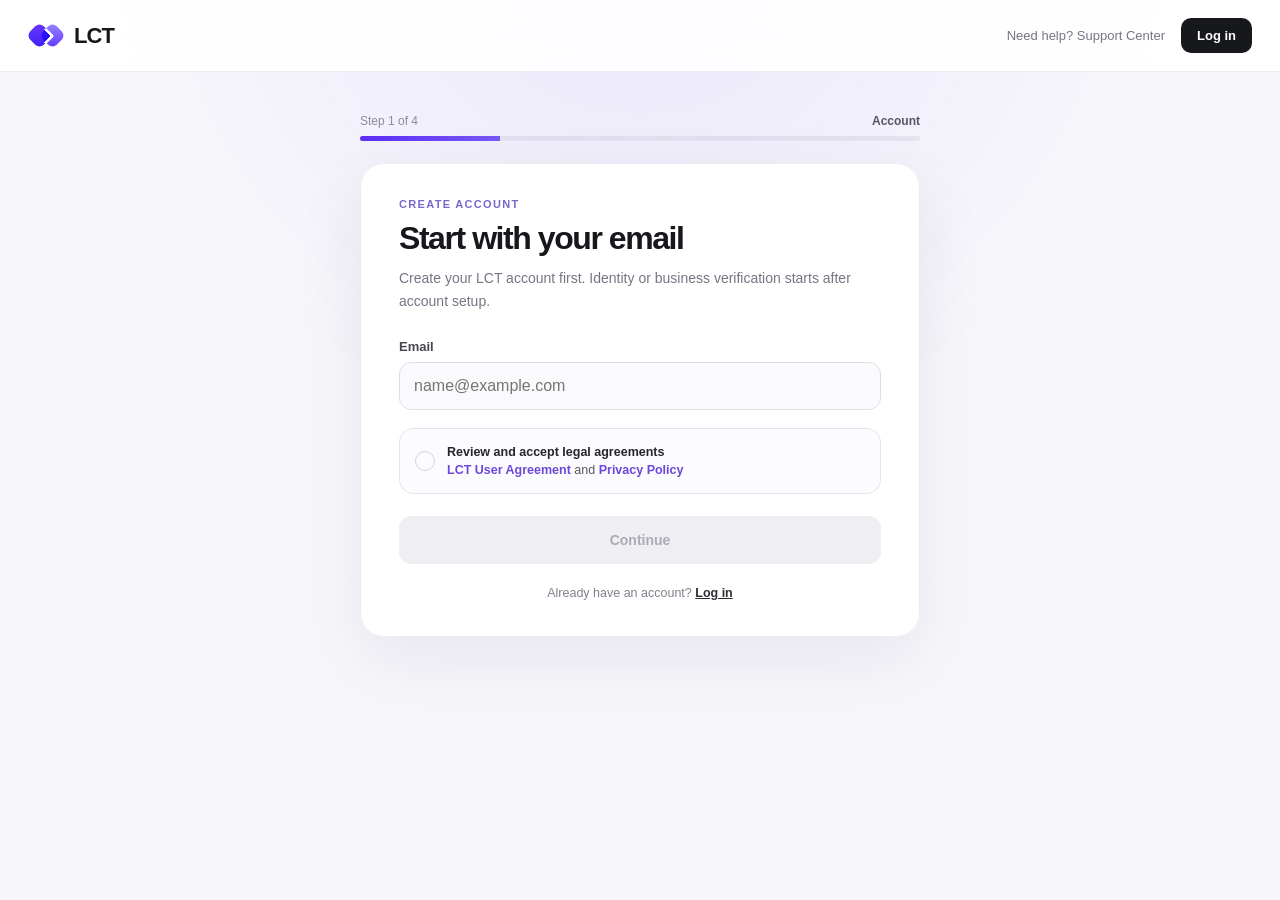
<file: index.html>
<!doctype html><html lang="en"><head><meta charset="utf-8"><meta name="viewport" content="width=device-width,initial-scale=1"><title>LCT KYC / KYB Prototype</title><link rel="stylesheet" href="style.css"></head><body><div id="app-root"></div><script>(async()=>{const n=6;const t=await Promise.all(Array.from({length:n},(_,i)=>fetch(`part${i+1}.html`).then(r=>r.text())));document.getElementById('app-root').innerHTML=t.join('');const s=document.createElement('script');s.src='app.js';document.body.appendChild(s)})()</script></body></html>
</file>
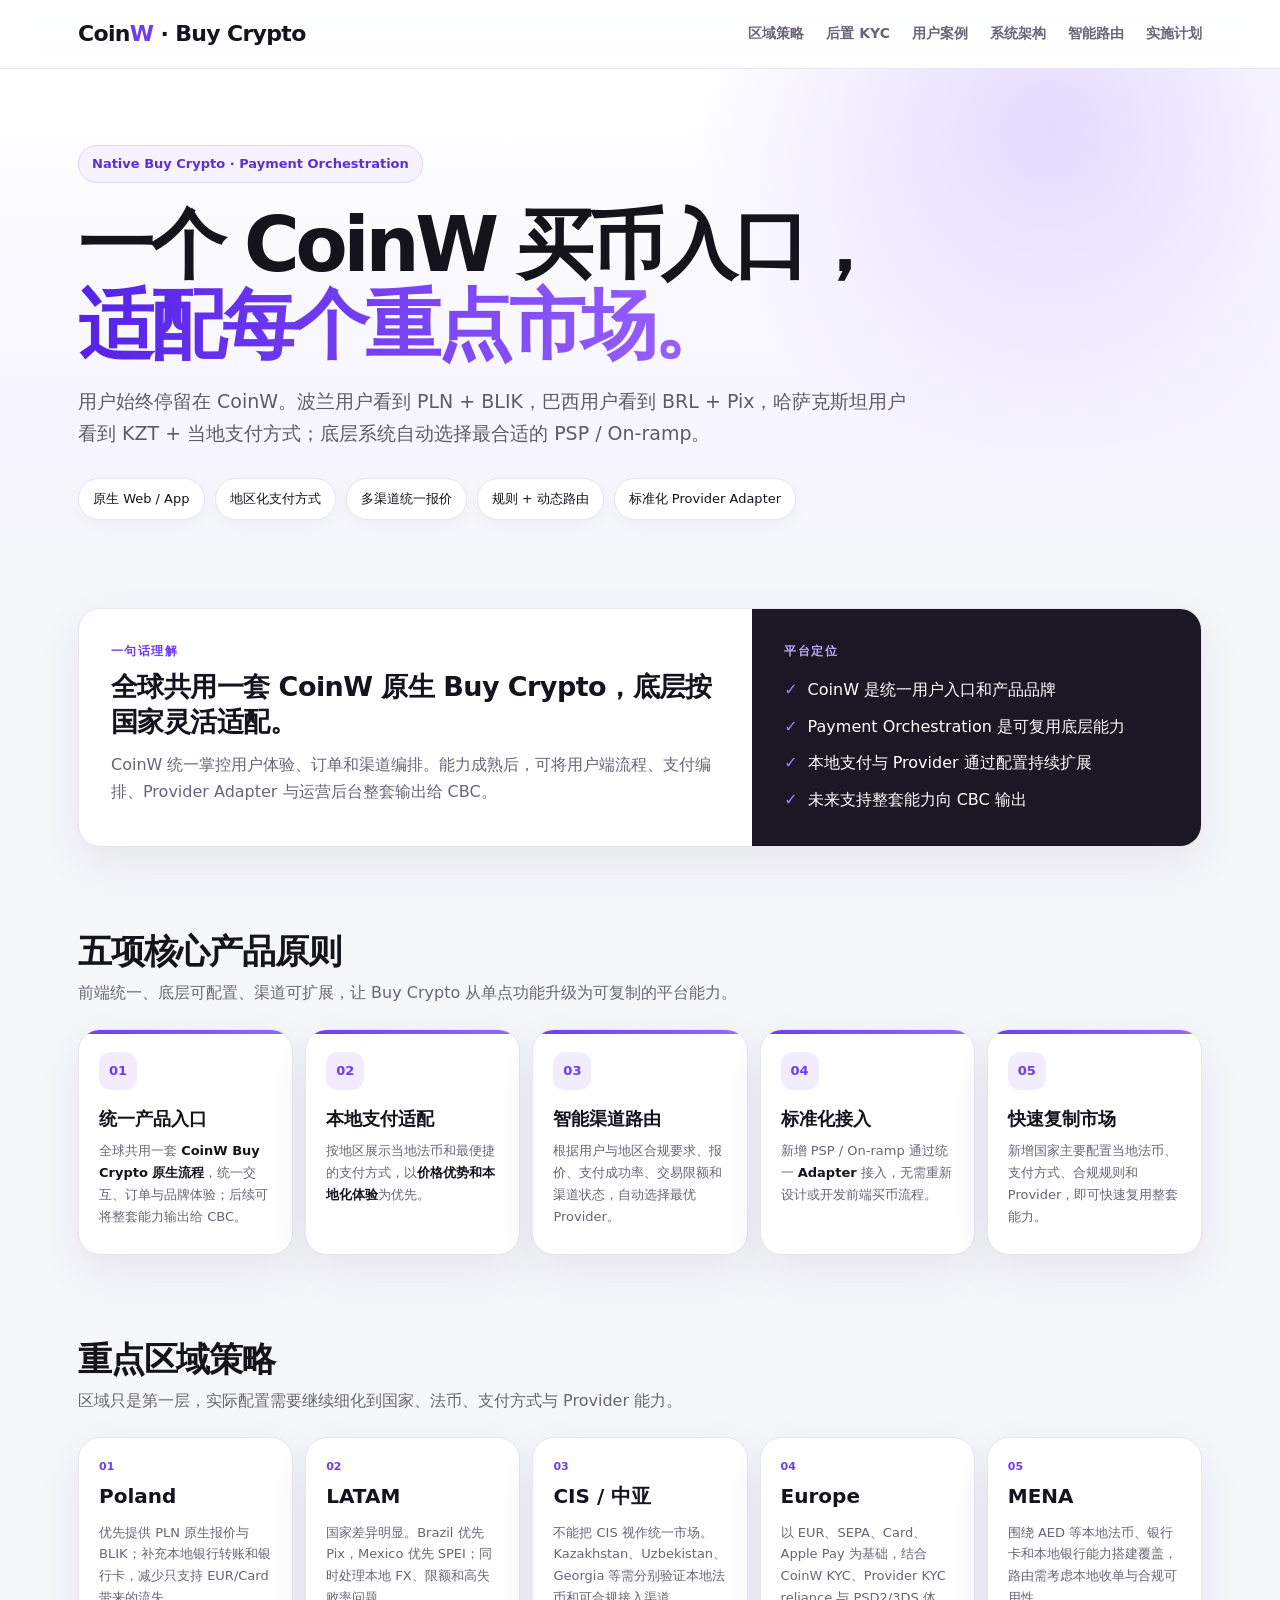
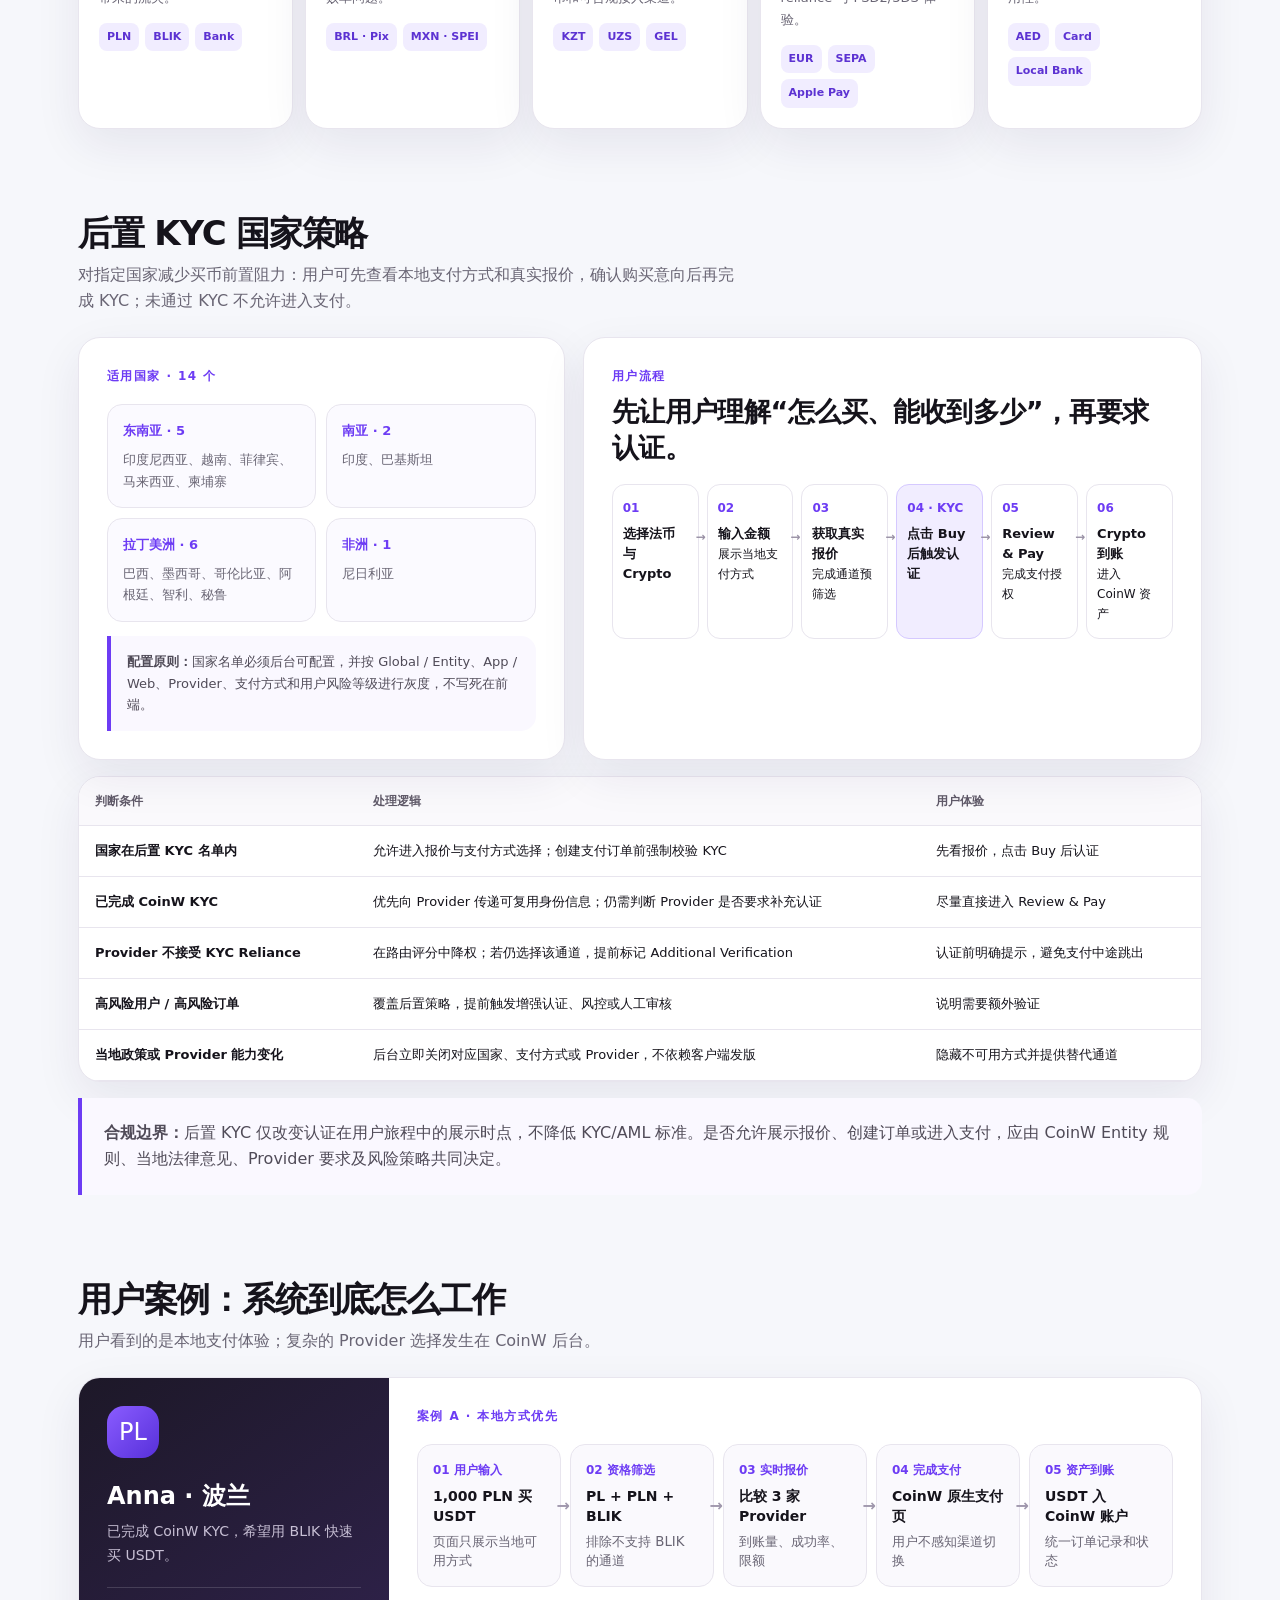
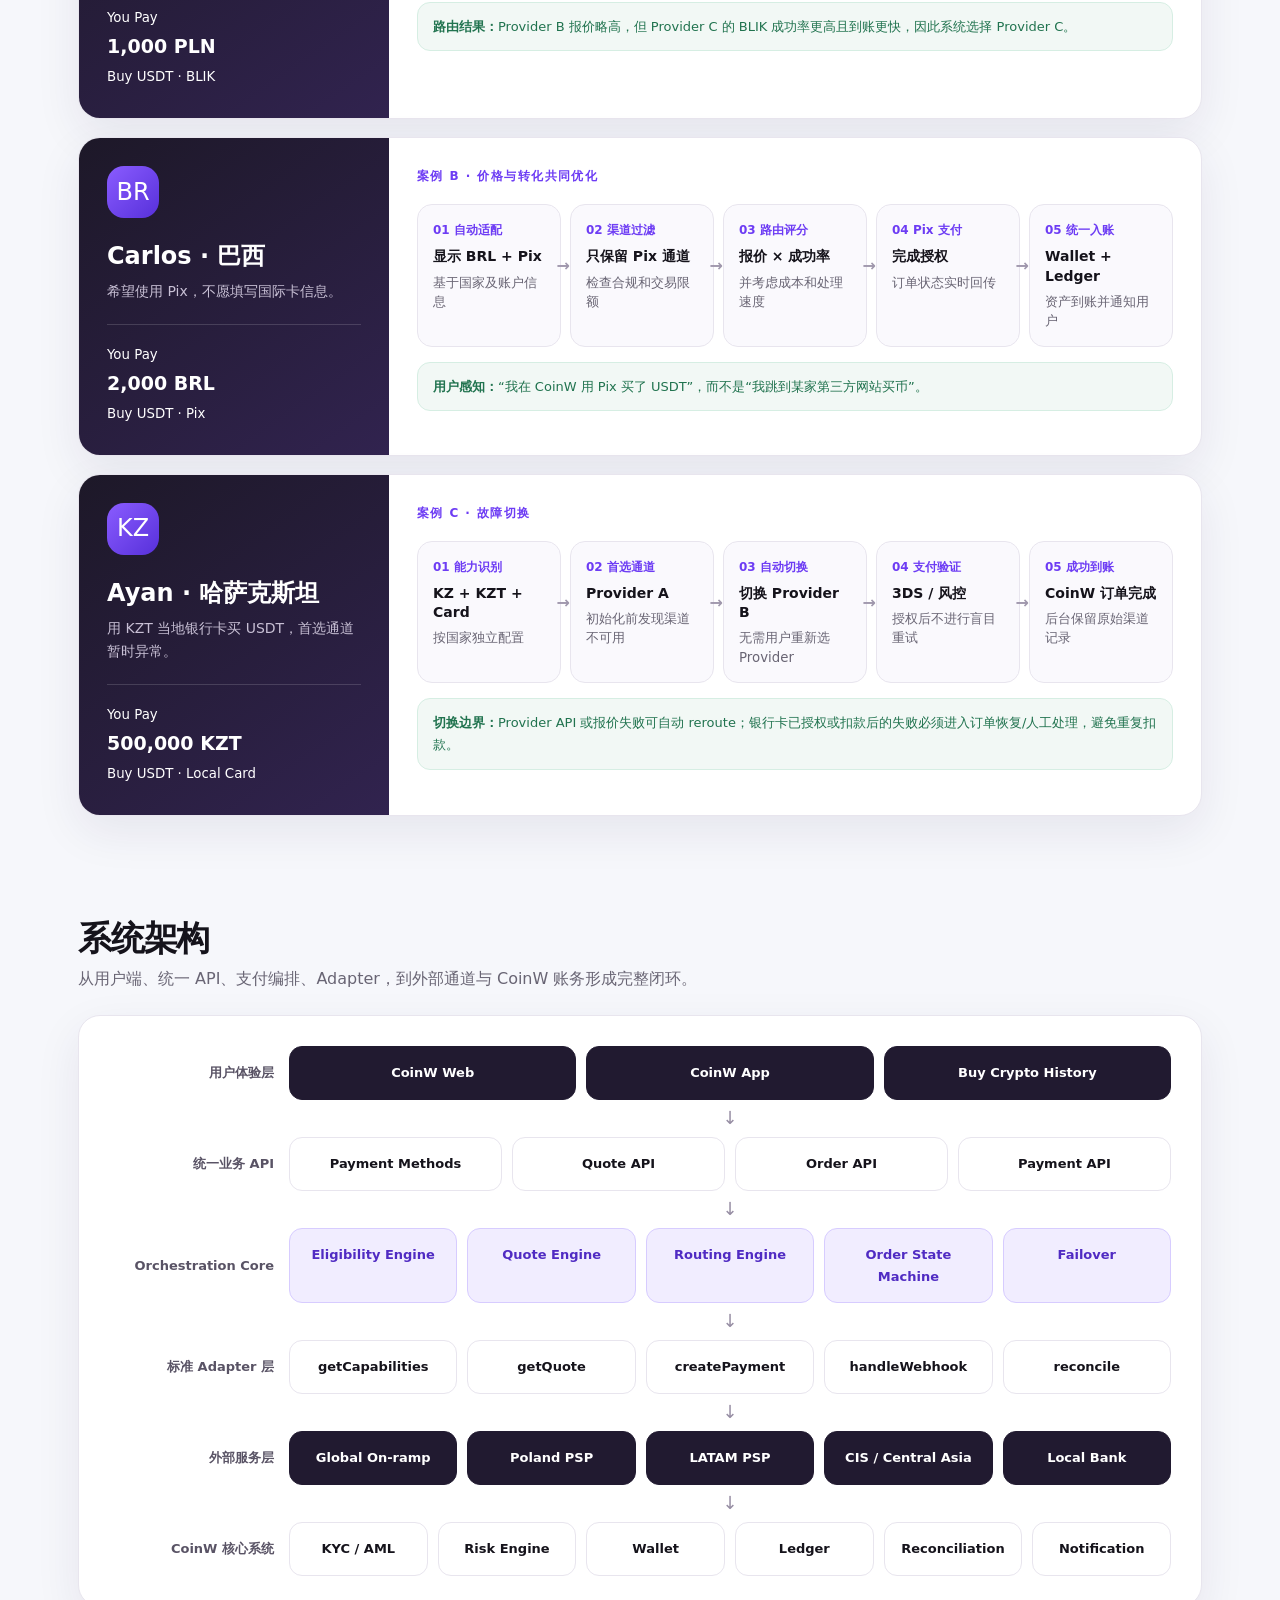
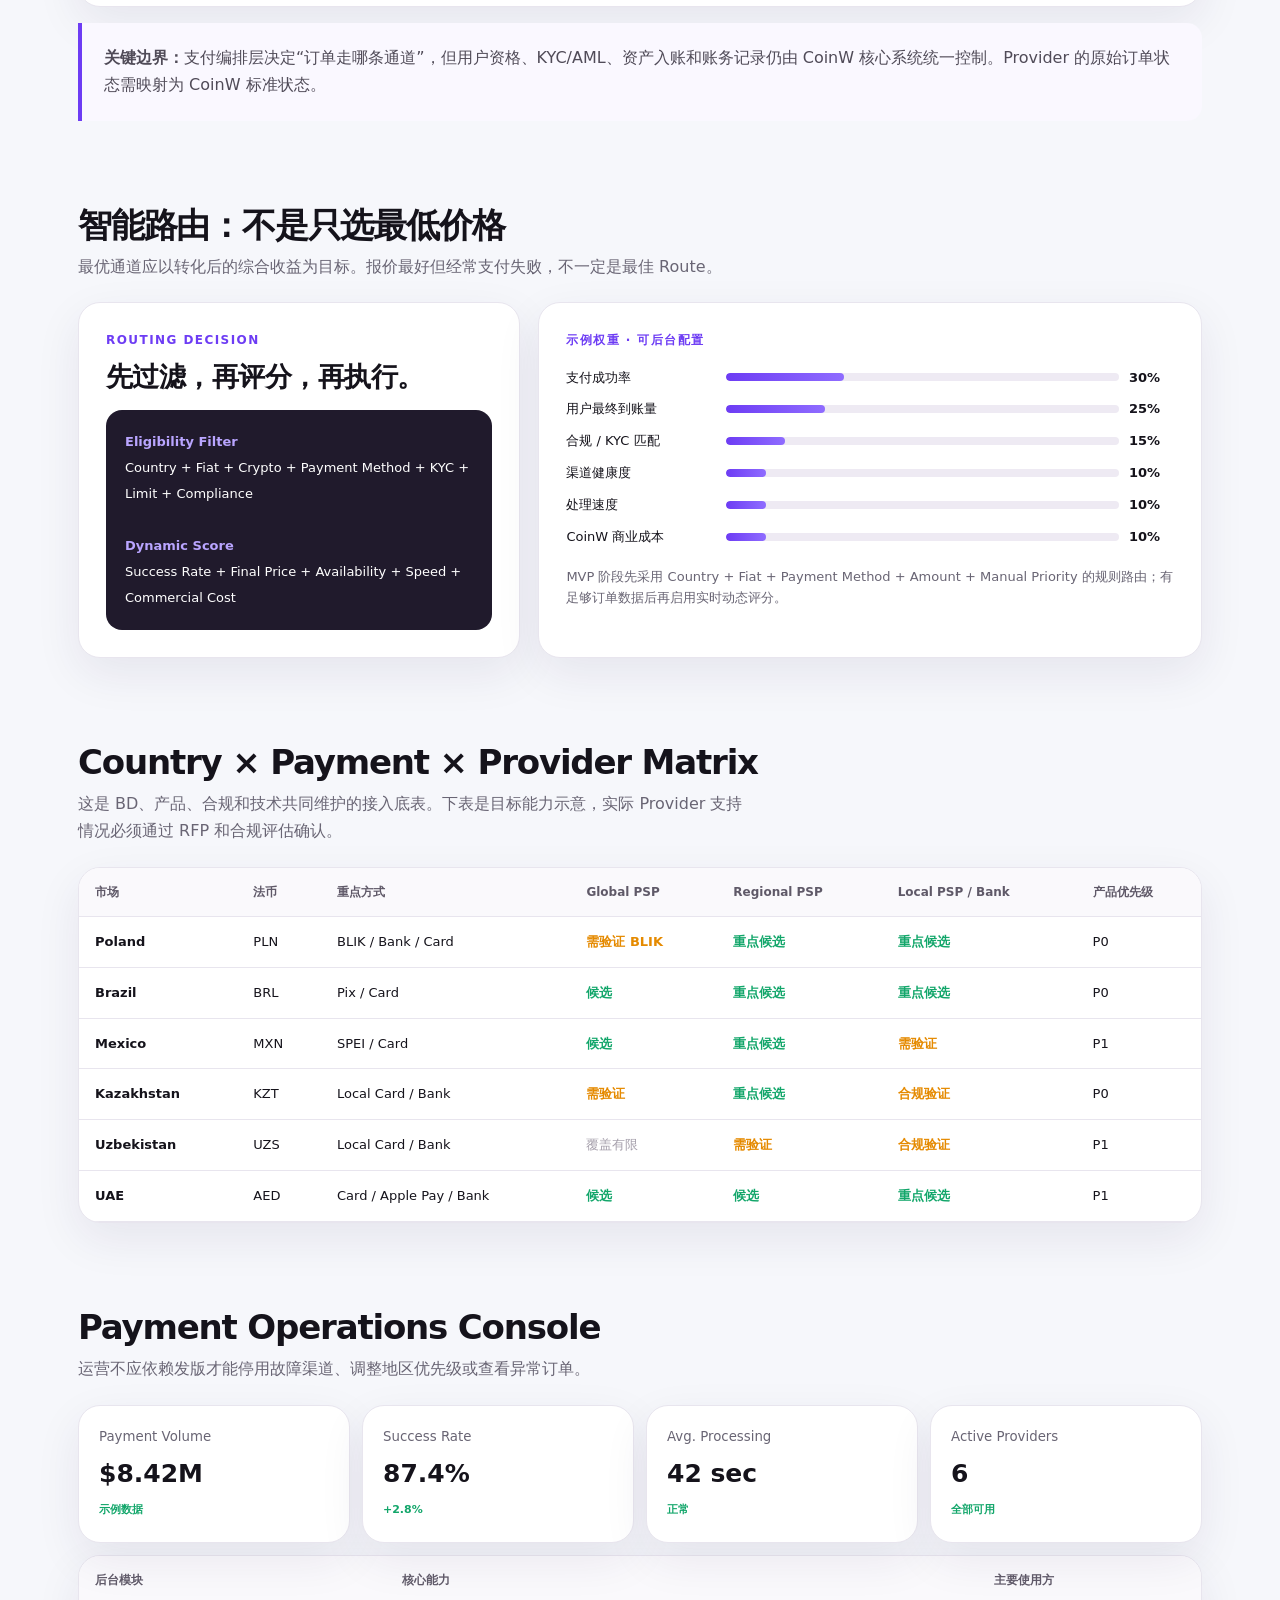
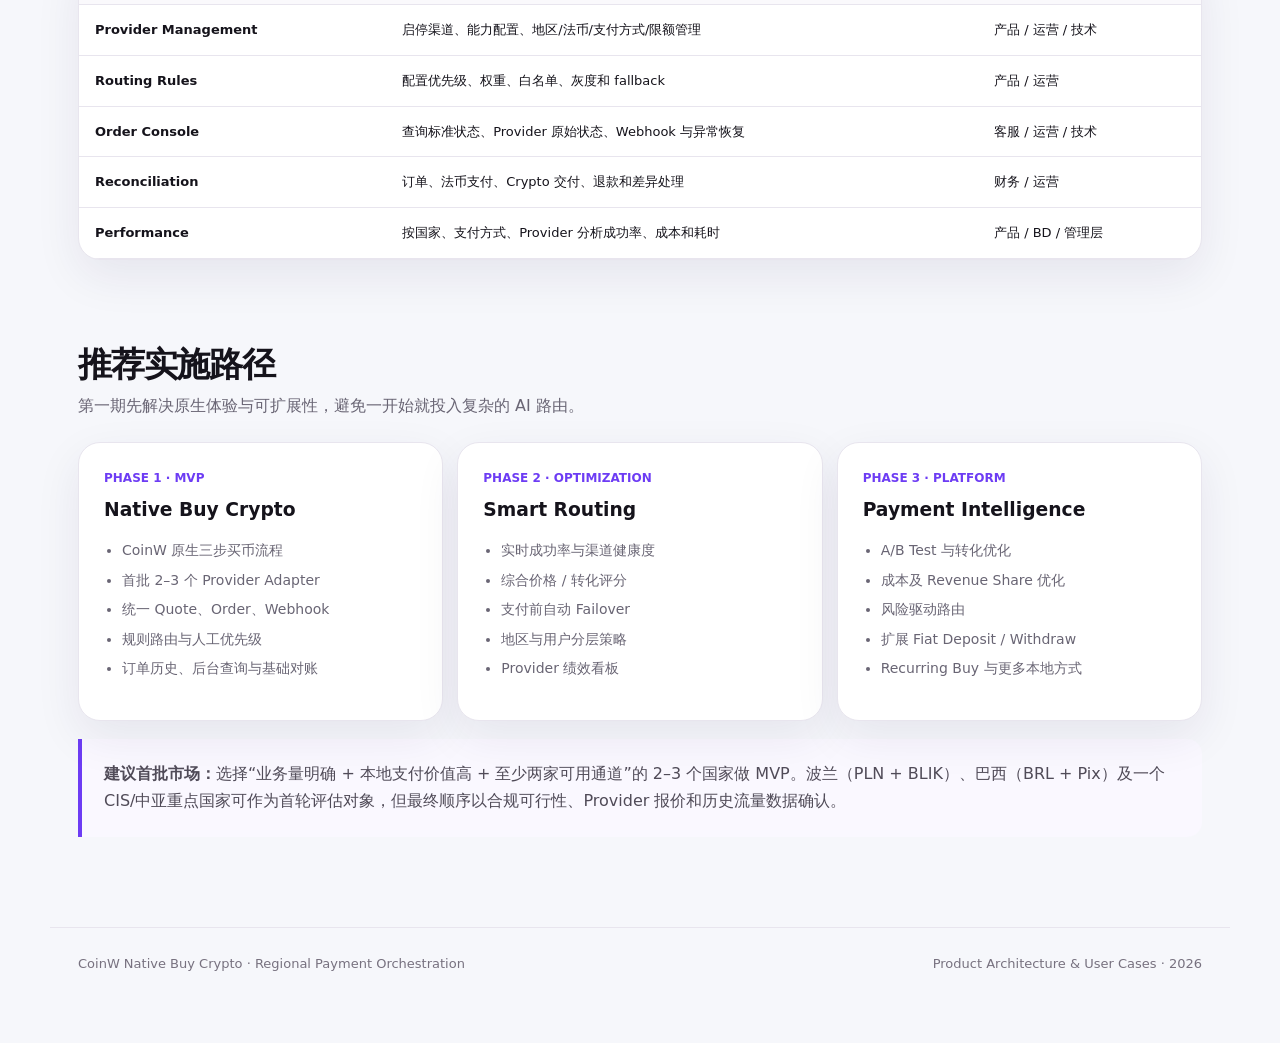
<file: buy-crypto-regional/index.html>
<!doctype html>
<html lang="zh-CN">
<head>
  <meta charset="utf-8" />
  <meta name="viewport" content="width=device-width,initial-scale=1" />
  <title>CoinW Native Buy Crypto｜区域化支付编排方案</title>
  <meta name="description" content="面向 CIS、中亚、拉美、波兰、欧洲及 MENA 市场的 CoinW 原生 Buy Crypto 与 Payment Orchestration 方案。" />
  <style>
    :root{
      --bg:#f6f7fb;--panel:#fff;--ink:#15131b;--muted:#696574;--line:#e8e5ee;
      --purple:#6d3cf4;--purple2:#8f6cff;--soft:#f1edff;--green:#12a66a;--amber:#e58a00;--red:#df4351;
      --shadow:0 16px 46px rgba(38,22,74,.08);--radius:22px;
    }
    *{box-sizing:border-box} html{scroll-behavior:smooth}
    body{margin:0;background:var(--bg);color:var(--ink);font-family:Inter,"PingFang SC","Microsoft YaHei",system-ui,-apple-system,sans-serif;line-height:1.68}
    a{color:inherit;text-decoration:none}.wrap{max-width:1180px;margin:auto;padding:0 28px}
    .top{position:sticky;top:0;z-index:20;background:rgba(255,255,255,.88);backdrop-filter:blur(16px);border-bottom:1px solid rgba(232,229,238,.9)}
    .top-inner{height:68px;display:flex;align-items:center;justify-content:space-between;gap:24px}
    .brand{font-weight:900;letter-spacing:-.03em;font-size:22px}.brand span{color:var(--purple)}
    .nav{display:flex;gap:22px;color:var(--muted);font-size:14px;font-weight:650}.nav a:hover{color:var(--purple)}
    .hero{padding:76px 0 46px;overflow:hidden;position:relative;background:radial-gradient(circle at 82% 12%,#e4dbff 0,transparent 31%),linear-gradient(180deg,#fff,#f7f5ff 68%,var(--bg))}
    .badge{display:inline-flex;align-items:center;gap:8px;border:1px solid #dcd2ff;background:#f6f2ff;color:#5b31d2;border-radius:100px;padding:7px 13px;font-size:13px;font-weight:800}
    h1{font-size:clamp(42px,6.6vw,76px);line-height:1.06;letter-spacing:-.055em;margin:22px 0 20px;max-width:990px}
    .gradient{background:linear-gradient(95deg,#5422e8,#9b63ff);-webkit-background-clip:text;color:transparent}
    .lead{max-width:840px;font-size:19px;color:#5f5a69;margin:0 0 28px}
    .hero-points{display:flex;flex-wrap:wrap;gap:10px}.pill{background:white;border:1px solid var(--line);border-radius:100px;padding:9px 14px;font-size:13px;box-shadow:0 5px 16px rgba(38,22,74,.04)}
    section{padding:42px 0}.section-head{display:flex;justify-content:space-between;align-items:end;gap:30px;margin-bottom:22px}
    h2{font-size:34px;line-height:1.2;letter-spacing:-.035em;margin:0}.sub{color:var(--muted);max-width:670px;margin:8px 0 0}
    .panel{background:var(--panel);border:1px solid var(--line);border-radius:var(--radius);box-shadow:var(--shadow)}
    .summary{display:grid;grid-template-columns:1.2fr .8fr;overflow:hidden}
    .summary>div{padding:32px}.summary .right{background:#1b1725;color:white}
    .eyebrow{font-size:12px;text-transform:uppercase;letter-spacing:.12em;color:var(--purple);font-weight:900}.right .eyebrow{color:#bba8ff}
    .big{font-size:27px;line-height:1.32;font-weight:850;letter-spacing:-.02em;margin:8px 0 12px}
    .checklist{display:grid;gap:10px;margin-top:16px}.check{display:flex;gap:10px;align-items:flex-start}.check i{font-style:normal;color:#9d82ff}
    .region-grid{display:grid;grid-template-columns:repeat(5,1fr);gap:12px}.region{padding:20px;min-height:210px;position:relative;overflow:hidden}
    .principle-grid{display:grid;grid-template-columns:repeat(5,1fr);gap:12px}.principle{padding:22px 20px;min-height:226px;position:relative;overflow:hidden}.principle:before{content:"";position:absolute;left:0;top:0;width:100%;height:4px;background:linear-gradient(90deg,var(--purple),var(--purple2))}.principle .icon{width:38px;height:38px;border-radius:12px;background:var(--soft);color:var(--purple);display:grid;place-items:center;font-size:13px;font-weight:900;margin-bottom:17px}.principle h3{font-size:18px;line-height:1.35;margin:0 0 9px}.principle p{font-size:13px;color:var(--muted);margin:0}.principle strong{color:var(--ink)}
    .region .num{font-size:11px;color:var(--purple);font-weight:900}.region h3{font-size:20px;margin:4px 0 8px}.region p{font-size:13px;color:var(--muted);margin:0}.tag-row{display:flex;gap:6px;flex-wrap:wrap;margin-top:14px}.tag{font-size:11px;font-weight:800;padding:5px 8px;border-radius:8px;background:var(--soft);color:#5c32d2}
    .case{display:grid;grid-template-columns:310px 1fr;overflow:hidden;margin-bottom:18px}.person{padding:28px;background:linear-gradient(145deg,#1d1828,#31234f);color:white}.avatar{width:52px;height:52px;border-radius:17px;background:linear-gradient(135deg,#8a5cff,#5730da);display:grid;place-items:center;font-size:24px;margin-bottom:18px}
    .person h3{font-size:24px;margin:0 0 4px}.person p{margin:0;color:#c8c0d5;font-size:14px}.order{margin-top:20px;border-top:1px solid rgba(255,255,255,.15);padding-top:16px}.order strong{font-size:19px}.journey{padding:28px}.flow{display:grid;grid-template-columns:repeat(5,1fr);gap:9px;margin-top:18px}.step{background:#faf9fd;border:1px solid var(--line);border-radius:15px;padding:15px;min-height:126px;position:relative}.step b{display:block;color:var(--purple);font-size:12px;margin-bottom:7px}.step strong{font-size:14px;display:block;line-height:1.38}.step small{display:block;color:var(--muted);margin-top:6px;line-height:1.45}.step:not(:last-child):after{content:"→";position:absolute;right:-10px;top:48px;z-index:2;color:#9f97ac;font-weight:900}
    .decision{margin-top:15px;padding:13px 15px;border-radius:13px;background:#f2f8f5;border:1px solid #d6eee3;color:#21734f;font-size:13px}
    .architecture{padding:30px;overflow:auto}.arch{min-width:900px;display:grid;gap:13px}.layer{display:grid;grid-template-columns:165px 1fr;gap:15px;align-items:center}.layer-title{font-size:13px;font-weight:900;color:#595365;text-align:right}.boxes{display:grid;grid-auto-flow:column;grid-auto-columns:1fr;gap:10px}.box{border:1px solid var(--line);border-radius:13px;padding:15px 12px;text-align:center;background:#fff;font-size:13px;font-weight:750}.box.core{background:var(--soft);border-color:#d7ccff;color:#502bc3}.box.dark{background:#211a30;color:#fff;border-color:#211a30}.connector{text-align:center;color:#968da3;font-size:18px;height:11px;line-height:10px;margin-left:180px}
    .route-wrap{display:grid;grid-template-columns:.8fr 1.2fr;gap:18px}.route-card{padding:27px}.formula{border-radius:16px;background:#201a2c;color:#fff;padding:19px;margin-top:16px;font-size:13px;line-height:2}.formula span{color:#b9a5ff;font-weight:800}.weights{display:grid;gap:10px;margin-top:16px}.weight{display:grid;grid-template-columns:150px 1fr 45px;align-items:center;gap:10px;font-size:13px}.bar{height:8px;background:#eeeaf3;border-radius:20px;overflow:hidden}.bar i{display:block;height:100%;background:linear-gradient(90deg,var(--purple),var(--purple2));border-radius:20px}
    .table-wrap{overflow:auto}.matrix{width:100%;border-collapse:collapse;min-width:900px}.matrix th,.matrix td{padding:14px 16px;border-bottom:1px solid var(--line);text-align:left;font-size:13px}.matrix th{background:#faf9fc;color:#5f5968;font-size:12px}.matrix td:first-child{font-weight:850}.yes{color:var(--green);font-weight:800}.verify{color:var(--amber);font-weight:800}.no{color:#a6a0ac}
    .ops{display:grid;grid-template-columns:repeat(4,1fr);gap:12px;margin-bottom:12px}.metric{padding:20px}.metric small{display:block;color:var(--muted)}.metric strong{font-size:25px;display:block;margin-top:5px}.status{font-size:11px;color:var(--green);font-weight:800}
    .phases{display:grid;grid-template-columns:repeat(3,1fr);gap:14px}.phase{padding:25px}.phase .pnum{color:var(--purple);font-weight:900;font-size:12px}.phase h3{margin:6px 0 12px}.phase ul{padding-left:18px;color:var(--muted);font-size:14px}.phase li{margin:6px 0}
    .note{padding:22px;border-left:4px solid var(--purple);background:#faf8ff;border-radius:0 15px 15px 0;color:#504b58}
    .kyc-layout{display:grid;grid-template-columns:.88fr 1.12fr;gap:18px}.kyc-card{padding:28px}.country-groups{display:grid;grid-template-columns:1fr 1fr;gap:10px;margin-top:18px}.country-group{border:1px solid var(--line);background:#fbfaff;border-radius:15px;padding:15px}.country-group b{display:block;font-size:13px;color:var(--purple);margin-bottom:7px}.country-group span{display:block;font-size:13px;color:var(--muted);line-height:1.65}.kyc-flow{display:grid;grid-template-columns:repeat(6,1fr);gap:8px;margin-top:18px}.kyc-step{padding:13px 10px;min-height:112px;border-radius:13px;border:1px solid var(--line);background:#fff;font-size:12px;position:relative}.kyc-step em{font-style:normal;color:var(--purple);font-weight:900;display:block;margin-bottom:6px}.kyc-step strong{font-size:13px;line-height:1.35}.kyc-step.highlight{background:var(--soft);border-color:#d5c9ff}.kyc-step:not(:last-child):after{content:"→";position:absolute;right:-8px;top:42px;color:#9991a5;font-weight:900;z-index:2}
    footer{padding:48px 0 68px;color:#77717f;font-size:13px}.footer-inner{display:flex;justify-content:space-between;gap:20px;border-top:1px solid var(--line);padding-top:25px}
    @media(max-width:980px){.region-grid,.principle-grid{grid-template-columns:repeat(2,1fr)}.case{grid-template-columns:1fr}.flow{grid-template-columns:1fr 1fr}.step:not(:last-child):after{display:none}.route-wrap,.summary,.kyc-layout{grid-template-columns:1fr}.kyc-flow{grid-template-columns:repeat(3,1fr)}.kyc-step:not(:last-child):after{display:none}.ops{grid-template-columns:1fr 1fr}.phases{grid-template-columns:1fr}.nav{display:none}}
    @media(max-width:620px){.wrap{padding:0 16px}.hero{padding-top:50px}h1{font-size:42px}.lead{font-size:16px}.section-head{display:block}.region-grid,.principle-grid,.flow,.ops,.country-groups,.kyc-flow{grid-template-columns:1fr}.region,.principle{min-height:auto}.summary>div,.person,.journey,.architecture,.route-card,.kyc-card{padding:21px}.footer-inner{display:block}}
  </style>
</head>
<body>
  <header class="top"><div class="wrap top-inner"><div class="brand">Coin<span>W</span> · Buy Crypto</div><nav class="nav"><a href="#strategy">区域策略</a><a href="#kyc">后置 KYC</a><a href="#cases">用户案例</a><a href="#architecture">系统架构</a><a href="#routing">智能路由</a><a href="#roadmap">实施计划</a></nav></div></header>

  <main>
    <section class="hero">
      <div class="wrap">
        <div class="badge">Native Buy Crypto · Payment Orchestration</div>
        <h1>一个 CoinW 买币入口，<br><span class="gradient">适配每个重点市场。</span></h1>
        <p class="lead">用户始终停留在 CoinW。波兰用户看到 PLN + BLIK，巴西用户看到 BRL + Pix，哈萨克斯坦用户看到 KZT + 当地支付方式；底层系统自动选择最合适的 PSP / On-ramp。</p>
        <div class="hero-points"><span class="pill">原生 Web / App</span><span class="pill">地区化支付方式</span><span class="pill">多渠道统一报价</span><span class="pill">规则 + 动态路由</span><span class="pill">标准化 Provider Adapter</span></div>
      </div>
    </section>

    <section><div class="wrap"><div class="panel summary">
      <div><div class="eyebrow">一句话理解</div><div class="big">全球共用一套 CoinW 原生 Buy Crypto，底层按国家灵活适配。</div><p class="sub">CoinW 统一掌控用户体验、订单和渠道编排。能力成熟后，可将用户端流程、支付编排、Provider Adapter 与运营后台整套输出给 CBC。</p></div>
      <div class="right"><div class="eyebrow">平台定位</div><div class="checklist"><div class="check"><i>✓</i><span>CoinW 是统一用户入口和产品品牌</span></div><div class="check"><i>✓</i><span>Payment Orchestration 是可复用底层能力</span></div><div class="check"><i>✓</i><span>本地支付与 Provider 通过配置持续扩展</span></div><div class="check"><i>✓</i><span>未来支持整套能力向 CBC 输出</span></div></div></div>
    </div></div></section>

    <section><div class="wrap"><div class="section-head"><div><h2>五项核心产品原则</h2><p class="sub">前端统一、底层可配置、渠道可扩展，让 Buy Crypto 从单点功能升级为可复制的平台能力。</p></div></div>
      <div class="principle-grid">
        <article class="panel principle"><div class="icon">01</div><h3>统一产品入口</h3><p>全球共用一套 <strong>CoinW Buy Crypto 原生流程</strong>，统一交互、订单与品牌体验；后续可将整套能力输出给 CBC。</p></article>
        <article class="panel principle"><div class="icon">02</div><h3>本地支付适配</h3><p>按地区展示当地法币和最便捷的支付方式，以<strong>价格优势和本地化体验</strong>为优先。</p></article>
        <article class="panel principle"><div class="icon">03</div><h3>智能渠道路由</h3><p>根据用户与地区合规要求、报价、支付成功率、交易限额和渠道状态，自动选择最优 Provider。</p></article>
        <article class="panel principle"><div class="icon">04</div><h3>标准化接入</h3><p>新增 PSP / On-ramp 通过统一 <strong>Adapter</strong> 接入，无需重新设计或开发前端买币流程。</p></article>
        <article class="panel principle"><div class="icon">05</div><h3>快速复制市场</h3><p>新增国家主要配置当地法币、支付方式、合规规则和 Provider，即可快速复用整套能力。</p></article>
      </div>
    </div></section>

    <section id="strategy"><div class="wrap"><div class="section-head"><div><h2>重点区域策略</h2><p class="sub">区域只是第一层，实际配置需要继续细化到国家、法币、支付方式与 Provider 能力。</p></div></div>
      <div class="region-grid">
        <article class="panel region"><div class="num">01</div><h3>Poland</h3><p>优先提供 PLN 原生报价与 BLIK；补充本地银行转账和银行卡，减少只支持 EUR/Card 带来的流失。</p><div class="tag-row"><span class="tag">PLN</span><span class="tag">BLIK</span><span class="tag">Bank</span></div></article>
        <article class="panel region"><div class="num">02</div><h3>LATAM</h3><p>国家差异明显。Brazil 优先 Pix，Mexico 优先 SPEI；同时处理本地 FX、限额和高失败率问题。</p><div class="tag-row"><span class="tag">BRL · Pix</span><span class="tag">MXN · SPEI</span></div></article>
        <article class="panel region"><div class="num">03</div><h3>CIS / 中亚</h3><p>不能把 CIS 视作统一市场。Kazakhstan、Uzbekistan、Georgia 等需分别验证本地法币和可合规接入渠道。</p><div class="tag-row"><span class="tag">KZT</span><span class="tag">UZS</span><span class="tag">GEL</span></div></article>
        <article class="panel region"><div class="num">04</div><h3>Europe</h3><p>以 EUR、SEPA、Card、Apple Pay 为基础，结合 CoinW KYC、Provider KYC reliance 与 PSD2/3DS 体验。</p><div class="tag-row"><span class="tag">EUR</span><span class="tag">SEPA</span><span class="tag">Apple Pay</span></div></article>
        <article class="panel region"><div class="num">05</div><h3>MENA</h3><p>围绕 AED 等本地法币、银行卡和本地银行能力搭建覆盖，路由需考虑本地收单与合规可用性。</p><div class="tag-row"><span class="tag">AED</span><span class="tag">Card</span><span class="tag">Local Bank</span></div></article>
      </div>
    </div></section>

    <section id="kyc"><div class="wrap"><div class="section-head"><div><h2>后置 KYC 国家策略</h2><p class="sub">对指定国家减少买币前置阻力：用户可先查看本地支付方式和真实报价，确认购买意向后再完成 KYC；未通过 KYC 不允许进入支付。</p></div></div>
      <div class="kyc-layout">
        <article class="panel kyc-card"><div class="eyebrow">适用国家 · 14 个</div><div class="country-groups">
          <div class="country-group"><b>东南亚 · 5</b><span>印度尼西亚、越南、菲律宾、马来西亚、柬埔寨</span></div>
          <div class="country-group"><b>南亚 · 2</b><span>印度、巴基斯坦</span></div>
          <div class="country-group"><b>拉丁美洲 · 6</b><span>巴西、墨西哥、哥伦比亚、阿根廷、智利、秘鲁</span></div>
          <div class="country-group"><b>非洲 · 1</b><span>尼日利亚</span></div>
        </div><div class="note" style="margin-top:14px;padding:15px 16px;font-size:13px"><strong>配置原则：</strong>国家名单必须后台可配置，并按 Global / Entity、App / Web、Provider、支付方式和用户风险等级进行灰度，不写死在前端。</div></article>
        <article class="panel kyc-card"><div class="eyebrow">用户流程</div><div class="big">先让用户理解“怎么买、能收到多少”，再要求认证。</div><div class="kyc-flow">
          <div class="kyc-step"><em>01</em><strong>选择法币与 Crypto</strong></div>
          <div class="kyc-step"><em>02</em><strong>输入金额</strong><br>展示当地支付方式</div>
          <div class="kyc-step"><em>03</em><strong>获取真实报价</strong><br>完成通道预筛选</div>
          <div class="kyc-step highlight"><em>04 · KYC</em><strong>点击 Buy 后触发认证</strong></div>
          <div class="kyc-step"><em>05</em><strong>Review & Pay</strong><br>完成支付授权</div>
          <div class="kyc-step"><em>06</em><strong>Crypto 到账</strong><br>进入 CoinW 资产</div>
        </div></article>
      </div>
      <div class="panel table-wrap" style="margin-top:16px"><table class="matrix"><thead><tr><th>判断条件</th><th>处理逻辑</th><th>用户体验</th></tr></thead><tbody>
        <tr><td>国家在后置 KYC 名单内</td><td>允许进入报价与支付方式选择；创建支付订单前强制校验 KYC</td><td>先看报价，点击 Buy 后认证</td></tr>
        <tr><td>已完成 CoinW KYC</td><td>优先向 Provider 传递可复用身份信息；仍需判断 Provider 是否要求补充认证</td><td>尽量直接进入 Review & Pay</td></tr>
        <tr><td>Provider 不接受 KYC Reliance</td><td>在路由评分中降权；若仍选择该通道，提前标记 Additional Verification</td><td>认证前明确提示，避免支付中途跳出</td></tr>
        <tr><td>高风险用户 / 高风险订单</td><td>覆盖后置策略，提前触发增强认证、风控或人工审核</td><td>说明需要额外验证</td></tr>
        <tr><td>当地政策或 Provider 能力变化</td><td>后台立即关闭对应国家、支付方式或 Provider，不依赖客户端发版</td><td>隐藏不可用方式并提供替代通道</td></tr>
      </tbody></table></div>
      <div class="note" style="margin-top:16px"><strong>合规边界：</strong>后置 KYC 仅改变认证在用户旅程中的展示时点，不降低 KYC/AML 标准。是否允许展示报价、创建订单或进入支付，应由 CoinW Entity 规则、当地法律意见、Provider 要求及风险策略共同决定。</div>
    </div></section>

    <section id="cases"><div class="wrap"><div class="section-head"><div><h2>用户案例：系统到底怎么工作</h2><p class="sub">用户看到的是本地支付体验；复杂的 Provider 选择发生在 CoinW 后台。</p></div></div>
      <article class="panel case"><div class="person"><div class="avatar">PL</div><h3>Anna · 波兰</h3><p>已完成 CoinW KYC，希望用 BLIK 快速买 USDT。</p><div class="order"><small>You Pay</small><br><strong>1,000 PLN</strong><br><small>Buy USDT · BLIK</small></div></div><div class="journey"><div class="eyebrow">案例 A · 本地方式优先</div><div class="flow"><div class="step"><b>01 用户输入</b><strong>1,000 PLN 买 USDT</strong><small>页面只展示当地可用方式</small></div><div class="step"><b>02 资格筛选</b><strong>PL + PLN + BLIK</strong><small>排除不支持 BLIK 的通道</small></div><div class="step"><b>03 实时报价</b><strong>比较 3 家 Provider</strong><small>到账量、成功率、限额</small></div><div class="step"><b>04 完成支付</b><strong>CoinW 原生支付页</strong><small>用户不感知渠道切换</small></div><div class="step"><b>05 资产到账</b><strong>USDT 入 CoinW 账户</strong><small>统一订单记录和状态</small></div></div><div class="decision"><strong>路由结果：</strong>Provider B 报价略高，但 Provider C 的 BLIK 成功率更高且到账更快，因此系统选择 Provider C。</div></div></article>
      <article class="panel case"><div class="person"><div class="avatar">BR</div><h3>Carlos · 巴西</h3><p>希望使用 Pix，不愿填写国际卡信息。</p><div class="order"><small>You Pay</small><br><strong>2,000 BRL</strong><br><small>Buy USDT · Pix</small></div></div><div class="journey"><div class="eyebrow">案例 B · 价格与转化共同优化</div><div class="flow"><div class="step"><b>01 自动适配</b><strong>显示 BRL + Pix</strong><small>基于国家及账户信息</small></div><div class="step"><b>02 渠道过滤</b><strong>只保留 Pix 通道</strong><small>检查合规和交易限额</small></div><div class="step"><b>03 路由评分</b><strong>报价 × 成功率</strong><small>并考虑成本和处理速度</small></div><div class="step"><b>04 Pix 支付</b><strong>完成授权</strong><small>订单状态实时回传</small></div><div class="step"><b>05 统一入账</b><strong>Wallet + Ledger</strong><small>资产到账并通知用户</small></div></div><div class="decision"><strong>用户感知：</strong>“我在 CoinW 用 Pix 买了 USDT”，而不是“我跳到某家第三方网站买币”。</div></div></article>
      <article class="panel case"><div class="person"><div class="avatar">KZ</div><h3>Ayan · 哈萨克斯坦</h3><p>用 KZT 当地银行卡买 USDT，首选通道暂时异常。</p><div class="order"><small>You Pay</small><br><strong>500,000 KZT</strong><br><small>Buy USDT · Local Card</small></div></div><div class="journey"><div class="eyebrow">案例 C · 故障切换</div><div class="flow"><div class="step"><b>01 能力识别</b><strong>KZ + KZT + Card</strong><small>按国家独立配置</small></div><div class="step"><b>02 首选通道</b><strong>Provider A</strong><small>初始化前发现渠道不可用</small></div><div class="step"><b>03 自动切换</b><strong>切换 Provider B</strong><small>无需用户重新选 Provider</small></div><div class="step"><b>04 支付验证</b><strong>3DS / 风控</strong><small>授权后不进行盲目重试</small></div><div class="step"><b>05 成功到账</b><strong>CoinW 订单完成</strong><small>后台保留原始渠道记录</small></div></div><div class="decision"><strong>切换边界：</strong>Provider API 或报价失败可自动 reroute；银行卡已授权或扣款后的失败必须进入订单恢复/人工处理，避免重复扣款。</div></div></article>
    </div></section>

    <section id="architecture"><div class="wrap"><div class="section-head"><div><h2>系统架构</h2><p class="sub">从用户端、统一 API、支付编排、Adapter，到外部通道与 CoinW 账务形成完整闭环。</p></div></div>
      <div class="panel architecture"><div class="arch">
        <div class="layer"><div class="layer-title">用户体验层</div><div class="boxes"><div class="box dark">CoinW Web</div><div class="box dark">CoinW App</div><div class="box dark">Buy Crypto History</div></div></div><div class="connector">↓</div>
        <div class="layer"><div class="layer-title">统一业务 API</div><div class="boxes"><div class="box">Payment Methods</div><div class="box">Quote API</div><div class="box">Order API</div><div class="box">Payment API</div></div></div><div class="connector">↓</div>
        <div class="layer"><div class="layer-title">Orchestration Core</div><div class="boxes"><div class="box core">Eligibility Engine</div><div class="box core">Quote Engine</div><div class="box core">Routing Engine</div><div class="box core">Order State Machine</div><div class="box core">Failover</div></div></div><div class="connector">↓</div>
        <div class="layer"><div class="layer-title">标准 Adapter 层</div><div class="boxes"><div class="box">getCapabilities</div><div class="box">getQuote</div><div class="box">createPayment</div><div class="box">handleWebhook</div><div class="box">reconcile</div></div></div><div class="connector">↓</div>
        <div class="layer"><div class="layer-title">外部服务层</div><div class="boxes"><div class="box dark">Global On-ramp</div><div class="box dark">Poland PSP</div><div class="box dark">LATAM PSP</div><div class="box dark">CIS / Central Asia</div><div class="box dark">Local Bank</div></div></div><div class="connector">↓</div>
        <div class="layer"><div class="layer-title">CoinW 核心系统</div><div class="boxes"><div class="box">KYC / AML</div><div class="box">Risk Engine</div><div class="box">Wallet</div><div class="box">Ledger</div><div class="box">Reconciliation</div><div class="box">Notification</div></div></div>
      </div></div>
      <div class="note" style="margin-top:16px"><strong>关键边界：</strong>支付编排层决定“订单走哪条通道”，但用户资格、KYC/AML、资产入账和账务记录仍由 CoinW 核心系统统一控制。Provider 的原始订单状态需映射为 CoinW 标准状态。</div>
    </div></section>

    <section id="routing"><div class="wrap"><div class="section-head"><div><h2>智能路由：不是只选最低价格</h2><p class="sub">最优通道应以转化后的综合收益为目标。报价最好但经常支付失败，不一定是最佳 Route。</p></div></div>
      <div class="route-wrap"><div class="panel route-card"><div class="eyebrow">Routing Decision</div><div class="big">先过滤，再评分，再执行。</div><div class="formula"><span>Eligibility Filter</span><br>Country + Fiat + Crypto + Payment Method + KYC + Limit + Compliance<br><br><span>Dynamic Score</span><br>Success Rate + Final Price + Availability + Speed + Commercial Cost</div></div>
      <div class="panel route-card"><div class="eyebrow">示例权重 · 可后台配置</div><div class="weights"><div class="weight"><span>支付成功率</span><div class="bar"><i style="width:30%"></i></div><b>30%</b></div><div class="weight"><span>用户最终到账量</span><div class="bar"><i style="width:25%"></i></div><b>25%</b></div><div class="weight"><span>合规 / KYC 匹配</span><div class="bar"><i style="width:15%"></i></div><b>15%</b></div><div class="weight"><span>渠道健康度</span><div class="bar"><i style="width:10%"></i></div><b>10%</b></div><div class="weight"><span>处理速度</span><div class="bar"><i style="width:10%"></i></div><b>10%</b></div><div class="weight"><span>CoinW 商业成本</span><div class="bar"><i style="width:10%"></i></div><b>10%</b></div></div><p class="sub" style="font-size:13px;margin-top:18px">MVP 阶段先采用 Country + Fiat + Payment Method + Amount + Manual Priority 的规则路由；有足够订单数据后再启用实时动态评分。</p></div></div>
    </div></section>

    <section><div class="wrap"><div class="section-head"><div><h2>Country × Payment × Provider Matrix</h2><p class="sub">这是 BD、产品、合规和技术共同维护的接入底表。下表是目标能力示意，实际 Provider 支持情况必须通过 RFP 和合规评估确认。</p></div></div>
      <div class="panel table-wrap"><table class="matrix"><thead><tr><th>市场</th><th>法币</th><th>重点方式</th><th>Global PSP</th><th>Regional PSP</th><th>Local PSP / Bank</th><th>产品优先级</th></tr></thead><tbody>
        <tr><td>Poland</td><td>PLN</td><td>BLIK / Bank / Card</td><td class="verify">需验证 BLIK</td><td class="yes">重点候选</td><td class="yes">重点候选</td><td>P0</td></tr>
        <tr><td>Brazil</td><td>BRL</td><td>Pix / Card</td><td class="yes">候选</td><td class="yes">重点候选</td><td class="yes">重点候选</td><td>P0</td></tr>
        <tr><td>Mexico</td><td>MXN</td><td>SPEI / Card</td><td class="yes">候选</td><td class="yes">重点候选</td><td class="verify">需验证</td><td>P1</td></tr>
        <tr><td>Kazakhstan</td><td>KZT</td><td>Local Card / Bank</td><td class="verify">需验证</td><td class="yes">重点候选</td><td class="verify">合规验证</td><td>P0</td></tr>
        <tr><td>Uzbekistan</td><td>UZS</td><td>Local Card / Bank</td><td class="no">覆盖有限</td><td class="verify">需验证</td><td class="verify">合规验证</td><td>P1</td></tr>
        <tr><td>UAE</td><td>AED</td><td>Card / Apple Pay / Bank</td><td class="yes">候选</td><td class="yes">候选</td><td class="yes">重点候选</td><td>P1</td></tr>
      </tbody></table></div>
    </div></section>

    <section><div class="wrap"><div class="section-head"><div><h2>Payment Operations Console</h2><p class="sub">运营不应依赖发版才能停用故障渠道、调整地区优先级或查看异常订单。</p></div></div>
      <div class="ops"><div class="panel metric"><small>Payment Volume</small><strong>$8.42M</strong><span class="status">示例数据</span></div><div class="panel metric"><small>Success Rate</small><strong>87.4%</strong><span class="status">+2.8%</span></div><div class="panel metric"><small>Avg. Processing</small><strong>42 sec</strong><span class="status">正常</span></div><div class="panel metric"><small>Active Providers</small><strong>6</strong><span class="status">全部可用</span></div></div>
      <div class="panel table-wrap"><table class="matrix"><thead><tr><th>后台模块</th><th>核心能力</th><th>主要使用方</th></tr></thead><tbody><tr><td>Provider Management</td><td>启停渠道、能力配置、地区/法币/支付方式/限额管理</td><td>产品 / 运营 / 技术</td></tr><tr><td>Routing Rules</td><td>配置优先级、权重、白名单、灰度和 fallback</td><td>产品 / 运营</td></tr><tr><td>Order Console</td><td>查询标准状态、Provider 原始状态、Webhook 与异常恢复</td><td>客服 / 运营 / 技术</td></tr><tr><td>Reconciliation</td><td>订单、法币支付、Crypto 交付、退款和差异处理</td><td>财务 / 运营</td></tr><tr><td>Performance</td><td>按国家、支付方式、Provider 分析成功率、成本和耗时</td><td>产品 / BD / 管理层</td></tr></tbody></table></div>
    </div></section>

    <section id="roadmap"><div class="wrap"><div class="section-head"><div><h2>推荐实施路径</h2><p class="sub">第一期先解决原生体验与可扩展性，避免一开始就投入复杂的 AI 路由。</p></div></div>
      <div class="phases"><article class="panel phase"><div class="pnum">PHASE 1 · MVP</div><h3>Native Buy Crypto</h3><ul><li>CoinW 原生三步买币流程</li><li>首批 2–3 个 Provider Adapter</li><li>统一 Quote、Order、Webhook</li><li>规则路由与人工优先级</li><li>订单历史、后台查询与基础对账</li></ul></article><article class="panel phase"><div class="pnum">PHASE 2 · OPTIMIZATION</div><h3>Smart Routing</h3><ul><li>实时成功率与渠道健康度</li><li>综合价格 / 转化评分</li><li>支付前自动 Failover</li><li>地区与用户分层策略</li><li>Provider 绩效看板</li></ul></article><article class="panel phase"><div class="pnum">PHASE 3 · PLATFORM</div><h3>Payment Intelligence</h3><ul><li>A/B Test 与转化优化</li><li>成本及 Revenue Share 优化</li><li>风险驱动路由</li><li>扩展 Fiat Deposit / Withdraw</li><li>Recurring Buy 与更多本地方式</li></ul></article></div>
      <div class="note" style="margin-top:18px"><strong>建议首批市场：</strong>选择“业务量明确 + 本地支付价值高 + 至少两家可用通道”的 2–3 个国家做 MVP。波兰（PLN + BLIK）、巴西（BRL + Pix）及一个 CIS/中亚重点国家可作为首轮评估对象，但最终顺序以合规可行性、Provider 报价和历史流量数据确认。</div>
    </div></section>
  </main>
  <footer><div class="wrap footer-inner"><span>CoinW Native Buy Crypto · Regional Payment Orchestration</span><span>Product Architecture & User Cases · 2026</span></div></footer>
</body>
</html>
</file>
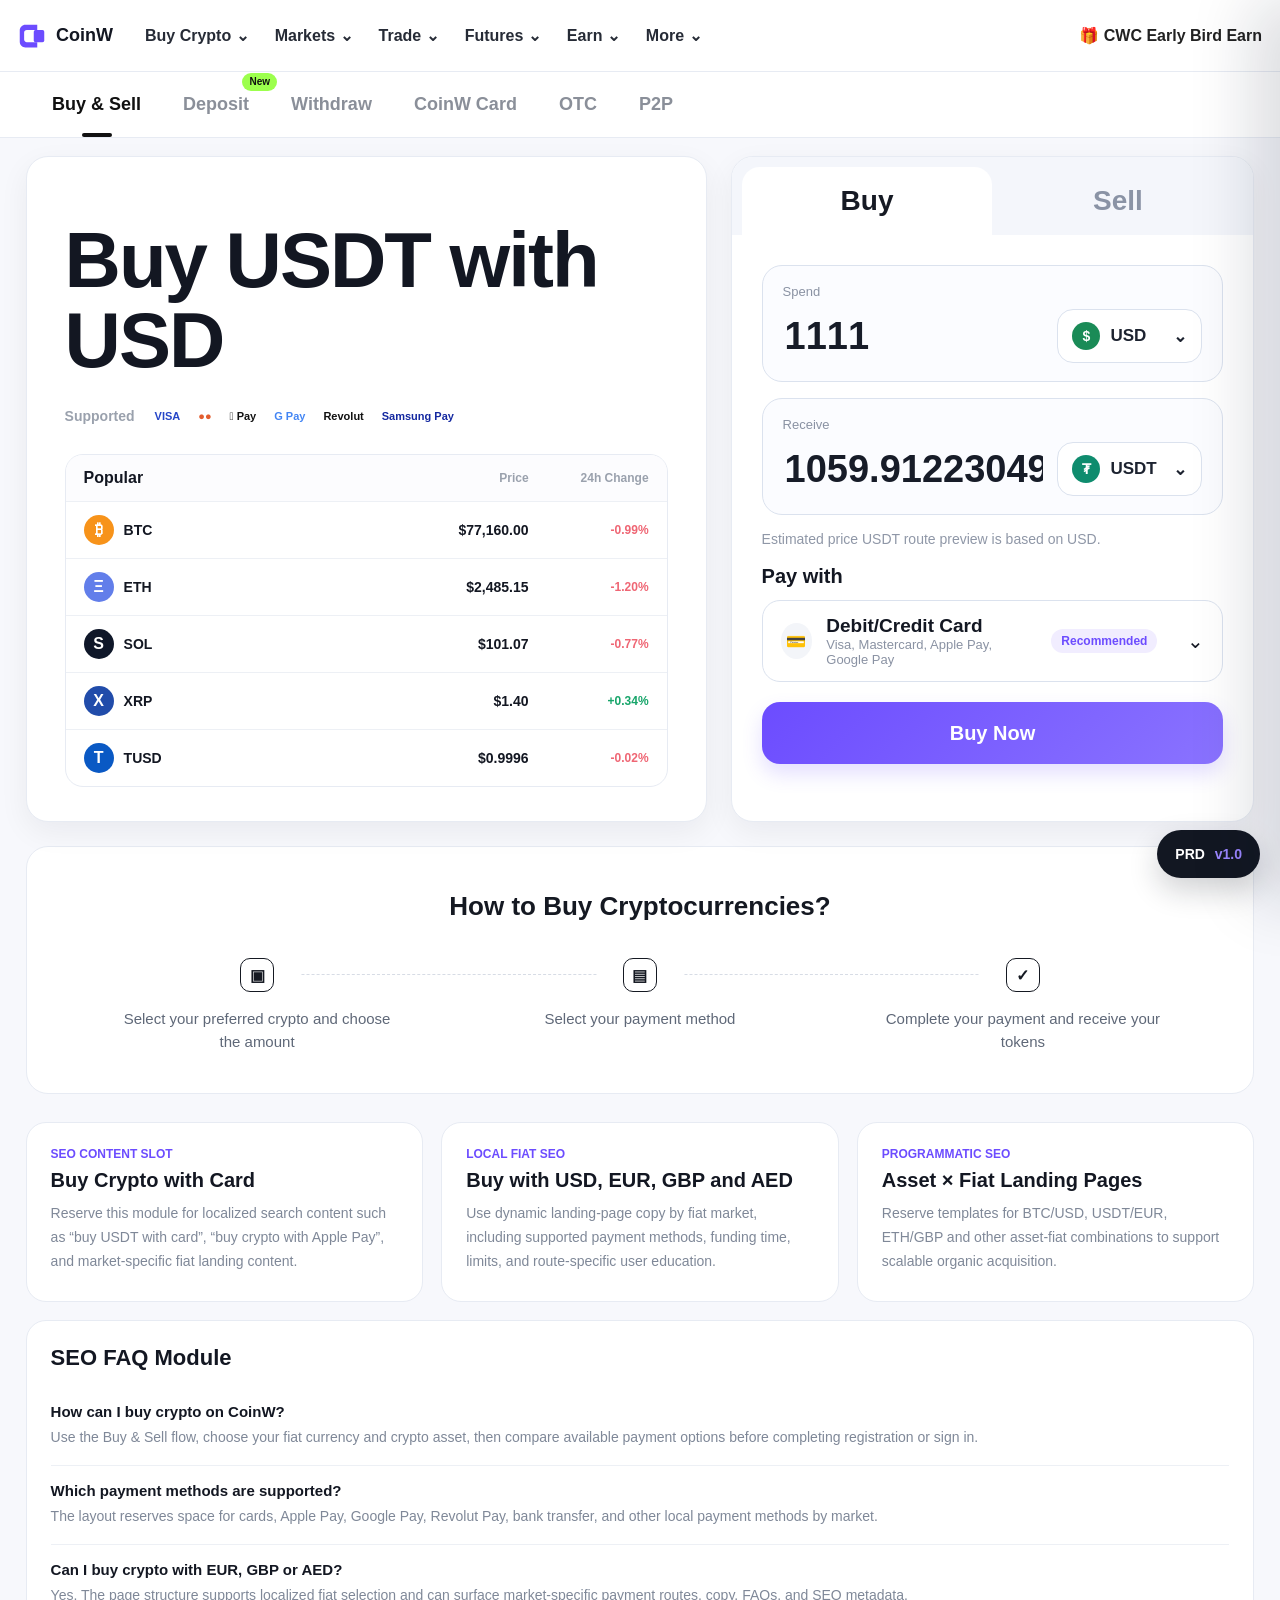
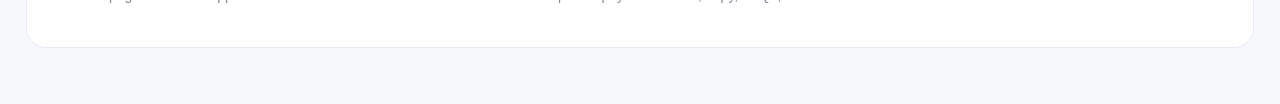
<file: coinw-connect/index.html>
<!DOCTYPE html>
<html lang="en">
<head>
<meta charset="utf-8"/>
<meta name="viewport" content="width=device-width, initial-scale=1"/>
<title>CoinW Connect · Buy Now Prototype + PRD</title>
<style>
  :root{
    --bg:#f7f8fc;
    --card:#ffffff;
    --line:#e7ebf3;
    --lineStrong:#dbe2ee;
    --text:#131722;
    --muted:#7f8898;
    --purple:#6c4cff;
    --purple2:#8a73ff;
    --green:#17a56a;
    --red:#ef6674;
    --shadow:0 10px 30px rgba(16,24,40,.06);
  }
  *{box-sizing:border-box}
  body{margin:0;font-family:Inter,-apple-system,BlinkMacSystemFont,"Segoe UI",sans-serif;background:var(--bg);color:var(--text)}
  .nav{height:72px;background:#fff;border-bottom:1px solid var(--line);padding:0 18px;display:flex;align-items:center;justify-content:space-between}
  .nav-left{display:flex;align-items:center;gap:32px}
  .brand{display:flex;align-items:center;gap:10px;font-weight:900;font-size:18px}
  .menu{display:flex;gap:26px;font-weight:700;color:#262b36}
  .menu span{display:flex;align-items:center;gap:6px}
  .promo{font-weight:800;color:#222}
  .page{width:min(1760px,96vw);margin:18px auto 24px;display:grid;grid-template-columns:1.3fr 1fr;gap:24px;align-items:stretch}
  .card{background:var(--card);border:1px solid var(--line);border-radius:22px;box-shadow:var(--shadow)}
  .hero{padding:34px;min-height:0;height:100%}
  .tag{display:inline-flex;padding:8px 14px;border-radius:999px;background:#f2edff;color:var(--purple);font-size:13px;font-weight:900;margin-bottom:16px}
  h1{margin:0 0 10px 0;font-size:68px;line-height:1.02;letter-spacing:-2px}
  .sub{color:#687285;font-size:22px;line-height:1.6;margin-bottom:22px;max-width:920px}
  .chips{display:flex;gap:10px;flex-wrap:wrap;margin-bottom:26px;align-items:center}
  .chips .label{font-size:14px;color:#8b93a3;font-weight:900;margin-right:2px}
  .chip{padding:10px 13px;border-radius:12px;border:1px solid var(--line);font-size:13px;font-weight:800;background:#fff}
  .grid2{display:grid;grid-template-columns:1.1fr 1fr;gap:18px}
  .inner-box{border:1px solid var(--line);border-radius:20px;padding:22px;min-height:310px}
  .box-title{font-size:18px;font-weight:900;margin-bottom:10px}
  .asset-row{display:grid;grid-template-columns:1fr auto auto;align-items:center;gap:14px;padding:15px 0;border-bottom:1px solid #eef2f7}
  .asset-row:last-child{border-bottom:none}
  .asset-left{display:flex;align-items:center;gap:12px;font-weight:800}
  .asset-icon{width:38px;height:38px;border-radius:50%;display:grid;place-items:center;color:#fff;font-weight:900}
  .btc{background:#f7931a}.eth{background:#627eea}.sol{background:#0f1729}.xrp{background:#214caa}.tusd{background:#0a59c4}
  .up{color:var(--green);font-weight:800}.down{color:var(--red);font-weight:800}
  .muted{color:#8a93a5;line-height:1.8;font-size:15px}

  .panel{overflow:hidden;min-height:0;height:100%}
  .tabs{display:grid;grid-template-columns:1fr 1fr;padding:10px 10px 0;background:#f4f6fb}
  .tabs button{height:68px;border:none;background:transparent;border-top-left-radius:18px;border-top-right-radius:18px;font-size:28px;font-weight:900;color:#8a93a5;cursor:pointer}
  .tabs button.active{background:#fff;color:#161a24}
  .form{padding:30px}
  .field{border:1px solid var(--lineStrong);background:#fbfcff;border-radius:20px;padding:18px 20px;margin-bottom:16px;position:relative}
  .field-label{font-size:13px;color:#8a92a3;margin-bottom:10px}
  .field-main{display:flex;align-items:center;justify-content:space-between;gap:12px}
  .value{font-size:38px;font-weight:900;color:#171c28;outline:none;border:none;background:transparent;width:100%}
  .selector{position:relative}
  .currency-btn{min-width:145px;height:54px;border:1px solid var(--lineStrong);border-radius:16px;background:#fff;display:flex;align-items:center;justify-content:space-between;gap:10px;padding:0 14px;cursor:pointer;font-weight:900;font-size:17px;color:#1d2330}
  .currency-btn .left{display:flex;align-items:center;gap:10px}
  .coin-dot{width:28px;height:28px;border-radius:50%;display:grid;place-items:center;color:#fff;font-size:14px;font-weight:900}
  .usd{background:#1a8b57}.eur{background:#2867c9}.gbp{background:#4f46e5}.aed{background:#0f9d85}.usdt{background:#0f8c6e}.btcDot{background:#f7931a}.ethDot{background:#627eea}.solDot{background:#0f1729}
  .dropdown{position:absolute;right:0;top:62px;width:290px;background:#fff;border:1px solid var(--lineStrong);border-radius:18px;box-shadow:0 20px 50px rgba(12,18,28,.15);padding:12px;display:none;z-index:10}
  .dropdown.show{display:block}
  .search{width:100%;height:42px;border:1px solid var(--line);border-radius:12px;padding:0 12px;outline:none;margin-bottom:10px;font-size:14px}
  .dropdown-list{max-height:240px;overflow:auto}
  .dd-item{display:flex;align-items:center;justify-content:space-between;gap:10px;padding:10px 10px;border-radius:12px;cursor:pointer}
  .dd-item:hover{background:#f7f8fc}
  .dd-item.active{background:#f2edff}
  .dd-left{display:flex;align-items:center;gap:10px}
  .dd-name{font-weight:800;font-size:14px}
  .dd-sub{font-size:12px;color:#8b93a3;margin-top:2px}
  .estimate{font-size:14px;color:#8f97a7;margin:2px 0 16px}
  .section-title{font-size:20px;font-weight:900;margin:18px 0 12px}
  .pay-selector{border:1px solid var(--lineStrong);background:#fff;border-radius:18px;padding:16px 18px;display:flex;justify-content:space-between;align-items:center;cursor:pointer}
  .pay-left{display:flex;align-items:center;gap:14px}
  .pay-icon{width:36px;height:36px;border-radius:50%;background:#f3f5f9;display:grid;place-items:center;font-size:16px;font-weight:900}
  .pay-title{font-size:19px;font-weight:900}
  .pay-sub{font-size:13px;color:#8a92a3}
  .cta{width:100%;height:62px;border:none;border-radius:18px;background:linear-gradient(135deg,var(--purple),var(--purple2));color:#fff;font-size:20px;font-weight:900;cursor:pointer;margin-top:20px;box-shadow:0 10px 20px rgba(108,76,255,.18)}
  .quotes{margin-top:16px}
  .quote{border:1px solid var(--lineStrong);border-radius:18px;padding:18px;margin-bottom:12px;position:relative;cursor:pointer;background:#fff}
  .quote.selected{border-color:#866fff;box-shadow:0 0 0 3px rgba(108,76,255,.1)}
  .best{position:absolute;right:14px;top:14px;font-size:11px;font-weight:900;background:#ebfaf2;color:#12a05d;padding:4px 8px;border-radius:999px}
  .qtop{display:flex;justify-content:space-between;gap:12px}
  .vendor{font-size:19px;font-weight:900}
  .meta{font-size:13px;color:#8a92a3;margin-top:4px}
  .qmeta{display:flex;justify-content:space-between;font-size:13px;color:#97a0ae;margin-top:10px}
  .review{border:1px solid var(--lineStrong);border-radius:18px;background:#fff;padding:18px;margin-top:14px}
  .kv{display:flex;justify-content:space-between;gap:14px;padding:13px 0;border-bottom:1px dashed #e5e9f2;font-size:16px}
  .kv:last-child{border-bottom:none}
  .kv span{color:#7c8595}
  .success{text-align:center;padding-top:14px}
  .check{width:74px;height:74px;border-radius:50%;display:grid;place-items:center;margin:0 auto 16px;background:#ebfaf2;color:#11a161;font-size:34px;font-weight:900}

  .overlay{position:fixed;inset:0;background:rgba(14,18,27,.5);display:none;align-items:center;justify-content:center;padding:20px;z-index:100}
  .overlay.show{display:flex}
  .modal{width:min(680px,96vw);background:#fff;border-radius:22px;padding:26px 28px;box-shadow:0 30px 90px rgba(18,25,38,.22)}
  .modal-head{display:flex;justify-content:space-between;align-items:center;margin-bottom:16px}
  .modal-title{font-size:24px;font-weight:900}
  .close{border:none;background:transparent;font-size:32px;line-height:1;color:#8a92a3;cursor:pointer}
  .group-label{display:flex;justify-content:space-between;gap:16px;color:#808896;font-size:13px;margin:18px 0 10px}
  .tag-sm{display:inline-block;margin-left:6px;font-size:10px;font-weight:800;background:#eff1f6;color:#77808f;padding:2px 6px;border-radius:999px}
  .option{border:1px solid var(--lineStrong);border-radius:16px;padding:16px 18px;margin-bottom:12px;cursor:pointer}
  .option.selected{border-color:#171c28;box-shadow:0 0 0 2px rgba(23,28,40,.04)}
  .op-row{display:flex;justify-content:space-between;align-items:center;gap:16px}
  .op-left{display:flex;align-items:center;gap:14px}
  .op-icon{width:42px;height:42px;border-radius:12px;background:#f2f4f9;display:grid;place-items:center;font-weight:900;color:#171c28}
  .op-title{font-size:16px;font-weight:900}
  .op-sub{font-size:13px;color:#848c99;margin-top:4px}
  .op-price{white-space:nowrap;font-size:15px;font-weight:900}
  .modal-footer{display:flex;justify-content:flex-end;align-items:center;gap:16px;margin-top:16px}
  .recv-small{font-size:15px;color:#475064}
  .recv-big{font-size:22px;font-weight:900}
  .confirm-btn{height:46px;border:none;border-radius:999px;background:#1f2431;color:#fff;padding:0 24px;font-weight:900;cursor:pointer}

  @media (max-width: 1100px){ .page{grid-template-columns:1fr} }

  .subnav{
    height:66px;
    background:#fff;
    border-bottom:1px solid var(--line);
    display:flex;
    align-items:flex-end;
    gap:42px;
    padding:0 52px;
  }
  .subnav-item{
    position:relative;
    height:66px;
    display:flex;
    align-items:center;
    font-size:18px;
    font-weight:800;
    color:#8a8f99;
    white-space:nowrap;
  }
  .subnav-item.active{color:#111}
  .subnav-item.active:after{
    content:"";
    position:absolute;
    left:50%;
    bottom:0;
    width:30px;
    height:4px;
    border-radius:4px;
    background:#111;
    transform:translateX(-50%);
  }
  .new-badge{
    position:absolute;
    top:2px;
    right:-28px;
    background:#9cff4d;
    color:#111;
    font-size:10px;
    line-height:1;
    font-weight:900;
    padding:4px 7px;
    border-radius:999px;
  }
  .market-dual{
    margin-top:32px;
    border:1px solid var(--lineStrong);
    border-radius:28px;
    padding:28px 34px;
    display:grid;
    grid-template-columns:1fr 1fr;
    gap:34px;
    background:#fff;
  }
  .market-col:first-child{
    padding-right:34px;
    border-right:1px solid #e8ebf2;
  }
  .market-col-title{
    font-size:24px;
    font-weight:900;
    margin-bottom:18px;
    display:flex;
    align-items:center;
    gap:8px;
  }
  .market-line{
    display:grid;
    grid-template-columns:1fr auto auto;
    gap:20px;
    align-items:center;
    min-height:58px;
  }
  .market-name{
    display:flex;
    align-items:center;
    gap:14px;
    font-size:18px;
    font-weight:800;
  }
  .market-price{
    min-width:130px;
    text-align:right;
    font-size:17px;
    font-weight:700;
  }
  .market-change{
    min-width:88px;
    text-align:right;
    font-size:17px;
    font-weight:700;
  }
  .hero-simple{
    padding:30px 4px 0;
  }
  .hero-simple h1{
    font-size:78px;
    margin-bottom:28px;
  }
  .support-row{
    display:flex;
    align-items:center;
    gap:18px;
    flex-wrap:nowrap;
    white-space:nowrap;
    overflow-x:auto;
    overflow-y:hidden;
    scrollbar-width:none;
    margin-top:0;
    margin-bottom:16px;
    padding-bottom:2px;
  }
  .support-row::-webkit-scrollbar{display:none}
  .support-label{
    flex:0 0 auto;
    font-size:24px;
    font-weight:700;
    color:#7f8899;
  }
  .brand-pay{
    padding:0;
    border:none;
    background:transparent;
    font-size:13px;
    font-weight:900;
    color:#111;
  }
  @media (max-width:1100px){
    .subnav{padding:0 18px;gap:24px;overflow:auto}
    .market-dual{grid-template-columns:1fr}
    .market-col:first-child{padding-right:0;border-right:none;border-bottom:1px solid #e8ebf2;padding-bottom:24px}
  }


  .recommend-badge{
    display:inline-flex;
    align-items:center;
    justify-content:center;
    padding:6px 10px;
    border-radius:999px;
    background:#f1edff;
    color:#6c4cff;
    font-size:12px;
    font-weight:900;
    line-height:1;
    margin-left:auto;
    margin-right:12px;
    white-space:nowrap;
  }


  .pay-selector{
    gap:16px;
    padding-top:14px;
    padding-bottom:14px;
  }
  .pay-right{
    margin-left:auto;
    display:flex;
    align-items:center;
    gap:18px;
  }
  .best-price{
    padding-left:18px;
    border-left:1px solid var(--line);
    min-width:170px;
  }
  .best-price-label{
    font-size:11px;
    color:#8a92a3;
    margin-bottom:3px;
  }
  .best-price-value{
    font-size:15px;
    font-weight:900;
    white-space:nowrap;
  }

  .quote{
    padding:18px 20px;
    min-height:112px;
  }
  .quote-grid{
    display:grid;
    grid-template-columns:minmax(210px,1fr) minmax(220px,auto) 20px;
    gap:18px;
    align-items:center;
  }
  .quote-provider{
    display:flex;
    align-items:center;
    gap:14px;
    min-width:0;
  }
  .provider-logo{
    width:44px;
    height:44px;
    border-radius:50%;
    display:grid;
    place-items:center;
    flex:0 0 auto;
    font-size:18px;
    font-weight:900;
    color:#fff;
    background:#171b26;
  }
  .provider-logo.coinw{
    background:linear-gradient(135deg,#171822,#2c244f);
    color:#8d77ff;
  }
  .provider-logo.mercuryo{
    background:#10183d;
  }
  .provider-logo.moonpay{
    background:linear-gradient(135deg,#5221ff,#8d53ff);
  }
  .provider-main{
    min-width:0;
  }
  .provider-title-row{
    display:flex;
    align-items:center;
    gap:8px;
    min-width:0;
  }
  .provider-title{
    font-size:18px;
    font-weight:900;
    white-space:nowrap;
  }
  .best-inline{
    display:inline-flex;
    padding:4px 8px;
    border-radius:999px;
    background:#e9faef;
    color:#0c9f5b;
    font-size:11px;
    font-weight:900;
  }
  .provider-route{
    margin-top:3px;
    font-size:12px;
    color:#8a92a3;
  }
  .provider-meta{
    display:flex;
    gap:12px;
    align-items:center;
    margin-top:10px;
    font-size:12px;
    color:#677083;
  }
  .meta-divider{
    width:1px;
    height:14px;
    background:#dfe4ee;
  }
  .quote-value{
    text-align:right;
    min-width:0;
  }
  .quote-receive{
    font-size:18px;
    line-height:1.25;
    font-weight:900;
    white-space:nowrap;
  }
  .quote-price{
    margin-top:6px;
    font-size:13px;
    color:#7f8898;
    white-space:nowrap;
  }
  .quote-chevron{
    font-size:24px;
    color:#6f7787;
    text-align:right;
  }
  .quote.selected{
    background:#fbfaff;
  }
  .quote .best{
    display:none;
  }
  @media(max-width:760px){
    .quote-grid{
      grid-template-columns:1fr 18px;
    }
    .quote-value{
      grid-column:1 / 2;
      text-align:left;
      padding-left:58px;
    }
    .quote-chevron{
      grid-column:2;
      grid-row:1 / span 2;
      align-self:center;
    }
    .pay-right{
      gap:8px;
    }
    .best-price{
      display:none;
    }
  }


  .support-row{
    display:flex;
    align-items:center;
    gap:18px;
    flex-wrap:wrap;
    margin:0 0 14px;
  }
  .support-label{
    font-size:14px;
    color:#9aa1ad;
    font-weight:600;
    margin-right:2px;
  }
  .payment-badge{
    display:inline-flex;
    align-items:center;
    gap:6px;
    padding:0;
    border:none;
    background:transparent;
    font-size:13px;
    font-weight:600;
    color:#343a46;
    line-height:1;
  }
  .payment-mark{
    width:auto;
    height:auto;
    border-radius:0;
    display:inline-flex;
    align-items:center;
    justify-content:center;
    font-size:11px;
    font-weight:800;
    background:transparent !important;
    flex:0 0 auto;
  }
  .visa-mark{color:#2545c7}
  .mc-mark{color:#e35d2f}
  .apple-mark{color:#111}
  .google-mark{color:#4285f4}
  .revolut-mark{color:#111}
  .samsung-mark{color:#1428a0}


  .seo-section{
    width:min(1760px,96vw);
    margin:0 auto 56px;
  }
  .seo-grid{
    display:grid;
    grid-template-columns:repeat(3,minmax(0,1fr));
    gap:18px;
  }
  .seo-card{
    background:#fff;
    border:1px solid var(--line);
    border-radius:20px;
    padding:24px;
    min-height:180px;
  }
  .seo-card h3{
    margin:0 0 10px;
    font-size:20px;
  }
  .seo-card p{
    margin:0;
    color:#7f8898;
    font-size:14px;
    line-height:1.7;
  }
  .seo-kicker{
    font-size:12px;
    color:#6c4cff;
    font-weight:900;
    margin-bottom:8px;
  }
  .seo-faq{
    margin-top:18px;
    background:#fff;
    border:1px solid var(--line);
    border-radius:20px;
    padding:24px;
  }
  .seo-faq h3{margin:0 0 16px;font-size:22px}
  .faq-item{
    padding:16px 0;
    border-bottom:1px solid #edf0f5;
  }
  .faq-item:last-child{border-bottom:none}
  .faq-q{font-weight:800;font-size:15px}
  .faq-a{font-size:14px;color:#7f8898;margin-top:6px;line-height:1.65}

  .auth-overlay{
    position:fixed;
    inset:0;
    background:rgba(14,18,27,.52);
    display:none;
    align-items:center;
    justify-content:center;
    padding:20px;
    z-index:200;
  }
  .auth-overlay.show{display:flex}
  .auth-modal{
    width:min(470px,96vw);
    background:#fff;
    border-radius:22px;
    box-shadow:0 30px 90px rgba(18,25,38,.24);
    padding:26px;
  }
  .auth-head{
    display:flex;
    align-items:center;
    justify-content:space-between;
    margin-bottom:20px;
  }
  .auth-title{
    font-size:24px;
    font-weight:900;
  }
  .auth-close{
    border:none;
    background:transparent;
    font-size:30px;
    color:#8a92a3;
    cursor:pointer;
  }
  .auth-tabs{
    display:grid;
    grid-template-columns:1fr 1fr;
    background:#f3f5f9;
    border-radius:14px;
    padding:4px;
    margin-bottom:18px;
  }
  .auth-tabs button{
    height:42px;
    border:none;
    border-radius:10px;
    background:transparent;
    color:#7b8495;
    font-weight:800;
    cursor:pointer;
  }
  .auth-tabs button.active{
    background:#fff;
    color:#131722;
    box-shadow:0 2px 8px rgba(16,24,40,.07);
  }
  .auth-label{
    font-size:12px;
    color:#7f8898;
    font-weight:700;
    margin-bottom:7px;
  }
  .auth-input{
    width:100%;
    height:50px;
    border:1px solid var(--lineStrong);
    border-radius:14px;
    padding:0 14px;
    outline:none;
    font-size:15px;
    margin-bottom:12px;
  }
  .auth-input:focus{border-color:#8b74ff}
  .auth-terms{
    font-size:12px;
    color:#8a92a3;
    line-height:1.5;
    margin:4px 0 14px;
  }
  .auth-primary{
    width:100%;
    height:50px;
    border:none;
    border-radius:14px;
    background:linear-gradient(135deg,var(--purple),var(--purple2));
    color:#fff;
    font-size:16px;
    font-weight:900;
    cursor:pointer;
  }
  .auth-divider{
    display:flex;
    align-items:center;
    gap:10px;
    color:#a0a7b4;
    font-size:12px;
    margin:18px 0 12px;
  }
  .auth-divider:before,.auth-divider:after{
    content:"";
    height:1px;
    background:#edf0f5;
    flex:1;
  }
  .social-grid{
    display:grid;
    grid-template-columns:repeat(3,1fr);
    gap:10px;
  }
  .social-btn{
    height:46px;
    border:1px solid var(--lineStrong);
    background:#fff;
    border-radius:13px;
    font-weight:800;
    cursor:pointer;
  }
  .auth-note{
    margin-top:14px;
    padding:12px;
    border-radius:12px;
    background:#faf8ff;
    color:#6b58d8;
    font-size:12px;
    line-height:1.5;
  }

  @media(max-width:900px){
    .seo-grid{grid-template-columns:1fr}
  }




  .market-lite{
    margin-top:28px;
    border:1px solid var(--line);
    border-radius:18px;
    background:#fff;
    overflow:hidden;
  }
  .market-lite-head{
    display:flex;
    align-items:center;
    justify-content:space-between;
    padding:14px 18px;
    border-bottom:1px solid #edf0f5;
  }
  .market-lite-title{
    font-size:16px;
    font-weight:900;
  }
  .market-lite-note{
    font-size:10px;
    color:#a0a7b4;
  }
  .market-lite-list{
    display:block;
  }
  .market-lite-item{
    display:grid;
    grid-template-columns:1fr 140px 72px;
    gap:18px;
    align-items:center;
    padding:13px 18px;
    border-bottom:1px solid #edf0f5;
  }
  .market-lite-item:last-child{border-bottom:none}
  .market-lite-left{
    display:flex;
    align-items:center;
    gap:10px;
  }
  .market-lite-symbol{
    font-size:14px;
    font-weight:900;
  }
  .market-lite-price{
    font-size:14px;
    font-weight:800;
    text-align:right;
  }
  .market-lite-change{
    font-size:12px;
    font-weight:800;
    text-align:right;
  }

  .steps-lite{
    margin-top:22px;
    border-top:1px solid #eef1f6;
    padding-top:22px;
  }
  .steps-title{
    font-size:17px;
    font-weight:900;
    margin-bottom:14px;
  }
  .steps-row{
    display:grid;
    grid-template-columns:repeat(3,minmax(0,1fr));
    gap:14px;
  }
  .step-lite{
    display:flex;
    align-items:flex-start;
    gap:12px;
    padding:14px 0;
  }
  .step-num{
    width:28px;
    height:28px;
    border-radius:50%;
    display:grid;
    place-items:center;
    background:#f1edff;
    color:#6c4cff;
    font-size:12px;
    font-weight:900;
    flex:0 0 auto;
  }
  .step-name{
    font-size:14px;
    font-weight:900;
    margin-bottom:3px;
  }
  .step-desc{
    font-size:12px;
    color:#8a92a3;
    line-height:1.45;
  }

  .trust-strip{
    margin-top:18px;
    display:grid;
    grid-template-columns:repeat(3,minmax(0,1fr));
    gap:0;
    border:1px solid #eef1f6;
    border-radius:16px;
    overflow:hidden;
    background:#fafbfe;
  }
  .trust-item{
    padding:15px 16px;
    border-right:1px solid #eef1f6;
  }
  .trust-item:last-child{border-right:none}
  .trust-label{
    font-size:11px;
    color:#9aa1ae;
    margin-bottom:4px;
  }
  .trust-value{
    font-size:14px;
    font-weight:900;
    color:#252b37;
  }

  @media(max-width:900px){
    .steps-row,
    .trust-strip{grid-template-columns:1fr}
    .trust-item{border-right:none;border-bottom:1px solid #eef1f6}
    .trust-item:last-child{border-bottom:none}
  }


  .market-lite-item{
    cursor:pointer;
    transition:background .15s ease,border-color .15s ease;
  }
  .market-lite-item:hover{
    background:#fafbff;
  }
  .market-lite-item.selected-asset{
    background:#f7f4ff;
  }
  .market-lite-item.selected-asset .market-lite-symbol{
    color:#6c4cff;
  }
  .market-lite-head{
    background:#fcfcfe;
  }


  /* Popular table alignment fix */
  .market-lite-head,
  .market-lite-item{
    display:grid !important;
    grid-template-columns:minmax(0,1fr) 160px 100px !important;
    column-gap:20px !important;
    align-items:center;
    padding-left:18px !important;
    padding-right:18px !important;
  }
  .market-lite-head{
    justify-content:initial !important;
    padding-top:14px !important;
    padding-bottom:14px !important;
  }
  .market-lite-title{
    text-align:left;
  }
  .market-lite-col,
  .market-lite-price,
  .market-lite-change{
    text-align:right !important;
    width:auto !important;
    min-width:0 !important;
  }
  .market-lite-col{
    font-size:12px;
    color:#9aa1ad;
    font-weight:700;
    white-space:nowrap;
  }
  .market-lite-price{
    white-space:nowrap;
  }
  .market-lite-change{
    white-space:nowrap;
  }


  .howto-section{
    width:min(1760px,96vw);
    margin:0 auto 28px;
    background:#fff;
    border:1px solid var(--line);
    border-radius:22px;
    padding:44px 54px 40px;
    color:#151922;
  }
  .howto-title{
    text-align:center;
    font-size:26px;
    font-weight:900;
    margin:0 0 36px;
  }
  .howto-steps{
    display:grid;
    grid-template-columns:repeat(3,minmax(0,1fr));
    gap:30px;
    align-items:start;
  }
  .howto-step{
    position:relative;
    text-align:center;
    padding:0 18px;
  }
  .howto-step:not(:last-child)::after{
    content:"";
    position:absolute;
    top:16px;
    right:-15px;
    width:calc(100% - 58px);
    border-top:1px dashed #d7dce5;
    transform:translateX(50%);
    z-index:0;
  }
  .howto-icon{
    width:34px;
    height:34px;
    border:1.5px solid #151922;
    border-radius:10px;
    margin:0 auto 16px;
    display:grid;
    place-items:center;
    font-size:16px;
    font-weight:900;
    position:relative;
    z-index:1;
    background:#fff;
    color:#151922;
  }
  .howto-copy{
    color:#5f6878;
    font-size:15px;
    line-height:1.5;
    max-width:290px;
    margin:0 auto;
  }
  @media(max-width:900px){
    .howto-section{
      padding:30px 22px;
    }
    .howto-steps{
      grid-template-columns:1fr;
      gap:22px;
    }
    .howto-step:not(:last-child)::after{
      display:none;
    }
  }


  @media (max-width:1100px){
    .page{align-items:start}
    .hero,.panel{height:auto}
  }


  /* ===== Mobile responsive redesign ===== */
  .mobile-only{display:none}

  @media (max-width: 768px){
    body{background:#f7f8fc}

    /* Main navigation */
    .nav{
      height:56px;
      padding:0 14px;
      position:sticky;
      top:0;
      z-index:50;
    }
    .nav-left{gap:0}
    .brand{
      font-size:18px;
      gap:8px;
    }
    .brand svg{width:24px;height:24px}
    .menu,.promo{display:none}
    .mobile-only{display:flex}
    .mobile-nav-actions{
      margin-left:auto;
      align-items:center;
      gap:16px;
      font-size:20px;
      color:#171b26;
    }

    /* Secondary buy crypto nav becomes horizontally scrollable */
    .subnav{
      height:48px;
      padding:0 14px;
      gap:24px;
      overflow-x:auto;
      overflow-y:hidden;
      align-items:flex-end;
      scrollbar-width:none;
      white-space:nowrap;
    }
    .subnav::-webkit-scrollbar{display:none}
    .subnav-item{
      height:48px;
      font-size:14px;
      flex:0 0 auto;
    }
    .subnav-item.active:after{
      width:24px;
      height:3px;
    }
    .new-badge{
      top:0;
      right:-22px;
      font-size:8px;
      padding:3px 5px;
    }

    /* Main content stacks */
    .page{
      width:auto;
      margin:12px 12px 16px;
      display:flex;
      flex-direction:column;
      gap:12px;
    }

    .hero,
    .panel{
      height:auto !important;
      min-height:0 !important;
      border-radius:18px;
      box-shadow:none;
    }

    /* Hero card */
    .hero{
      padding:20px 16px 16px;
      order:1;
    }
    .hero-simple{
      padding:0;
    }
    .hero-simple h1,
    h1{
      font-size:36px !important;
      line-height:1.08;
      letter-spacing:-1.2px;
      margin:0 0 16px;
    }

    /* supported methods */
    .support-row{
      gap:12px;
      flex-wrap:nowrap;
      white-space:nowrap;
      overflow-x:auto;
      overflow-y:hidden;
      margin-bottom:16px;
      padding-bottom:2px;
    }
    .support-row::-webkit-scrollbar{display:none}
    .support-label{
      width:auto;
      flex:0 0 auto;
      margin:0;
      font-size:16px;
      font-weight:700;
      color:#7f8899;
    }
    .payment-badge{
      flex:0 0 auto;
      font-size:14px;
      gap:4px;
    }

    /* Popular market */
    .market-lite{
      margin-top:12px;
      border-radius:16px;
    }
    .market-lite-head,
    .market-lite-item{
      grid-template-columns:minmax(0,1fr) 90px 72px !important;
      column-gap:10px !important;
      padding-left:14px !important;
      padding-right:14px !important;
    }
    .market-lite-head{
      padding-top:12px !important;
      padding-bottom:12px !important;
    }
    .market-lite-title{font-size:14px}
    .market-lite-col{font-size:10px}
    .market-lite-item{padding-top:11px;padding-bottom:11px}
    .market-lite-left{gap:8px}
    .market-lite-symbol{font-size:13px}
    .market-lite-price{font-size:12px}
    .market-lite-change{font-size:11px}
    .market-lite-item .asset-icon{
      width:26px !important;
      height:26px !important;
      font-size:11px;
    }

    /* Hide desktop-only static fill blocks from hero to keep mobile concise */
    .steps-lite,
    .trust-strip{
      display:none;
    }

    /* Trading form first on mobile */
    .panel{
      order:0;
    }
    .tabs{
      padding:6px 6px 0;
    }
    .tabs button{
      height:50px;
      font-size:18px;
      border-top-left-radius:14px;
      border-top-right-radius:14px;
    }
    .form{
      padding:16px;
    }

    .field{
      border-radius:16px;
      padding:14px;
      margin-bottom:12px;
    }
    .field-label{font-size:11px;margin-bottom:8px}
    .field-main{gap:8px}
    .value{
      font-size:28px;
      min-width:0;
    }

    /* Currency selector */
    .currency-btn{
      min-width:104px;
      height:44px;
      border-radius:13px;
      padding:0 10px;
      font-size:14px;
    }
    .currency-btn .coin-dot{
      width:24px;
      height:24px;
      font-size:11px;
    }
    .dropdown{
      position:fixed;
      left:12px;
      right:12px;
      top:auto;
      bottom:16px;
      width:auto;
      max-height:66vh;
      border-radius:20px;
      z-index:120;
      box-shadow:0 18px 60px rgba(16,24,40,.2);
    }
    .dropdown-list{max-height:45vh}

    .estimate{
      margin:0 0 14px;
      font-size:11px;
      line-height:1.4;
    }

    .section-title{
      font-size:16px;
      margin:16px 0 10px;
    }

    .pay-selector{
      border-radius:15px;
      padding:13px 14px !important;
    }
    .pay-left{gap:10px}
    .pay-icon{
      width:34px;
      height:34px;
      font-size:14px;
    }
    .pay-title{font-size:16px}
    .pay-sub{font-size:11px}
    .recommend-badge{
      font-size:10px;
      padding:5px 8px;
      margin-right:6px;
    }

    .cta{
      height:50px;
      margin-top:14px;
      border-radius:15px;
      font-size:16px;
      box-shadow:none;
    }

    /* Quote cards */
    .quotes{margin-top:12px}
    .quote{
      min-height:0;
      padding:14px;
      border-radius:15px;
    }
    .quote-grid{
      grid-template-columns:1fr 18px;
      gap:10px;
    }
    .provider-logo{
      width:36px;
      height:36px;
      font-size:14px;
    }
    .provider-title{font-size:15px}
    .provider-route{font-size:11px}
    .provider-meta{
      font-size:11px;
      gap:8px;
      margin-top:7px;
    }
    .quote-value{
      grid-column:1 / 2;
      text-align:left;
      padding-left:50px;
    }
    .quote-receive{font-size:15px}
    .quote-price{font-size:11px}
    .quote-chevron{
      grid-column:2;
      grid-row:1 / span 2;
      align-self:center;
      font-size:20px;
    }

    /* How to buy */
    .howto-section{
      width:auto;
      margin:0 12px 16px;
      border-radius:18px;
      padding:22px 18px;
    }
    .howto-title{
      font-size:20px;
      margin-bottom:22px;
    }
    .howto-steps{
      grid-template-columns:1fr;
      gap:0;
    }
    .howto-step{
      display:grid;
      grid-template-columns:34px 1fr;
      gap:12px;
      text-align:left;
      padding:10px 0;
      align-items:start;
    }
    .howto-step:not(:last-child)::after{
      display:block;
      left:16px;
      right:auto;
      top:44px;
      width:1px;
      height:calc(100% - 24px);
      border:none;
      border-left:1px dashed #d7dce5;
      transform:none;
    }
    .howto-icon{
      width:34px;
      height:34px;
      margin:0;
    }
    .howto-copy{
      max-width:none;
      margin:5px 0 0;
      font-size:13px;
      color:#5f6878;
    }

    /* SEO content stacks and is visually lighter */
    .seo-section{
      width:auto;
      margin:0 12px 28px;
    }
    .seo-grid{
      grid-template-columns:1fr;
      gap:10px;
    }
    .seo-card{
      min-height:0;
      padding:18px;
      border-radius:16px;
    }
    .seo-card h3{
      font-size:17px;
      margin-bottom:6px;
    }
    .seo-card p{font-size:12px}
    .seo-faq{
      margin-top:10px;
      padding:18px;
      border-radius:16px;
    }
    .seo-faq h3{font-size:18px}
    .faq-item{padding:12px 0}
    .faq-q{font-size:13px}
    .faq-a{font-size:12px}

    /* Auth / payment modal -> mobile bottom sheet */
    .auth-overlay,
    .overlay{
      align-items:flex-end;
      padding:0;
    }
    .auth-modal,
    .modal{
      width:100%;
      max-width:none;
      max-height:88vh;
      overflow:auto;
      border-radius:22px 22px 0 0;
      padding:20px 16px 24px;
    }
    .auth-title,
    .modal-title{
      font-size:20px;
    }
    .option{
      padding:13px 14px;
      border-radius:14px;
    }
    .op-icon{
      width:36px;
      height:36px;
    }
    .op-title{font-size:14px}
    .op-sub{font-size:11px}
    .op-price{font-size:13px}

    .social-grid{
      grid-template-columns:1fr;
      gap:8px;
    }

    /* Review / success */
    .review{
      border-radius:15px;
      padding:14px;
    }
    .kv{
      font-size:13px;
      padding:10px 0;
    }
    .success h2{font-size:24px !important}
  }


  /* ===== PRD side drawer ===== */
  .prd-fab{
    position:fixed;right:20px;bottom:22px;z-index:180;
    height:48px;padding:0 18px;border:none;border-radius:999px;
    background:#121722;color:#fff;font-weight:900;font-size:14px;
    box-shadow:0 12px 30px rgba(18,23,34,.20);cursor:pointer;
  }
  .prd-fab span{color:#9b86ff;margin-left:6px}
  .prd-backdrop{position:fixed;inset:0;background:rgba(17,23,34,.26);display:none;z-index:190}
  .prd-backdrop.show{display:block}
  .prd-drawer{
    position:fixed;top:0;right:0;width:min(700px,92vw);height:100vh;background:#fff;
    z-index:200;transform:translateX(100%);transition:transform .25s ease;
    border-left:1px solid #e8ebf2;box-shadow:-28px 0 60px rgba(16,24,40,.14);
    display:flex;flex-direction:column;
  }
  .prd-drawer.open{transform:translateX(0)}
  .prd-head{
    flex:0 0 auto;padding:20px 24px 16px;border-bottom:1px solid #edf0f5;
    display:flex;align-items:flex-start;justify-content:space-between;gap:16px;background:#fff;
  }
  .prd-eyebrow{font-size:11px;letter-spacing:.08em;color:#6c4cff;font-weight:900;text-transform:uppercase}
  .prd-head h2{font-size:25px;line-height:1.15;margin:5px 0 6px;letter-spacing:-.5px}
  .prd-meta{font-size:12px;color:#8992a3}
  .prd-close{border:none;background:#f4f5f8;color:#222937;width:36px;height:36px;border-radius:50%;font-size:22px;cursor:pointer}
  .prd-body{display:grid;grid-template-columns:170px 1fr;min-height:0;flex:1}
  .prd-toc{overflow:auto;border-right:1px solid #edf0f5;padding:14px 10px;background:#fbfbfd}
  .prd-toc a{display:block;padding:8px 10px;border-radius:9px;color:#6c7483;font-size:12px;font-weight:700;text-decoration:none;line-height:1.25}
  .prd-toc a:hover{background:#f1edff;color:#6c4cff}
  .prd-content{overflow:auto;padding:22px 24px 50px;scroll-behavior:smooth}
  .prd-section{padding:2px 0 24px;border-bottom:1px solid #eef1f5;margin-bottom:22px}
  .prd-section:last-child{border-bottom:none}
  .prd-section h3{font-size:20px;margin:0 0 12px;letter-spacing:-.2px}
  .prd-section h4{font-size:15px;margin:18px 0 8px}
  .prd-section p{font-size:13px;color:#5f6878;line-height:1.7;margin:8px 0}
  .prd-section ul,.prd-section ol{margin:8px 0 8px 18px;padding:0;color:#4f5868;font-size:13px;line-height:1.7}
  .prd-section li{margin:4px 0}
  .prd-callout{background:#f8f6ff;border:1px solid #e4ddff;border-radius:12px;padding:12px 14px;margin:10px 0;color:#4f43a3;font-size:13px;line-height:1.6}
  .prd-note{background:#fafbfc;border:1px solid #e8ebf1;border-radius:12px;padding:12px 14px;margin:10px 0;color:#687183;font-size:12px;line-height:1.6}
  .prd-table{width:100%;border-collapse:separate;border-spacing:0;border:1px solid #e8ebf1;border-radius:12px;overflow:hidden;margin:10px 0 14px;font-size:12px}
  .prd-table th,.prd-table td{padding:9px 10px;border-bottom:1px solid #edf0f4;border-right:1px solid #edf0f4;vertical-align:top;line-height:1.45;text-align:left}
  .prd-table th{background:#f8f9fb;color:#4b5361;font-weight:900}
  .prd-table td{color:#5d6676}
  .prd-table tr:last-child td{border-bottom:none}.prd-table th:last-child,.prd-table td:last-child{border-right:none}
  .prd-tag{display:inline-flex;padding:3px 7px;border-radius:999px;font-size:10px;font-weight:900;background:#f1edff;color:#6c4cff}
  .prd-tag.p0{background:#fff0f1;color:#e34b5a}.prd-tag.p1{background:#fff7e9;color:#c27c10}.prd-tag.done{background:#ebfaf2;color:#14965d}
  .flowline{display:flex;flex-wrap:wrap;gap:6px;align-items:center;margin:10px 0}
  .flowbox{border:1px solid #e1e5ed;background:#fff;border-radius:8px;padding:6px 9px;font-size:11px;font-weight:800;color:#4d5665}
  .flowarrow{color:#9ca3af;font-size:12px}
  @media(max-width:720px){
    .prd-fab{right:12px;bottom:14px;height:44px;padding:0 15px}
    .prd-drawer{width:100vw}
    .prd-body{display:block}
    .prd-toc{display:none}
    .prd-head{padding:16px}
    .prd-content{padding:18px 16px 44px}
    .prd-head h2{font-size:22px}
    .prd-table{font-size:11px}
    .prd-table th,.prd-table td{padding:8px}
  }

</style>
</head>
<body>
  <div class="nav">
    <div class="nav-left">
      <div class="brand">
        <svg width="28" height="28" viewBox="0 0 32 32" fill="none" aria-hidden="true">
          <path d="M22 3H8.5C4.9 3 2 5.9 2 9.5v13C2 26.1 4.9 29 8.5 29H22v-6H10c-1.7 0-3-1.3-3-3V12c0-1.7 1.3-3 3-3h12V3Z" fill="#6C4CFF"/>
          <rect x="18" y="9" width="12" height="14" rx="2" fill="#6C4CFF"/>
        </svg>
        <span>CoinW</span>
      </div>
      <div class="menu">
        <span>Buy Crypto ⌄</span>
        <span>Markets ⌄</span>
        <span>Trade ⌄</span>
        <span>Futures ⌄</span>
        <span>Earn ⌄</span>
        <span>More ⌄</span>
      </div>
    </div>
    <div class="promo">🎁 CWC Early Bird Earn</div>
  
</div>

  <div class="subnav">
    <div class="subnav-item active">Buy &amp; Sell</div>
    <div class="subnav-item">Deposit<span class="new-badge">New</span></div>
    <div class="subnav-item">Withdraw</div>
    <div class="subnav-item">CoinW Card</div>
    <div class="subnav-item">OTC</div>
    <div class="subnav-item">P2P</div>
  </div>

  <div class="page">

    
<div class="card hero">
      <div class="hero-simple">
        <h1 id="heroTitle">Buy USDT with USD</h1>

        <div class="support-row">
          <span class="support-label">Supported</span>
          <span class="payment-badge"><span class="payment-mark visa-mark">VISA</span></span>
          <span class="payment-badge"><span class="payment-mark mc-mark">●●</span></span>
          <span class="payment-badge"><span class="payment-mark apple-mark"> Pay</span></span>
          <span class="payment-badge"><span class="payment-mark google-mark">G Pay</span></span>
          <span class="payment-badge"><span class="payment-mark revolut-mark">Revolut</span></span>
          <span class="payment-badge"><span class="payment-mark samsung-mark">Samsung Pay</span></span>
        </div>

        
        <div class="market-lite">
          <div class="market-lite-head">
            <div class="market-lite-title">Popular</div>
            <div class="market-lite-col">Price</div>
            <div class="market-lite-col">24h Change</div>
          </div>

          <div class="market-lite-list">
            <div class="market-lite-item" id="popular-BTC" onclick="pickPopularAsset('BTC')">
              <div class="market-lite-left">
                <div class="asset-icon btc" style="width:30px;height:30px">₿</div>
                <div class="market-lite-symbol">BTC</div>
              </div>
              <div class="market-lite-price">$77,160.00</div>
              <div class="market-lite-change down">-0.99%</div>
            </div>

            <div class="market-lite-item" id="popular-ETH" onclick="pickPopularAsset('ETH')">
              <div class="market-lite-left">
                <div class="asset-icon eth" style="width:30px;height:30px">Ξ</div>
                <div class="market-lite-symbol">ETH</div>
              </div>
              <div class="market-lite-price">$2,485.15</div>
              <div class="market-lite-change down">-1.20%</div>
            </div>

            <div class="market-lite-item" id="popular-SOL" onclick="pickPopularAsset('SOL')">
              <div class="market-lite-left">
                <div class="asset-icon sol" style="width:30px;height:30px">S</div>
                <div class="market-lite-symbol">SOL</div>
              </div>
              <div class="market-lite-price">$101.07</div>
              <div class="market-lite-change down">-0.77%</div>
            </div>

            <div class="market-lite-item" id="popular-XRP" onclick="pickPopularAsset('XRP')">
              <div class="market-lite-left">
                <div class="asset-icon xrp" style="width:30px;height:30px">X</div>
                <div class="market-lite-symbol">XRP</div>
              </div>
              <div class="market-lite-price">$1.40</div>
              <div class="market-lite-change up">+0.34%</div>
            </div>

            <div class="market-lite-item" id="popular-TUSD" onclick="pickPopularAsset('TUSD')">
              <div class="market-lite-left">
                <div class="asset-icon tusd" style="width:30px;height:30px">T</div>
                <div class="market-lite-symbol">TUSD</div>
              </div>
              <div class="market-lite-price">$0.9996</div>
              <div class="market-lite-change down">-0.02%</div>
            </div>
          </div>
        </div>
      </div>
    </div>

<div class="card panel">
      <div class="tabs">
        <button id="buyTab" class="active" onclick="setMode('buy')">Buy</button>
        <button id="sellTab" onclick="setMode('sell')">Sell</button>
      </div>
      <div class="form" id="desktopForm"></div>
    </div>
  </div>

  

  <section class="howto-section">
    <h2 class="howto-title">How to Buy Cryptocurrencies?</h2>
    <div class="howto-steps">
      <div class="howto-step">
        <div class="howto-icon">▣</div>
        <div class="howto-copy">Select your preferred crypto and choose the amount</div>
      </div>
      <div class="howto-step">
        <div class="howto-icon">▤</div>
        <div class="howto-copy">Select your payment method</div>
      </div>
      <div class="howto-step">
        <div class="howto-icon">✓</div>
        <div class="howto-copy">Complete your payment and receive your tokens</div>
      </div>
    </div>
  </section>

  <section class="seo-section" id="seoGrowthModule">
    <div class="seo-grid">
      <div class="seo-card">
        <div class="seo-kicker">SEO CONTENT SLOT</div>
        <h3>Buy Crypto with Card</h3>
        <p>Reserve this module for localized search content such as “buy USDT with card”, “buy crypto with Apple Pay”, and market-specific fiat landing content.</p>
      </div>
      <div class="seo-card">
        <div class="seo-kicker">LOCAL FIAT SEO</div>
        <h3>Buy with USD, EUR, GBP and AED</h3>
        <p>Use dynamic landing-page copy by fiat market, including supported payment methods, funding time, limits, and route-specific user education.</p>
      </div>
      <div class="seo-card">
        <div class="seo-kicker">PROGRAMMATIC SEO</div>
        <h3>Asset × Fiat Landing Pages</h3>
        <p>Reserve templates for BTC/USD, USDT/EUR, ETH/GBP and other asset-fiat combinations to support scalable organic acquisition.</p>
      </div>
    </div>

    <div class="seo-faq">
      <h3>SEO FAQ Module</h3>
      <div class="faq-item">
        <div class="faq-q">How can I buy crypto on CoinW?</div>
        <div class="faq-a">Use the Buy & Sell flow, choose your fiat currency and crypto asset, then compare available payment options before completing registration or sign in.</div>
      </div>
      <div class="faq-item">
        <div class="faq-q">Which payment methods are supported?</div>
        <div class="faq-a">The layout reserves space for cards, Apple Pay, Google Pay, Revolut Pay, bank transfer, and other local payment methods by market.</div>
      </div>
      <div class="faq-item">
        <div class="faq-q">Can I buy crypto with EUR, GBP or AED?</div>
        <div class="faq-a">Yes. The page structure supports localized fiat selection and can surface market-specific payment routes, copy, FAQs, and SEO metadata.</div>
      </div>
    </div>
  </section>

<div class="overlay" id="paymentModal">
    <div class="modal">
      <div class="modal-head">
        <div class="modal-title">Select Payment Method</div>
        <button class="close" onclick="closePaymentModal()">×</button>
      </div>

      <div class="group-label">
        <span>CoinW Connect</span>
        <span>Price per USD</span>
      </div>

      <div class="option" id="option-card" onclick="selectPayment('Debit/Credit Card')">
        <div class="op-row">
          <div class="op-left">
            <div class="op-icon">💳</div>
            <div>
              <div class="op-title">Debit/Credit Card</div>
              <div class="op-sub">Visa, Mastercard</div>
            </div>
          </div>
          <div class="op-price">1.0482 USD</div>
        </div>
      </div>

      <div class="option" id="option-applepay" onclick="selectPayment('Apple Pay')">
        <div class="op-row">
          <div class="op-left">
            <div class="op-icon"></div>
            <div>
              <div class="op-title">Apple Pay</div>
              <div class="op-sub">Fast checkout with Apple Pay</div>
            </div>
          </div>
          <div class="op-price">1.0478 USD</div>
        </div>
      </div>

      <div class="option" id="option-googlepay" onclick="selectPayment('Google Pay')">
        <div class="op-row">
          <div class="op-left">
            <div class="op-icon">G</div>
            <div>
              <div class="op-title">Google Pay</div>
              <div class="op-sub">Fast checkout with Google Pay</div>
            </div>
          </div>
          <div class="op-price">1.0479 USD</div>
        </div>
      </div>

      <div class="group-label">
        <span>Third Party <span class="tag-sm">Extra KYC</span></span>
        <span></span>
      </div>
      <div class="option" id="option-mercuryo" onclick="selectPayment('Mercuryo')">
        <div class="op-row">
          <div class="op-left">
            <div class="op-icon">M</div>
            <div>
              <div class="op-title">Mercuryo</div>
              <div class="op-sub">Visa, Mastercard, Apple Pay, Google Pay, Revolut Pay</div>
            </div>
          </div>
          <div class="op-price">1.0206 USD</div>
        </div>
      </div>
      <div class="option" id="option-moonpay" onclick="selectPayment('MoonPay')">
        <div class="op-row">
          <div class="op-left">
            <div class="op-icon">◉</div>
            <div>
              <div class="op-title">MoonPay</div>
              <div class="op-sub">Visa, Mastercard, Apple Pay, Google Pay, Samsung Pay</div>
            </div>
          </div>
          <div class="op-price">1.0142 USD</div>
        </div>
      </div>

      <div class="modal-footer" style="justify-content:flex-end">
        <button class="confirm-btn" onclick="applyPaymentSelection()">Confirm</button>
      </div>
    </div>
  </div>


  <div class="auth-overlay" id="authModal">
    <div class="auth-modal">
      <div class="auth-head">
        <div class="auth-title" id="authTitle">Welcome to CoinW</div>
        <button class="auth-close" onclick="closeAuthModal()">×</button>
      </div>

      <div class="auth-tabs">
        <button id="registerTab" class="active" onclick="switchAuth('register')">Sign up</button>
        <button id="loginTab" onclick="switchAuth('login')">Log in</button>
      </div>

      <div id="authBody">
        <div class="auth-label">Email / Phone number</div>
        <input class="auth-input" placeholder="Email / Phone number" />

        <div class="auth-label">Referral code (Optional)</div>
        <input class="auth-input" placeholder="Referral code" />

        <div class="auth-terms">
          By continuing, you agree to CoinW's User Agreement and Privacy Policy.
        </div>

        <button class="auth-primary" onclick="mockAuthSuccess()">Create account</button>

        <div class="auth-divider">Or continue with</div>

        <div class="social-grid">
          <button class="social-btn">Google</button>
          <button class="social-btn">Apple</button>
          <button class="social-btn">Telegram</button>
        </div>

        <div class="auth-note">
          After sign up / login, return directly to the Buy flow with the selected fiat, asset and payment preference preserved.
        </div>
      </div>
    </div>
  </div>

<script>
const fiatOptions = [
  { code:'USD', name:'US Dollar', icon:'$', cls:'usd' },
  { code:'EUR', name:'Euro', icon:'€', cls:'eur' },
  { code:'GBP', name:'British Pound', icon:'£', cls:'gbp' },
  { code:'AED', name:'UAE Dirham', icon:'د', cls:'aed' }
];

const cryptoOptions = [
  { code:'USDT', name:'Tether', icon:'₮', cls:'usdt' },
  { code:'BTC', name:'Bitcoin', icon:'₿', cls:'btcDot' },
  { code:'ETH', name:'Ethereum', icon:'Ξ', cls:'ethDot' },
  { code:'SOL', name:'Solana', icon:'S', cls:'solDot' },
  { code:'XRP', name:'XRP', icon:'X', cls:'xrp' },
  { code:'TUSD', name:'TrueUSD', icon:'T', cls:'tusd' }
];

const state = {
  mode: 'buy',
  amount: '1111',
  selectedFiat: fiatOptions[0],
  selectedCrypto: cryptoOptions[0],
  paymentLabel: 'Debit/Credit Card',
  paymentSub: 'Visa, Mastercard, Apple Pay, Google Pay',
  selectedPayment: 'Debit/Credit Card',
  step: 'form',
  quoteSelected: 0
};

const providerConfig = [
  {name:'CoinW Connect', route:'Native card route', fee:'1.8%', eta:'~2 min', factor:1.0000, best:true, logo:'coinw'},
  {name:'Mercuryo', route:'Third-party ramp', fee:'2.2%', eta:'~4 min', factor:1.0110, best:false, logo:'mercuryo'},
  {name:'MoonPay', route:'Third-party ramp', fee:'2.6%', eta:'~4 min', factor:1.0168, best:false, logo:'moonpay'}
];

const usdAssetPrice = {
  USDT: 1.0482,
  BTC: 77160.00,
  ETH: 2485.15,
  SOL: 101.07,
  XRP: 1.40,
  TUSD: 0.9996
};

const fiatFx = {
  USD: 1.0000,
  EUR: 0.9200,
  GBP: 0.7900,
  AED: 3.6725
};

function getProviderQuotes(){
  const asset = state.selectedCrypto.code;
  const fiat = state.selectedFiat.code;
  const basePrice = (usdAssetPrice[asset] || 1) * (fiatFx[fiat] || 1);

  return providerConfig.map(p => {
    const effectivePrice = basePrice * p.factor;
    const receiveNumber = Number(state.amount || 0) / effectivePrice;
    const receive = formatAssetAmount(receiveNumber, asset) + ' ' + asset;
    return {
      ...p,
      price: effectivePrice,
      receive
    };
  });
}

function formatAssetAmount(value, asset){
  if(asset === 'USDT') return value.toLocaleString(undefined,{minimumFractionDigits:2,maximumFractionDigits:8});
  if(asset === 'BTC') return value.toLocaleString(undefined,{minimumFractionDigits:6,maximumFractionDigits:8});
  if(asset === 'ETH') return value.toLocaleString(undefined,{minimumFractionDigits:4,maximumFractionDigits:6});
  return value.toLocaleString(undefined,{minimumFractionDigits:3,maximumFractionDigits:5});
}

function formatPrice(value, fiat){
  const digits = value >= 1000 ? 2 : value >= 10 ? 2 : 4;
  return value.toLocaleString(undefined,{minimumFractionDigits:digits,maximumFractionDigits:digits}) + ' ' + fiat;
}

function getPriceLabel(q){
  return '1 ' + state.selectedCrypto.code + ' ≈ ' + formatPrice(q.price, state.selectedFiat.code);
}

function getReceiveValue(){
  if (state.mode === 'sell') return '1088.42';
  const map = {
    USDT:'1059.91223049',
    BTC:'0.01444',
    ETH:'0.4493',
    SOL:'11.12',
    XRP:'793.57',
    TUSD:'1059.47'
  };
  return map[state.selectedCrypto.code] || '1059.91223049';
}

function updateHeroText(){
  const title = document.getElementById('heroTitle');

  if (state.mode === 'buy') {
    title.textContent = `Buy ${state.selectedCrypto.code} with ${state.selectedFiat.code}`;
  } else {
    title.textContent = `Sell ${state.selectedCrypto.code} for ${state.selectedFiat.code}`;
  }
}

function setMode(mode){
  state.mode = mode;
  state.step = 'form';
  render();
}
function openPaymentModal(){
  document.getElementById('paymentModal').classList.add('show');
  highlightPayment();
}
function closePaymentModal(){
  document.getElementById('paymentModal').classList.remove('show');
}
function selectPayment(name){
  state.selectedPayment = name;
  highlightPayment();
}
function highlightPayment(){
  ['card','applepay','googlepay','mercuryo','moonpay'].forEach(k=>{
    const el = document.getElementById('option-'+k);
    if(el) el.classList.remove('selected');
  });
  if(state.selectedPayment === 'Debit/Credit Card') document.getElementById('option-card').classList.add('selected');
  if(state.selectedPayment === 'Apple Pay') document.getElementById('option-applepay').classList.add('selected');
  if(state.selectedPayment === 'Google Pay') document.getElementById('option-googlepay').classList.add('selected');
  if(state.selectedPayment === 'Mercuryo') document.getElementById('option-mercuryo').classList.add('selected');
  if(state.selectedPayment === 'MoonPay') document.getElementById('option-moonpay').classList.add('selected');
}
function applyPaymentSelection(){
  if(state.selectedPayment === 'Debit/Credit Card'){
    state.paymentLabel = 'Debit/Credit Card';
    state.paymentSub = 'Visa, Mastercard';
  } else if(state.selectedPayment === 'Apple Pay'){
    state.paymentLabel = 'Apple Pay';
    state.paymentSub = '';
  } else if(state.selectedPayment === 'Google Pay'){
    state.paymentLabel = 'Google Pay';
    state.paymentSub = '';
  } else if(state.selectedPayment === 'Mercuryo'){
    state.paymentLabel = 'Mercuryo';
    state.paymentSub = 'Third-party • extra KYC';
  } else {
    state.paymentLabel = 'MoonPay';
    state.paymentSub = 'Third-party • extra KYC';
  }
  closePaymentModal();
  render();
}
function showQuotes(){ state.step = 'quotes'; render(); }
function chooseQuote(index){ state.quoteSelected = index; render(); }
function showReview(){ state.step = 'review'; render(); }
function showSuccess(){ state.step = 'success'; render(); }
function backToForm(){ state.step = 'form'; render(); }
function backToQuotes(){ state.step = 'quotes'; render(); }

function currencySelector(type, selected){
  const options = type === 'fiat' ? fiatOptions : cryptoOptions;
  return `
    <div class="selector">
      <button class="currency-btn" onclick="toggleDropdown('${type}', event)">
        <div class="left">
          <span class="coin-dot ${selected.cls}">${selected.icon}</span>
          <span>${selected.code}</span>
        </div>
        <span>⌄</span>
      </button>
      <div class="dropdown" id="${type}Dropdown">
        <input class="search" id="${type}Search" placeholder="Search ${type}..." oninput="filterDropdown('${type}', this.value)" />
        <div class="dropdown-list" id="${type}List">
          ${options.map(item => `
            <div class="dd-item ${selected.code === item.code ? 'active' : ''}" data-key="${(item.code + ' ' + item.name).toLowerCase()}" onclick="selectCurrency('${type}', '${item.code}')">
              <div class="dd-left">
                <span class="coin-dot ${item.cls}">${item.icon}</span>
                <div>
                  <div class="dd-name">${item.code}</div>
                  <div class="dd-sub">${item.name}</div>
                </div>
              </div>
              <div style="font-size:12px;color:#8b93a3">${selected.code === item.code ? 'Selected' : ''}</div>
            </div>
          `).join('')}
        </div>
      </div>
    </div>
  `;
}

function toggleDropdown(type, e){
  e.stopPropagation();
  const target = document.getElementById(type + 'Dropdown');
  const other = document.getElementById((type === 'fiat' ? 'crypto' : 'fiat') + 'Dropdown');
  if(other) other.classList.remove('show');
  target.classList.toggle('show');
  const input = document.getElementById(type + 'Search');
  if (target.classList.contains('show') && input) {
    input.value = '';
    filterDropdown(type, '');
    setTimeout(() => input.focus(), 0);
  }
}

function filterDropdown(type, keyword){
  const list = document.querySelectorAll('#' + type + 'List .dd-item');
  const key = keyword.trim().toLowerCase();
  list.forEach(item => {
    const text = item.getAttribute('data-key');
    item.style.display = text.includes(key) ? 'flex' : 'none';
  });
}

function selectCurrency(type, code){
  const options = type === 'fiat' ? fiatOptions : cryptoOptions;
  const found = options.find(x => x.code === code);
  if(type === 'fiat') state.selectedFiat = found;
  else state.selectedCrypto = found;
  document.getElementById(type + 'Dropdown').classList.remove('show');
  render();
}


function pickPopularAsset(code){
  const found = cryptoOptions.find(x => x.code === code);
  if(!found) return;
  state.selectedCrypto = found;
  state.step = 'form';
  render();
  document.querySelectorAll('.market-lite-item').forEach(el => el.classList.remove('selected-asset'));
  const row = document.getElementById('popular-' + code);
  if(row) row.classList.add('selected-asset');
}

function updatePopularSelection(){
  document.querySelectorAll('.market-lite-item').forEach(el => el.classList.remove('selected-asset'));
  const row = document.getElementById('popular-' + state.selectedCrypto.code);
  if(row) row.classList.add('selected-asset');
}

document.addEventListener('click', function(e){
  const fiat = document.getElementById('fiatDropdown');
  const crypto = document.getElementById('cryptoDropdown');
  if(fiat && !e.target.closest('.selector')) fiat.classList.remove('show');
  if(crypto && !e.target.closest('.selector')) crypto.classList.remove('show');
});

function buildDesktop(){
  const receiveValue = getReceiveValue();

  if(state.step === 'success'){
    const q = getProviderQuotes()[state.quoteSelected];
    return `
      <div class="success">
        <div class="check">✓</div>
        <h2 style="margin:0 0 8px;font-size:34px">Order submitted</h2>
        <div style="color:#8690a1;font-size:17px">Your order has been created successfully.</div>
      </div>
      <div class="review">
        <div class="kv"><span>Order Type</span><b>${state.mode === 'buy' ? 'Buy' : 'Sell'}</b></div>
        <div class="kv"><span>Spend</span><b>${state.amount} ${state.selectedFiat.code}</b></div>
        <div class="kv"><span>Asset</span><b>${state.selectedCrypto.code}</b></div>
        <div class="kv"><span>Payment Method</span><b>${state.paymentLabel}</b></div>
        <div class="kv"><span>Provider</span><b>${q.name}</b></div>
        <div class="kv"><span>${state.mode === 'buy' ? 'Receive' : 'Payout'}</span><b>${q.receive}</b></div>
      </div>
      <button class="cta" onclick="backToForm()">Start new order</button>
    `;
  }

  if(state.step === 'review'){
    const q = getProviderQuotes()[state.quoteSelected];
    return `
      <button style="border:none;background:transparent;color:#394154;margin-bottom:12px;cursor:pointer;font-weight:800;font-size:16px" onclick="backToQuotes()">← Back</button>
      <div class="review">
        <div class="kv"><span>Order Type</span><b>${state.mode === 'buy' ? 'Buy' : 'Sell'}</b></div>
        <div class="kv"><span>Spend</span><b>${state.amount} ${state.selectedFiat.code}</b></div>
        <div class="kv"><span>Asset</span><b>${state.selectedCrypto.code}</b></div>
        <div class="kv"><span>Payment Method</span><b>${state.paymentLabel}</b></div>
        <div class="kv"><span>Provider</span><b>${q.name}</b></div>
        <div class="kv"><span>${state.mode === 'buy' ? 'Receive' : 'Payout'}</span><b>${q.receive}</b></div>
        <div class="kv"><span>Fee</span><b>${q.fee}</b></div>
        <div class="kv"><span>ETA</span><b>${q.eta}</b></div>
      </div>
      <button class="cta" onclick="showSuccess()">Confirm</button>
    `;
  }

  const common = `
    <div class="field">
      <div class="field-label">${state.mode === 'buy' ? 'Spend' : 'Sell'}</div>
      <div class="field-main">
        <input class="value" value="${state.amount}" />
        ${currencySelector('fiat', state.selectedFiat)}
      </div>
    </div>

    <div class="field">
      <div class="field-label">${state.mode === 'buy' ? 'Receive' : 'Receive fiat'}</div>
      <div class="field-main">
        <input class="value" value="${receiveValue}" />
        ${state.mode === 'buy'
          ? currencySelector('crypto', state.selectedCrypto)
          : currencySelector('fiat', state.selectedFiat)}
      </div>
    </div>

    <div class="estimate">Estimated price ${state.selectedCrypto.code} route preview is based on ${state.selectedFiat.code}.</div>

    <div class="section-title">${state.mode === 'buy' ? 'Pay with' : 'Cash out to'}</div>
    <div class="pay-selector" onclick="openPaymentModal()">
      <div class="pay-left">
        <div class="pay-icon">💳</div>
        <div>
          <div class="pay-title">${state.paymentLabel}</div>
          ${state.paymentSub ? `<div class="pay-sub">${state.paymentSub}</div>` : ''}
        </div>
      </div>
      <div class="pay-right">
        <span class="recommend-badge">Recommended</span>
        <div style="font-size:20px">⌄</div>
      </div>
    </div>
  `;

  if(state.step === 'form'){
    return common + `<button class="cta" onclick="openAuthModal()">Buy Now</button>`;
  }

  return common + `
    <div class="quotes">
      <div class="section-title">Available quotes</div>
      ${getProviderQuotes().map((q, i) => `
        <div class="quote ${state.quoteSelected === i ? 'selected' : ''}" onclick="chooseQuote(${i})">
          <div class="quote-grid">
            <div class="quote-provider">
              <div class="provider-logo ${q.logo}">
                ${q.logo === 'coinw' ? 'W' : q.name === 'Mercuryo' ? 'M' : '●'}
              </div>
              <div class="provider-main">
                <div class="provider-title-row">
                  <div class="provider-title">${q.name}</div>
                  ${q.best ? '<span class="best-inline">Best</span>' : ''}
                </div>
                <div class="provider-route">${q.route}</div>
                <div class="provider-meta">
                  <span>Fee ${q.fee}</span>
                  <span class="meta-divider"></span>
                  <span>${q.eta}</span>
                </div>
              </div>
            </div>

            <div class="quote-value">
              <div class="quote-receive">${q.receive}</div>
              <div class="quote-price">${getPriceLabel(q)}</div>
            </div>

            <div class="quote-chevron">›</div>
          </div>
        </div>
      `).join('')}
    </div>
    <button class="cta" onclick="showReview()">Continue</button>
  `;
}

function render(){
  document.getElementById('buyTab').classList.toggle('active', state.mode === 'buy');
  document.getElementById('sellTab').classList.toggle('active', state.mode === 'sell');
  document.getElementById('desktopForm').innerHTML = buildDesktop();
  updateHeroText();
}

function openAuthModal(){
  document.getElementById('authModal').classList.add('show');
  switchAuth('register');
}
function closeAuthModal(){
  document.getElementById('authModal').classList.remove('show');
}
function switchAuth(mode){
  const registerTab = document.getElementById('registerTab');
  const loginTab = document.getElementById('loginTab');
  const title = document.getElementById('authTitle');
  const body = document.getElementById('authBody');

  registerTab.classList.toggle('active', mode === 'register');
  loginTab.classList.toggle('active', mode === 'login');

  if(mode === 'register'){
    title.textContent = 'Welcome to CoinW';
    body.innerHTML = `
      <div class="auth-label">Email / Phone number</div>
      <input class="auth-input" placeholder="Email / Phone number" />

      <div class="auth-label">Referral code (Optional)</div>
      <input class="auth-input" placeholder="Referral code" />

      <div class="auth-terms">
        By continuing, you agree to CoinW's User Agreement and Privacy Policy.
      </div>

      <button class="auth-primary" onclick="mockAuthSuccess()">Create account</button>

      <div class="auth-divider">Or continue with</div>

      <div class="social-grid">
        <button class="social-btn">Google</button>
        <button class="social-btn">Apple</button>
        <button class="social-btn">Telegram</button>
      </div>

      <div class="auth-note">
        After sign up, return directly to the Buy flow with the selected fiat, asset and payment preference preserved.
      </div>
    `;
  }else{
    title.textContent = 'Log in to CoinW';
    body.innerHTML = `
      <div class="auth-label">Email / Phone number</div>
      <input class="auth-input" placeholder="Email / Phone number" />

      <div class="auth-label">Password</div>
      <input class="auth-input" type="password" placeholder="Password" />

      <button class="auth-primary" onclick="mockAuthSuccess()">Log in</button>

      <div class="auth-divider">Or continue with</div>

      <div class="social-grid">
        <button class="social-btn">Google</button>
        <button class="social-btn">Apple</button>
        <button class="social-btn">Telegram</button>
      </div>

      <div class="auth-note">
        After login, return directly to the Buy flow with the selected fiat, asset and payment preference preserved.
      </div>
    `;
  }
}
function mockAuthSuccess(){
  closeAuthModal();
  state.step = 'quotes';
  render();
}


function openPRD(){
  document.getElementById('prdDrawer').classList.add('open');
  document.getElementById('prdBackdrop').classList.add('show');
  document.body.style.overflow='hidden';
}
function closePRD(){
  document.getElementById('prdDrawer').classList.remove('open');
  document.getElementById('prdBackdrop').classList.remove('show');
  document.body.style.overflow='';
}
document.addEventListener('keydown',function(e){if(e.key==='Escape') closePRD();});

render();
</script>

  <button class="prd-fab" onclick="openPRD()">PRD <span>v1.0</span></button>
  <div class="prd-backdrop" id="prdBackdrop" onclick="closePRD()"></div>
  <aside class="prd-drawer" id="prdDrawer" aria-label="CoinW Connect Buy Now PRD">
    <div class="prd-head">
      <div>
        <div class="prd-eyebrow">Product Requirement Document</div>
        <h2>CoinW Connect · Buy Now</h2>
        <div class="prd-meta">V1.0 · Draft · 2026-09-15 · Web + App · Product / Design / Engineering / Compliance</div>
      </div>
      <button class="prd-close" onclick="closePRD()">×</button>
    </div>
    <div class="prd-body">
      <nav class="prd-toc">
        <a href="#prd-summary">01. 项目概述</a>
        <a href="#prd-goals">02. 目标与指标</a>
        <a href="#prd-scope">03. 范围</a>
        <a href="#prd-users">04. 用户与场景</a>
        <a href="#prd-flow">05. E2E Flow</a>
        <a href="#prd-modules">06. 页面模块</a>
        <a href="#prd-rules">07. 核心规则</a>
        <a href="#prd-connect">08. CoinW Connect</a>
        <a href="#prd-auth">09. 登录/KYC</a>
        <a href="#prd-payment">10. 支付与报价</a>
        <a href="#prd-order">11. 订单状态</a>
        <a href="#prd-exception">12. 异常场景</a>
        <a href="#prd-risk">13. 风控合规</a>
        <a href="#prd-data">14. 数据埋点</a>
        <a href="#prd-seo">15. SEO 增长</a>
        <a href="#prd-tech">16. 技术/API</a>
        <a href="#prd-admin">17. 后台运营</a>
        <a href="#prd-i18n">18. 多语言</a>
        <a href="#prd-acceptance">19. 验收标准</a>
        <a href="#prd-roadmap">20. Roadmap</a>
        <a href="#prd-open">21. 待确认项</a>
      </nav>
      <main class="prd-content">

        <section class="prd-section" id="prd-summary">
          <h3>01. 项目概述</h3>
          <div class="prd-callout"><b>一句话：</b>CoinW Connect 是 CoinW 自有品牌的法币买卖入口。用户在 CoinW 内选择币种、法币与支付方式，CoinW 在后台路由至合适 PSP / On-ramp Provider，尽可能保持原生 UI、复用 KYC，并由 CoinW 统一展示报价、订单状态与售后入口。</div>
          <h4>背景</h4>
          <p>当前买币能力依赖不同第三方通道，用户可能面临跳转、二次 KYC、支付方式分散、报价不可比较、品牌割裂等问题。新方案希望把“Vendor 能力”包装成“CoinW Connect 能力”，让支付方式而不是 Provider 成为用户第一认知。</p>
          <h4>核心原则</h4>
          <ul>
            <li><b>CoinW First：</b>用户看到的是 CoinW 的页面、价格、订单与客服入口。</li>
            <li><b>Payment Method First：</b>优先展示 Card / Apple Pay / Google Pay / Bank Transfer 等支付方式，Provider 退到底层。</li>
            <li><b>Native before Redirect：</b>优先原生 API / SDK / KYC Reliance；无法原生时再使用跳转型通道。</li>
            <li><b>One Router：</b>前台一套流程，后台按国家、法币、成本、成功率、KYC 摩擦、限额、可用性路由。</li>
          </ul>
        </section>

        <section class="prd-section" id="prd-goals">
          <h3>02. 产品目标与成功指标</h3>
          <table class="prd-table">
            <tr><th>目标</th><th>指标建议</th><th>说明</th></tr>
            <tr><td>提升买币转化</td><td>Visit → Buy Now +10%~20%</td><td>减少第三方品牌、跳转与信息噪音。</td></tr>
            <tr><td>提升支付成功率</td><td>Payment Success +5 pct</td><td>通过多 Provider 路由与失败切换实现。</td></tr>
            <tr><td>降低 KYC 摩擦</td><td>重复 KYC 率下降 ≥50%</td><td>优先 KYC Reliance / Identity Share。</td></tr>
            <tr><td>降低单通道依赖</td><td>关键市场 ≥2 可用通道</td><td>主通道 + fallback。</td></tr>
            <tr><td>SEO 获客</td><td>新增 Asset×Fiat Landing Pages</td><td>支持 BTC/USD、USDT/EUR 等 programmatic SEO。</td></tr>
          </table>
          <p><b>North Star：</b>Completed Buy/Sell Orders / Qualified Buy Page Visitors。</p>
        </section>

        <section class="prd-section" id="prd-scope">
          <h3>03. 产品范围</h3>
          <table class="prd-table">
            <tr><th>阶段</th><th>范围</th><th>不做</th></tr>
            <tr><td><span class="prd-tag p0">P0</span></td><td>Buy、主流法币、主流币、Card、Apple Pay、Google Pay、登录注册 Gate、报价、订单结果、Web/App 响应式。</td><td>P2P、复杂 OTC、大额询价、独立钱包。</td></tr>
            <tr><td><span class="prd-tag p1">P1</span></td><td>Sell / Off-ramp、Bank Transfer、更多本地支付、Router 规则、失败自动切通道、订单中心。</td><td>自建全球 acquiring。</td></tr>
            <tr><td>P2</td><td>Recurring Buy、智能路由、个性化推荐、地域化 SEO Landing、会员费率/优惠。</td><td>—</td></tr>
          </table>
        </section>

        <section class="prd-section" id="prd-users">
          <h3>04. 用户与核心场景</h3>
          <table class="prd-table">
            <tr><th>用户</th><th>核心诉求</th><th>关键体验</th></tr>
            <tr><td>未登录新用户</td><td>快速知道能否买、支持什么、价格大致多少</td><td>可浏览、配置金额；点击 Buy Now 后注册/登录。</td></tr>
            <tr><td>已登录未 KYC</td><td>完成最短认证后买币</td><td>保留已选资产/法币/支付方式，完成 KYC 后回流。</td></tr>
            <tr><td>已 KYC 用户</td><td>最少步骤完成购买</td><td>尽量复用 KYC，不二次输入资料。</td></tr>
            <tr><td>高频用户</td><td>价格、成功率、到账速度</td><td>默认推荐最优支付方式，未来支持最近使用方式。</td></tr>
          </table>
        </section>

        <section class="prd-section" id="prd-flow">
          <h3>05. E2E User Flow</h3>
          <h4>未登录 Buy Flow</h4>
          <div class="flowline"><span class="flowbox">Buy & Sell</span><span class="flowarrow">→</span><span class="flowbox">选择 Fiat / Asset</span><span class="flowarrow">→</span><span class="flowbox">选择 Payment Method</span><span class="flowarrow">→</span><span class="flowbox">Buy Now</span><span class="flowarrow">→</span><span class="flowbox">注册/登录</span><span class="flowarrow">→</span><span class="flowbox">KYC 判断</span><span class="flowarrow">→</span><span class="flowbox">Quote</span><span class="flowarrow">→</span><span class="flowbox">支付</span><span class="flowarrow">→</span><span class="flowbox">Success</span></div>
          <h4>已登录且 KYC 完成</h4>
          <div class="flowline"><span class="flowbox">配置订单</span><span class="flowarrow">→</span><span class="flowbox">Buy Now</span><span class="flowarrow">→</span><span class="flowbox">Quote / Provider Route</span><span class="flowarrow">→</span><span class="flowbox">3DS / Wallet Pay</span><span class="flowarrow">→</span><span class="flowbox">Order Processing</span><span class="flowarrow">→</span><span class="flowbox">Credited</span></div>
          <div class="prd-note">登录 / KYC 前用户已选择的 fiat、asset、amount、payment_method 必须保存并在成功后恢复，禁止用户重新填写。</div>
        </section>

        <section class="prd-section" id="prd-modules">
          <h3>06. 页面模块详细需求</h3>
          <table class="prd-table">
            <tr><th>模块</th><th>需求</th><th>优先级</th></tr>
            <tr><td>一级导航</td><td>沿用 CoinW 全站导航；Buy Crypto 为主入口。</td><td><span class="prd-tag p0">P0</span></td></tr>
            <tr><td>二级导航</td><td>Buy & Sell / Deposit / Withdraw / CoinW Card / OTC / P2P；当前页高亮。</td><td><span class="prd-tag p0">P0</span></td></tr>
            <tr><td>动态 H1</td><td>Buy {Asset} with {Fiat}；选择 EUR/BTC 后标题实时变更。</td><td><span class="prd-tag p0">P0</span></td></tr>
            <tr><td>Supported</td><td>单行轻量展示 Visa / Mastercard / Apple Pay / Google Pay / Revolut / Samsung Pay；移动端横滑不换行。</td><td><span class="prd-tag p0">P0</span></td></tr>
            <tr><td>Popular</td><td>竖向 5 个资产；Symbol / Price / 24h Change；点击后联动购买币种。使用一次批量行情接口，不逐币请求。</td><td><span class="prd-tag p1">P1</span></td></tr>
            <tr><td>Buy / Sell Tabs</td><td>切换订单方向；首期可只开放 Buy，Sell 灰度。</td><td><span class="prd-tag p0">P0</span></td></tr>
            <tr><td>Spend</td><td>金额输入 + Fiat 下拉；支持搜索；校验 min/max。</td><td><span class="prd-tag p0">P0</span></td></tr>
            <tr><td>Receive</td><td>展示预计获得数量 + Crypto 下拉；Quote 前为 estimate，Quote 后为锁价值。</td><td><span class="prd-tag p0">P0</span></td></tr>
            <tr><td>Pay with</td><td>默认展示推荐支付方式；只显示 Payment Method，不展示冗余报价信息。</td><td><span class="prd-tag p0">P0</span></td></tr>
            <tr><td>Payment Modal</td><td>Card、Apple Pay、Google Pay 独立；Third Party 作为 fallback；支持 Extra KYC 标识。</td><td><span class="prd-tag p0">P0</span></td></tr>
            <tr><td>Buy Now</td><td>未登录直接拉起注册/登录；已登录进入 Quote/支付。</td><td><span class="prd-tag p0">P0</span></td></tr>
            <tr><td>How to Buy</td><td>白底三步说明：Choose → Pay → Receive；静态，无接口。</td><td><span class="prd-tag p1">P1</span></td></tr>
            <tr><td>SEO Modules</td><td>预留正文、FAQ、Asset×Fiat Landing 模板。</td><td><span class="prd-tag p1">P1</span></td></tr>
          </table>
        </section>

        <section class="prd-section" id="prd-rules">
          <h3>07. 核心业务规则</h3>
          <h4>资产与法币</h4>
          <ul>
            <li>前端只展示后端配置为 <b>enabled</b> 的 Asset×Fiat 组合。</li>
            <li>不同国家可配置不同 fiat、asset、payment_method、provider。</li>
            <li>金额输入必须同时满足 CoinW 产品限额、Provider 限额、支付方式限额和 KYC tier 限额。</li>
          </ul>
          <h4>Recommended 规则</h4>
          <p>首期建议按“可用 > 用户摩擦 > 成功率 > 成本 > 到账速度”排序。若无法计算综合评分，默认 Card 为 Recommended；Wallet Pay 可在设备支持时前置。</p>
          <h4>价格显示</h4>
          <ul>
            <li>配置页显示 Estimate，不承诺锁价。</li>
            <li>真正 Quote 必须包含 provider_quote_id、expires_at、effective_price、fee、receive_amount。</li>
            <li>Quote 过期后必须自动刷新，禁止使用过期价格提交。</li>
          </ul>
        </section>

        <section class="prd-section" id="prd-connect">
          <h3>08. CoinW Connect 架构与 Provider 抽象</h3>
          <div class="prd-callout"><b>产品定义：</b>CoinW Connect 不是单一 PSP，而是 CoinW 自己的 Payment / On-ramp Experience Layer + Routing Layer。</div>
          <table class="prd-table">
            <tr><th>层级</th><th>职责</th></tr>
            <tr><td>CoinW UX</td><td>资产/法币选择、Payment Method、认证入口、报价、订单、结果页、客服。</td></tr>
            <tr><td>CoinW Router</td><td>Eligibility、Provider 选择、Quote 聚合、失败切换、限额、成本与成功率策略。</td></tr>
            <tr><td>Provider Connector</td><td>PSP / On-ramp API、SDK、KYC Reliance、Webhook、Settlement。</td></tr>
            <tr><td>Ledger / Asset</td><td>订单关联 UID、资产入账、对账、异常补单。</td></tr>
          </table>
          <h4>Provider 接入最低要求</h4>
          <ul>
            <li>优先 Full API / Headless / Embedded SDK，可隐藏第三方品牌。</li>
            <li>支持 Quote、Order、Status、Webhook；Card 场景支持 3DS / Tokenization。</li>
            <li>优先支持 KYC Reliance / Identity Sharing；若必须二次 KYC，前端明确 Extra KYC。</li>
            <li>候选可包括：Banxa Native、OSL Pay OpenAPI、Transak Whitelabel、Nuvei、Checkout.com + Crypto Provider 等，最终以商务/牌照/覆盖确认结果为准。</li>
          </ul>
          <div class="prd-note">前台默认不以 Provider 品牌作为一级选择；若法律披露或 Third Party 跳转要求展示，再作为二级信息露出。</div>
        </section>

        <section class="prd-section" id="prd-auth">
          <h3>09. 登录、注册与 KYC</h3>
          <table class="prd-table">
            <tr><th>状态</th><th>Buy Now 后动作</th></tr>
            <tr><td>未登录</td><td>弹出 Sign up / Log in；支持 Email/Phone、Google、Apple、Telegram。</td></tr>
            <tr><td>已登录未 KYC</td><td>进入 CoinW KYC；成功后恢复订单上下文。</td></tr>
            <tr><td>KYC Processing</td><td>禁止支付；显示审核中和可返回入口。</td></tr>
            <tr><td>KYC Passed</td><td>请求 Provider Eligibility / Quote。</td></tr>
            <tr><td>Provider 需要补充 KYC</td><td>标记 Extra KYC；仅收集缺失字段，避免完整重做。</td></tr>
          </table>
        </section>

        <section class="prd-section" id="prd-payment">
          <h3>10. Payment Method 与 Quote</h3>
          <h4>支付方式展示</h4>
          <ul>
            <li><b>Debit/Credit Card：</b>Visa、Mastercard。</li>
            <li><b>Apple Pay：</b>独立一行，仅设备/地区/Provider 支持时展示。</li>
            <li><b>Google Pay：</b>独立一行，仅设备/地区/Provider 支持时展示。</li>
            <li><b>Bank Transfer：</b>P1；按地区展示 local rail / virtual account。</li>
            <li><b>Third Party：</b>仅在 CoinW Connect 原生能力不可用或价格显著更优时作为补充。</li>
          </ul>
          <h4>Quote 列表</h4>
          <p>认证后可展示多个可执行报价。每张卡只保留 Provider / Receive / Effective Price / Fee / ETA / Best 标识，避免重复信息。</p>
        </section>

        <section class="prd-section" id="prd-order">
          <h3>11. 订单状态机</h3>
          <table class="prd-table">
            <tr><th>状态</th><th>含义</th><th>用户展示</th></tr>
            <tr><td>CREATED</td><td>CoinW 订单创建</td><td>Preparing payment</td></tr>
            <tr><td>PAYMENT_PENDING</td><td>等待支付/3DS</td><td>Complete your payment</td></tr>
            <tr><td>PAYMENT_PROCESSING</td><td>支付处理中</td><td>Processing</td></tr>
            <tr><td>PAYMENT_SUCCESS</td><td>法币支付成功</td><td>Payment received</td></tr>
            <tr><td>CRYPTO_PROCESSING</td><td>Provider/内部换币与结算</td><td>Crypto is on the way</td></tr>
            <tr><td>COMPLETED</td><td>资产到账</td><td>Completed</td></tr>
            <tr><td>FAILED</td><td>不可恢复失败</td><td>Failed + Retry</td></tr>
            <tr><td>REFUNDING / REFUNDED</td><td>退款中/完成</td><td>Refund status</td></tr>
          </table>
        </section>

        <section class="prd-section" id="prd-exception">
          <h3>12. 异常与边界场景</h3>
          <ul>
            <li>Quote 过期：自动刷新；价格变化超过阈值需用户二次确认。</li>
            <li>Provider 不可用：Router 尝试下一通道；不得直接报系统错误。</li>
            <li>3DS 失败：保留订单，允许 Retry 或更换支付方式。</li>
            <li>支付成功但资产未到账：订单进入 CRYPTO_PROCESSING，禁止重复扣款。</li>
            <li>用户切换 fiat / asset 后：旧 Quote 立即失效。</li>
            <li>地区受限：在 Payment Method 层隐藏不可用选项；若全不可用，给替代方案。</li>
            <li>移动端返回：保留表单与状态，不清空。</li>
          </ul>
        </section>

        <section class="prd-section" id="prd-risk">
          <h3>13. 风控与合规要求</h3>
          <ul>
            <li>Provider Eligibility 必须结合用户实体、居住国、IP、KYC level、支付工具国家。</li>
            <li>Card：3DS、AVS/CVV（若适用）、velocity、device/fraud signals。</li>
            <li>制裁/PEP/高风险地区沿用 CoinW 账户层规则；Provider 的额外要求由 Router 统一映射。</li>
            <li>支付工具持有人与 KYC 姓名不一致策略需合规确认。</li>
            <li>订单、Provider decision、Webhook 原文、人工操作均需 Audit Log。</li>
            <li>涉及 Provider / legal counterparty 的强制披露由法务提供统一模板。</li>
          </ul>
        </section>

        <section class="prd-section" id="prd-data">
          <h3>14. 数据埋点与核心漏斗</h3>
          <table class="prd-table">
            <tr><th>Event</th><th>触发</th><th>关键属性</th></tr>
            <tr><td>buy_page_view</td><td>页面曝光</td><td>country, login_status, source</td></tr>
            <tr><td>fiat_select / asset_select</td><td>切换币种</td><td>from, to</td></tr>
            <tr><td>payment_method_open</td><td>打开支付方式</td><td>fiat, asset, amount</td></tr>
            <tr><td>payment_method_select</td><td>选择方式</td><td>method, recommended</td></tr>
            <tr><td>buy_now_click</td><td>点击 Buy Now</td><td>login_status, kyc_status</td></tr>
            <tr><td>auth_complete</td><td>登录/注册完成</td><td>auth_method</td></tr>
            <tr><td>quote_success</td><td>报价成功</td><td>provider, price, fee, ttl</td></tr>
            <tr><td>payment_submit</td><td>支付提交</td><td>provider, method</td></tr>
            <tr><td>order_complete</td><td>资产到账</td><td>amount, provider, total_latency</td></tr>
            <tr><td>order_fail</td><td>失败</td><td>stage, error_code, provider</td></tr>
          </table>
          <p>Dashboard 必看：Visit→Buy Now、Auth Completion、Quote Success、Payment Success、Order Completion、Provider Success Rate、KYC Re-do Rate、P50/P95 Completion Time。</p>
        </section>

        <section class="prd-section" id="prd-seo">
          <h3>15. SEO / Growth 预留</h3>
          <ul>
            <li>页面 SSR / 可抓取，不依赖登录才展示核心文本。</li>
            <li>动态 Title / H1 / Meta：Buy {Asset} with {Fiat} | CoinW。</li>
            <li>Programmatic Landing：/buy/btc/usd、/buy/usdt/eur 等。</li>
            <li>正文模块：How to Buy、Supported Payment Methods、FAQ、Fees、Limits、Market-specific copy。</li>
            <li>FAQ Schema / Breadcrumb Schema / canonical / hreflang。</li>
            <li>不要用实时行情堆 SEO 内容；行情模块仅一次批量请求，避免性能成本。</li>
          </ul>
        </section>

        <section class="prd-section" id="prd-tech">
          <h3>16. 技术与 API 需求</h3>
          <table class="prd-table">
            <tr><th>API</th><th>用途</th><th>建议 SLA</th></tr>
            <tr><td>GET /buy/config</td><td>国家、fiat、asset、payment methods、限额</td><td>P95 &lt; 300ms，可缓存</td></tr>
            <tr><td>POST /buy/eligibility</td><td>用户/方式/Provider 可用性</td><td>P95 &lt; 800ms</td></tr>
            <tr><td>POST /buy/quotes</td><td>并发向可用 Provider 报价</td><td>P95 &lt; 2s</td></tr>
            <tr><td>POST /buy/orders</td><td>创建 CoinW Order + Provider Order</td><td>幂等</td></tr>
            <tr><td>GET /buy/orders/{id}</td><td>统一订单状态</td><td>支持轮询 + Webhook 推送</td></tr>
            <tr><td>POST /webhooks/provider/{x}</td><td>Provider 状态回传</td><td>验签、去重、可重放</td></tr>
          </table>
          <h4>关键技术要求</h4>
          <ul>
            <li>Quote 聚合并发执行，不串行等待多个 Provider。</li>
            <li>所有 create / webhook 必须幂等。</li>
            <li>前端不得持有 Provider secret；敏感支付字段使用 PCI 合规 Hosted Fields / SDK。</li>
            <li>Popular 行情使用 1 次 batch API + 15~60s cache。</li>
          </ul>
        </section>

        <section class="prd-section" id="prd-admin">
          <h3>17. 后台 / 运营配置</h3>
          <ul>
            <li>Market Config：Country → Fiat → Asset → Payment Method → Provider。</li>
            <li>Provider 开关、优先级、成本、限额、Maintenance、Fallback。</li>
            <li>Recommended 规则权重配置。</li>
            <li>订单搜索：UID、CoinW Order ID、Provider Order ID、Payment Method、状态、失败原因。</li>
            <li>手动 Refresh Status / Retry Webhook / Export。</li>
            <li>运营内容：SEO 模块、FAQ、How to Buy 文案可配置。</li>
          </ul>
        </section>

        <section class="prd-section" id="prd-i18n">
          <h3>18. 多语言与本地化</h3>
          <ul>
            <li>资产 Symbol 与 Fiat code 固定英文；描述文本本地化。</li>
            <li>金额、千分位、小数精度按语言/法币规范处理。</li>
            <li>Supported Payment Methods 按地区动态，而不是全球统一硬编码。</li>
            <li>SEO landing 使用 hreflang 和本地法币关键词。</li>
            <li>移动端一行 Supported 支付方式允许横滑，不换成两行。</li>
          </ul>
        </section>

        <section class="prd-section" id="prd-acceptance">
          <h3>19. 验收标准</h3>
          <ol>
            <li>USD 切 EUR 后，H1、金额币种、estimate、Quote price 全部同步更新。</li>
            <li>USDT 切 BTC 后，H1、Receive Asset、Popular 高亮、Quote 全部同步。</li>
            <li>Buy Now 未登录必拉起注册/登录；成功后回到原订单上下文。</li>
            <li>Payment Modal 中 Apple Pay / Google Pay 独立；Card 只包含 Visa/Mastercard。</li>
            <li>Recommended 只允许一个默认选项，且与 Router 结果一致。</li>
            <li>Quote 过期不可提交；刷新后用户可继续。</li>
            <li>同一订单重复点击不得重复创建 Provider Order / 重复扣款。</li>
            <li>Desktop / Mobile 核心流程都可完整走通。</li>
            <li>Popular 5 个资产只使用一次批量行情请求。</li>
            <li>SEO 模块在未登录状态可抓取。</li>
          </ol>
        </section>

        <section class="prd-section" id="prd-roadmap">
          <h3>20. Roadmap</h3>
          <table class="prd-table">
            <tr><th>阶段</th><th>交付</th><th>建议周期</th></tr>
            <tr><td><span class="prd-tag p0">MVP</span></td><td>Buy + Card/Apple Pay/Google Pay + 1 主 Provider + 1 fallback + Auth/KYC + Quote/Order + Web/App</td><td>4~6 周（视 Provider 接入）</td></tr>
            <tr><td><span class="prd-tag p1">Phase 1.1</span></td><td>Bank Transfer、Sell、Router、订单中心、Provider Analytics</td><td>+3~5 周</td></tr>
            <tr><td>Phase 2</td><td>本地支付、Recurring Buy、更多国家、智能路由、SEO programmatic pages</td><td>持续迭代</td></tr>
          </table>
        </section>

        <section class="prd-section" id="prd-open">
          <h3>21. 待确认项 / Dependencies</h3>
          <ul>
            <li>首发国家与法币优先级：USD / EUR / GBP / AED 的具体 rollout。</li>
            <li>首家 CoinW Connect Provider 及 fallback Provider 商务选择。</li>
            <li>KYC Reliance 的法律/合规可接受范围、字段映射、用户 consent。</li>
            <li>CoinW 与 Provider 谁是法币/加密服务 legal counterparty，需要如何披露。</li>
            <li>Card chargeback / refund / dispute 的客服与资金责任归属。</li>
            <li>Quote 是否将 CoinW markup / fee 合并展示，或拆分 fee。</li>
            <li>Sell MVP 是否与 Buy 同期，还是 P1。</li>
            <li>后台 Router 是自建还是先用 Provider/Orchestration 方案。</li>
          </ul>
          <div class="prd-callout"><b>建议决策顺序：</b>先锁定首发市场 → 确认 Provider 白标/KYC/覆盖 → 冻结 P0 Payment Methods → 冻结 Quote/Order API → 联调 → 灰度。</div>
        </section>
      </main>
    </div>
  </aside>

</body>
</html>
</file>
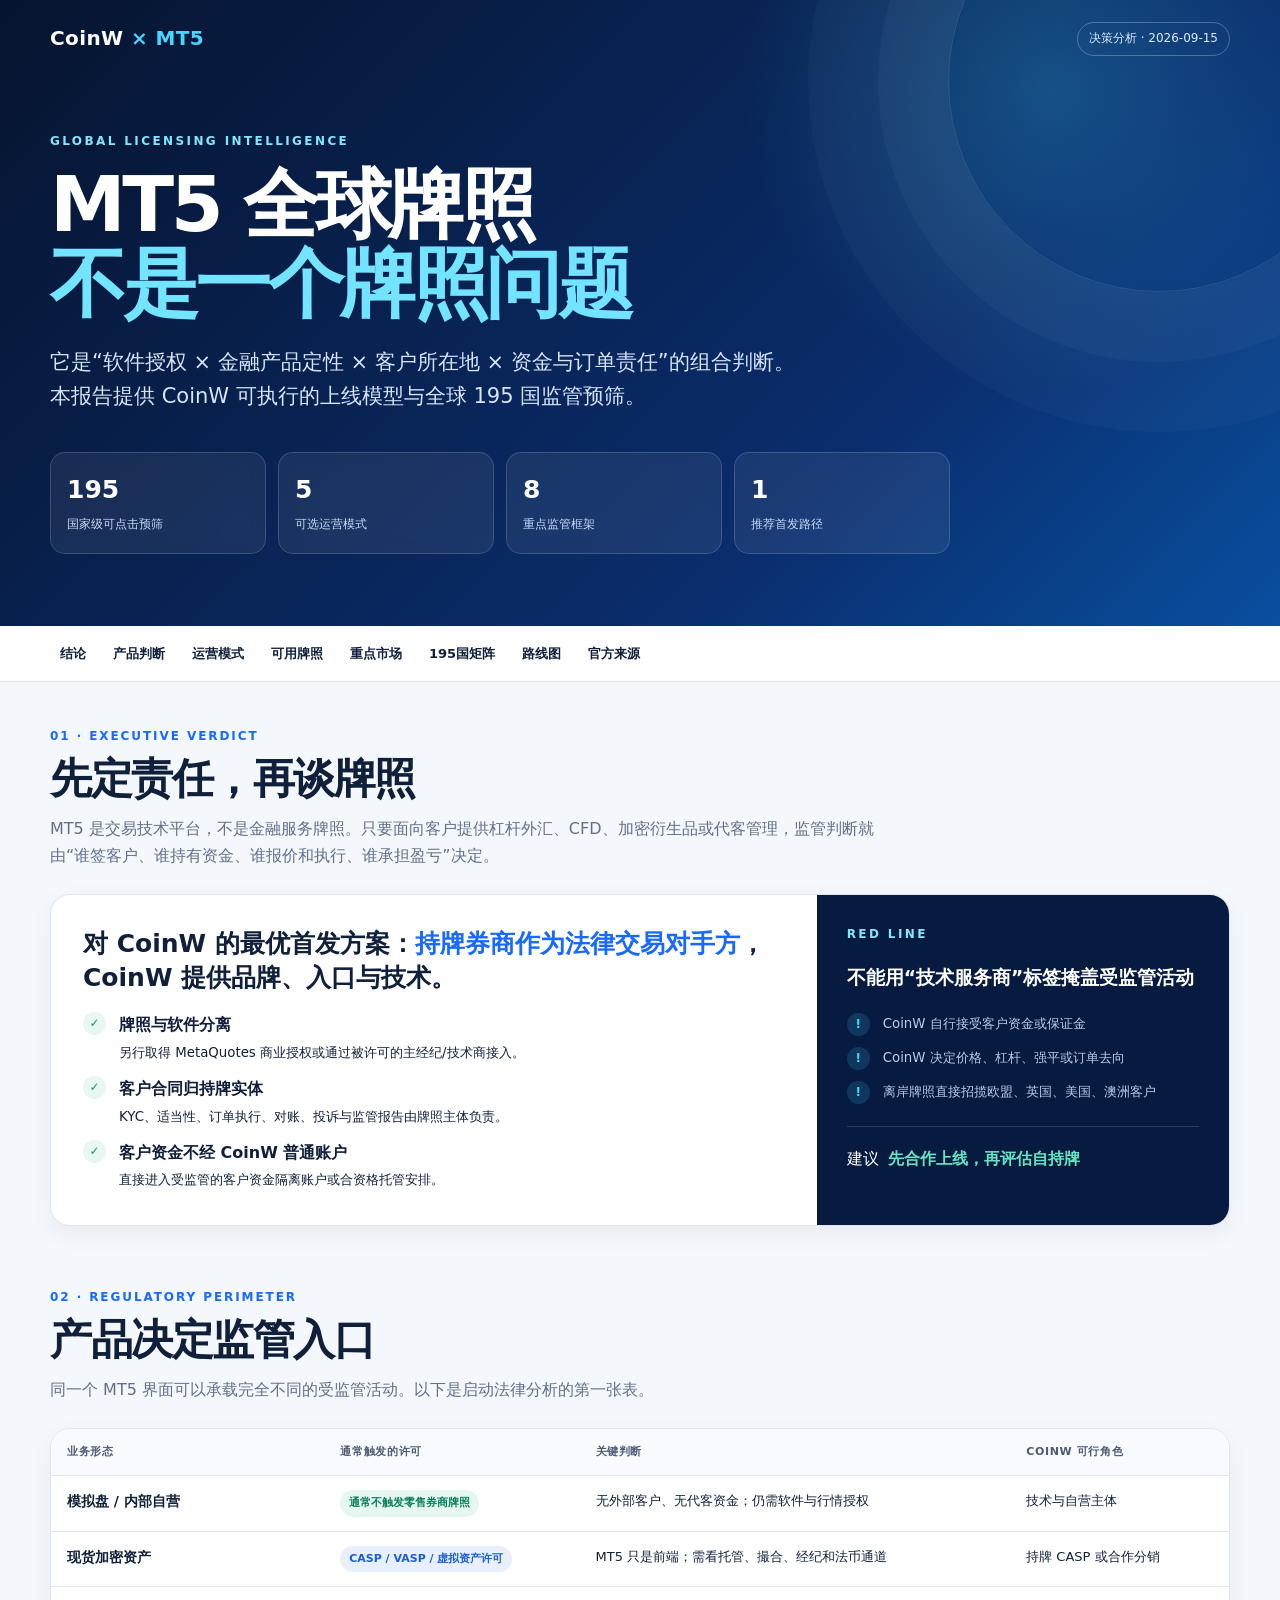
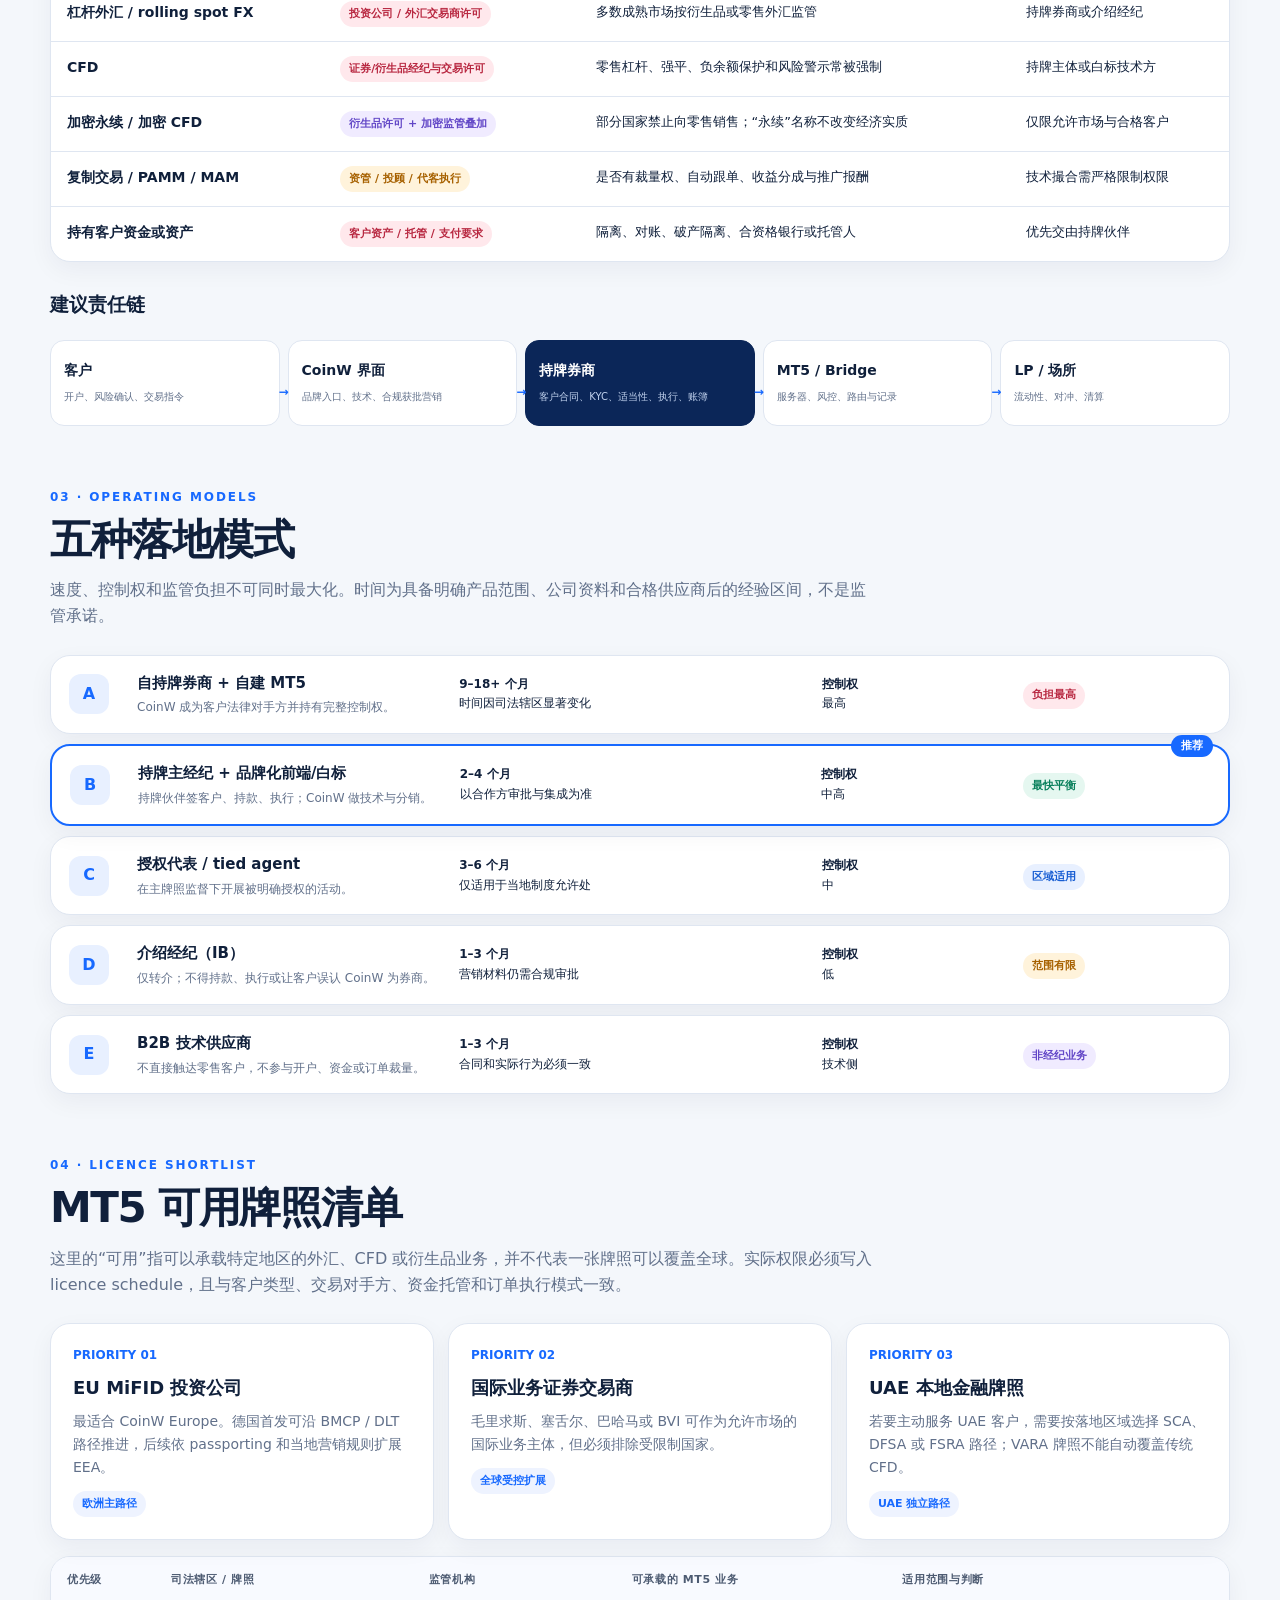
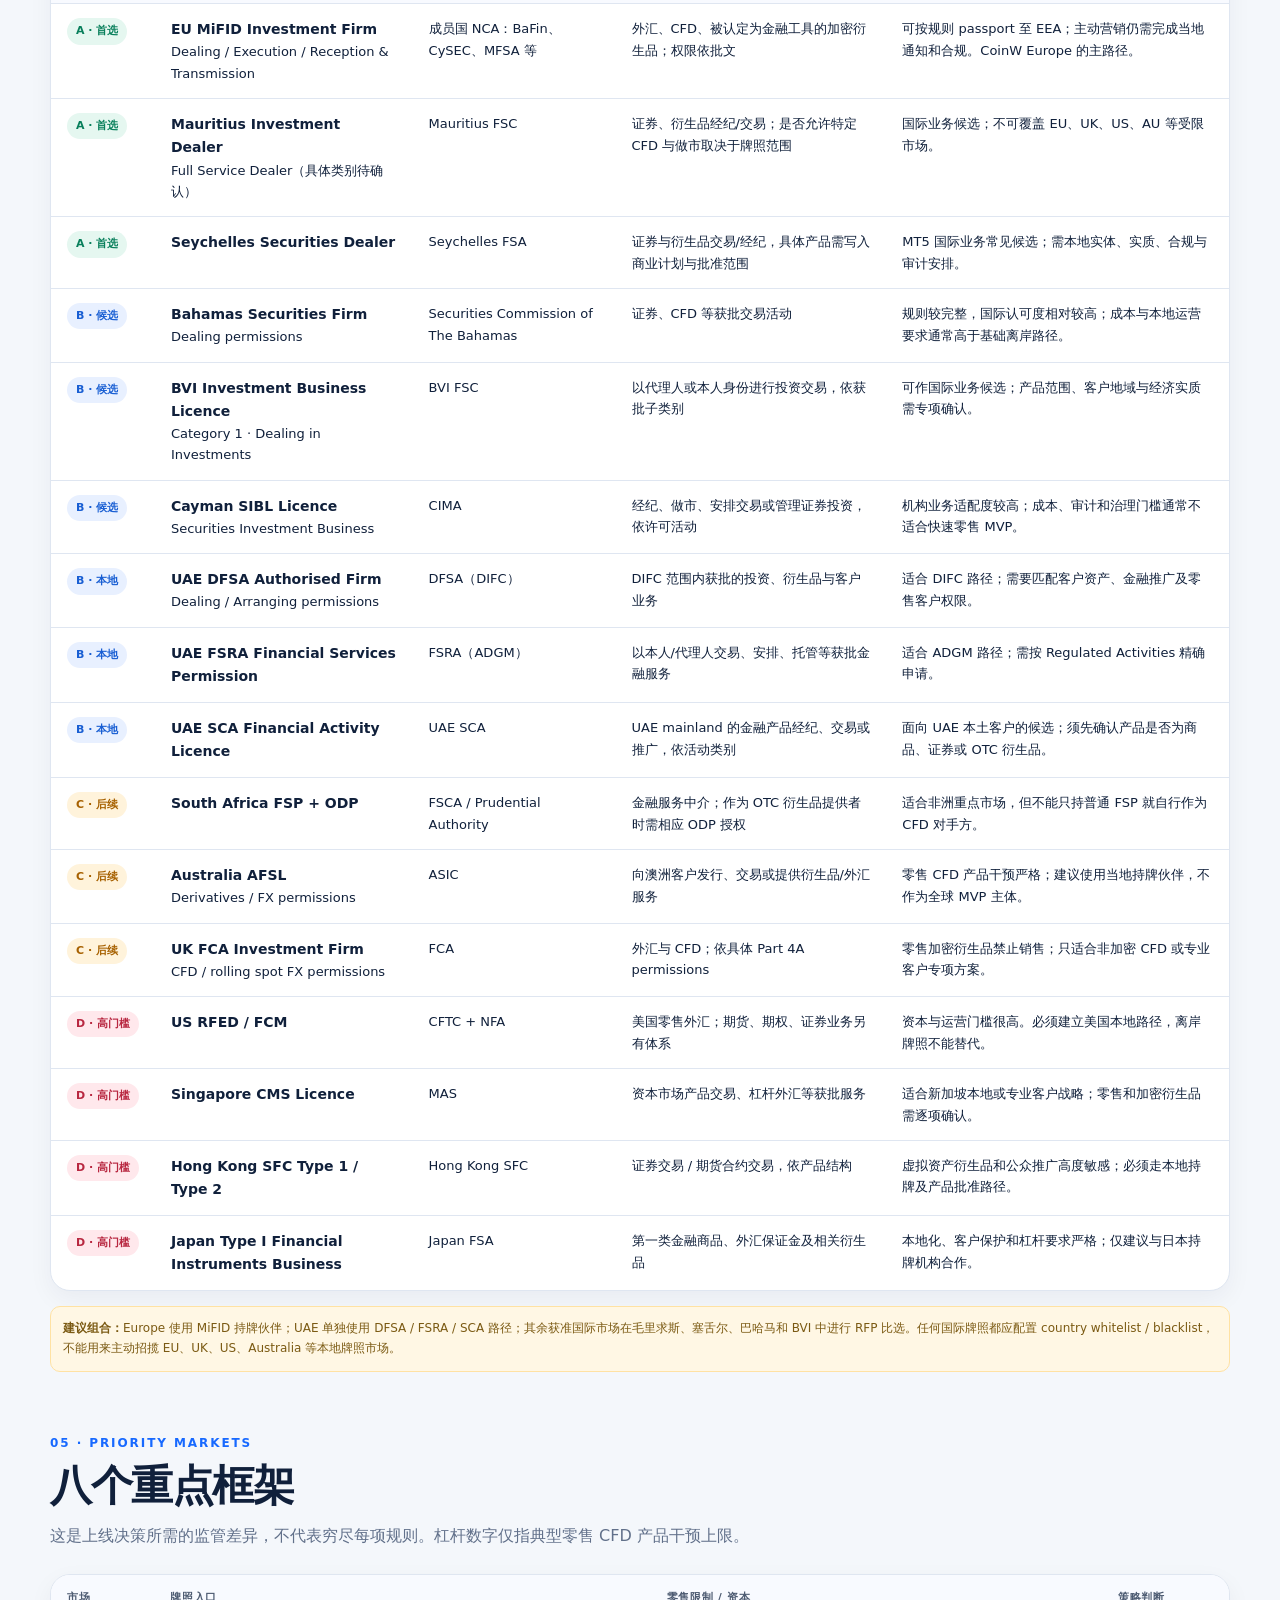
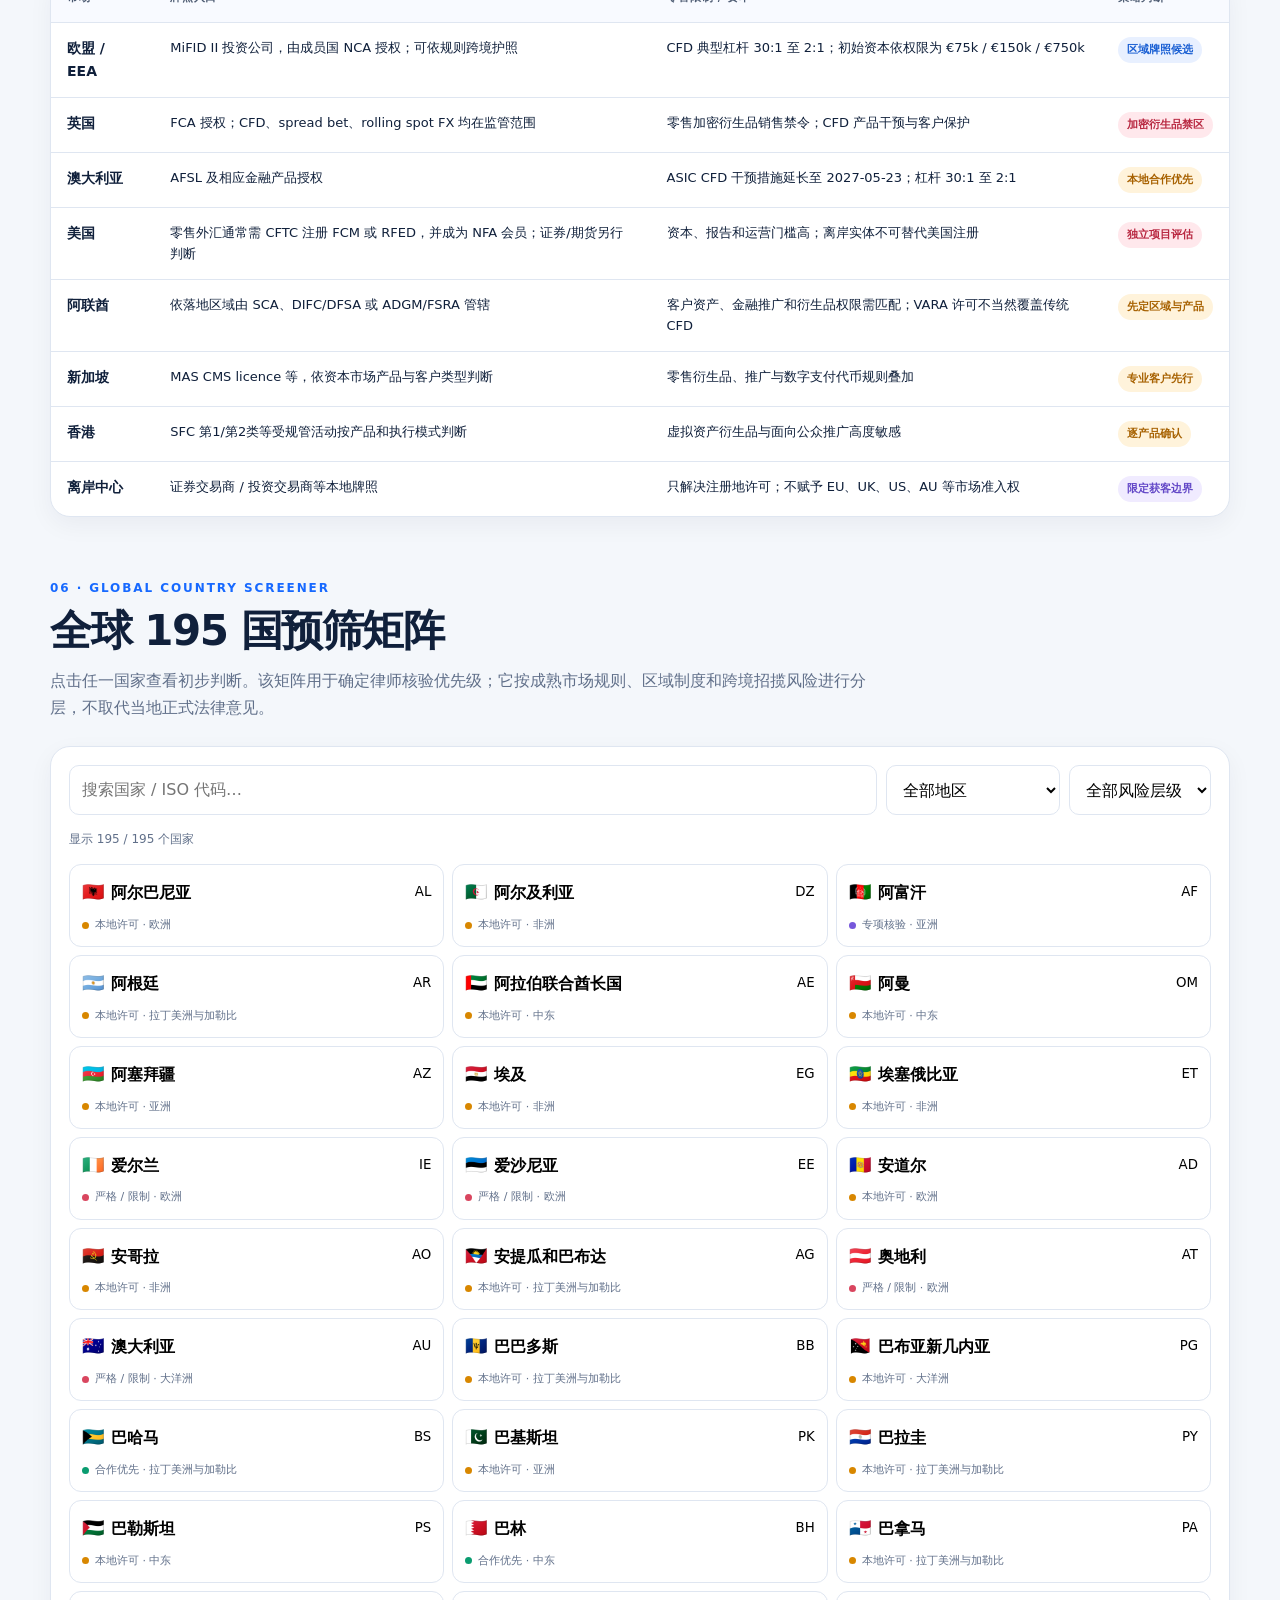
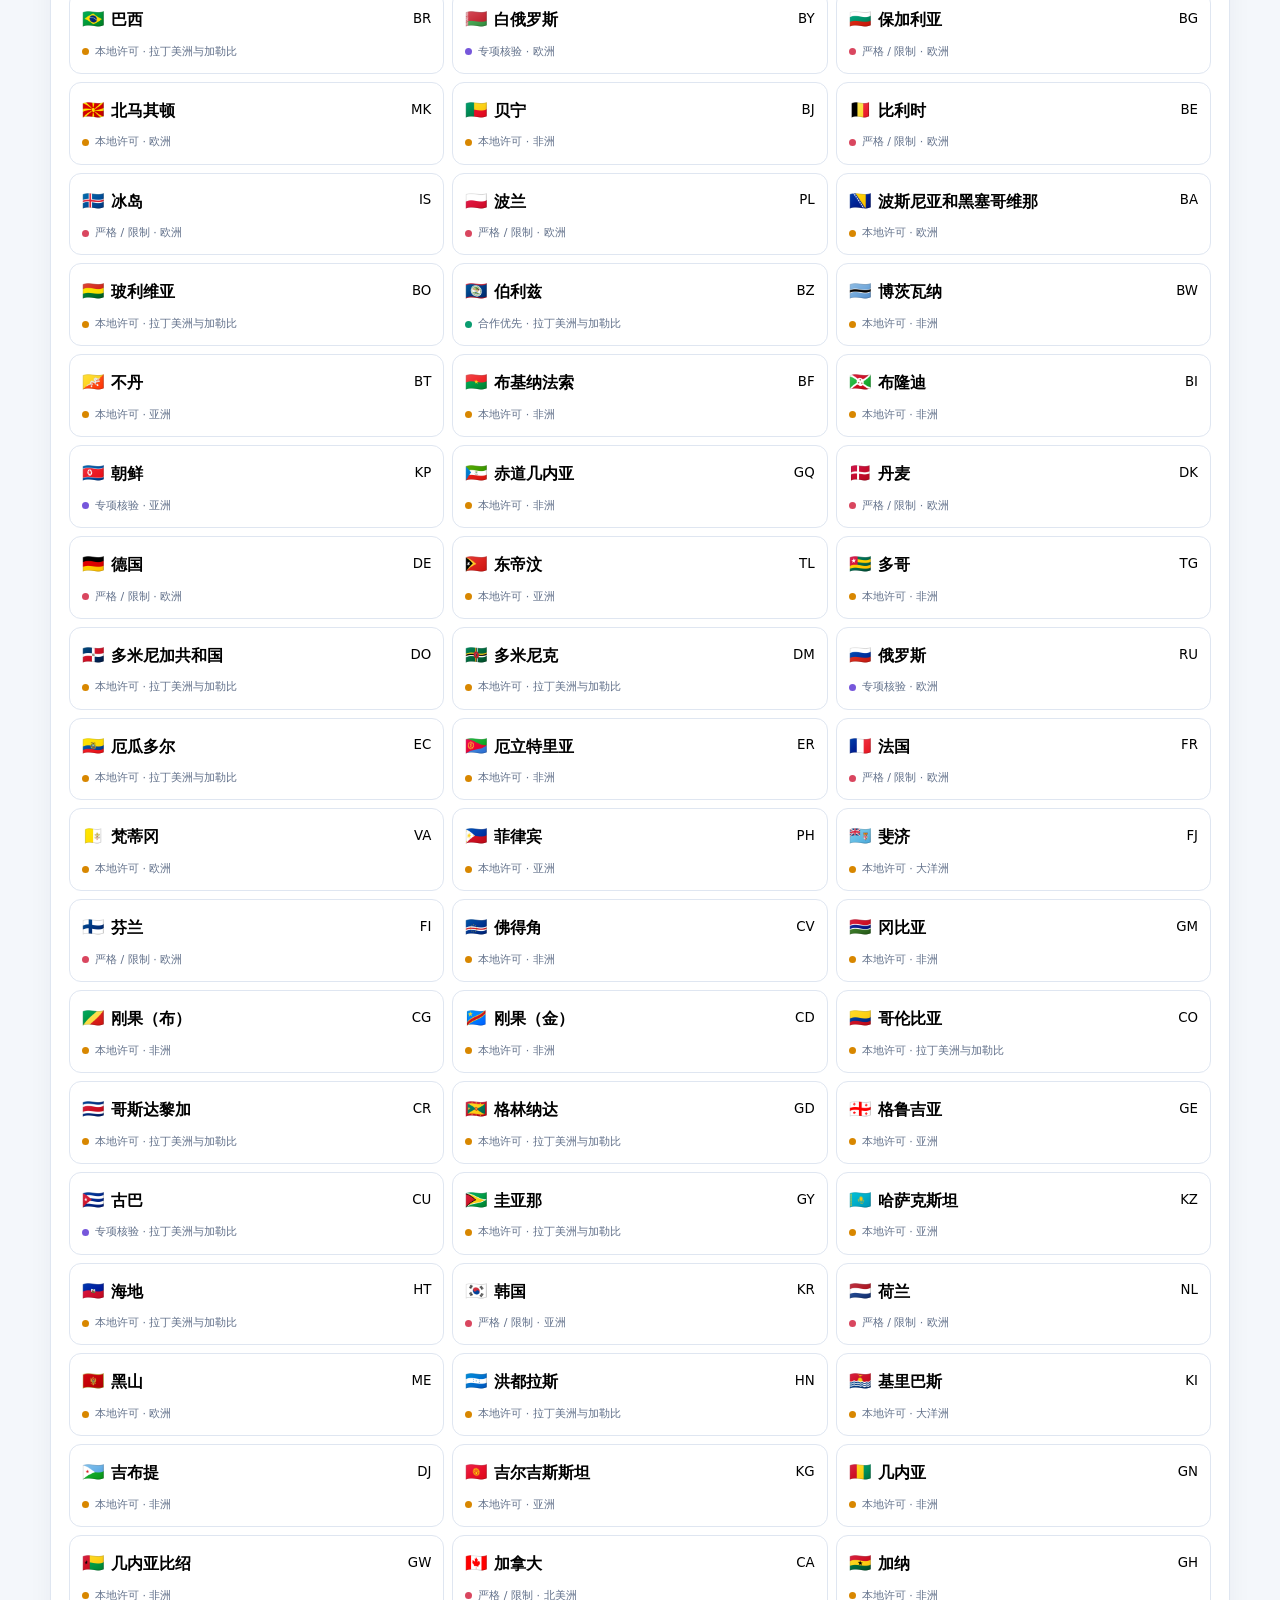
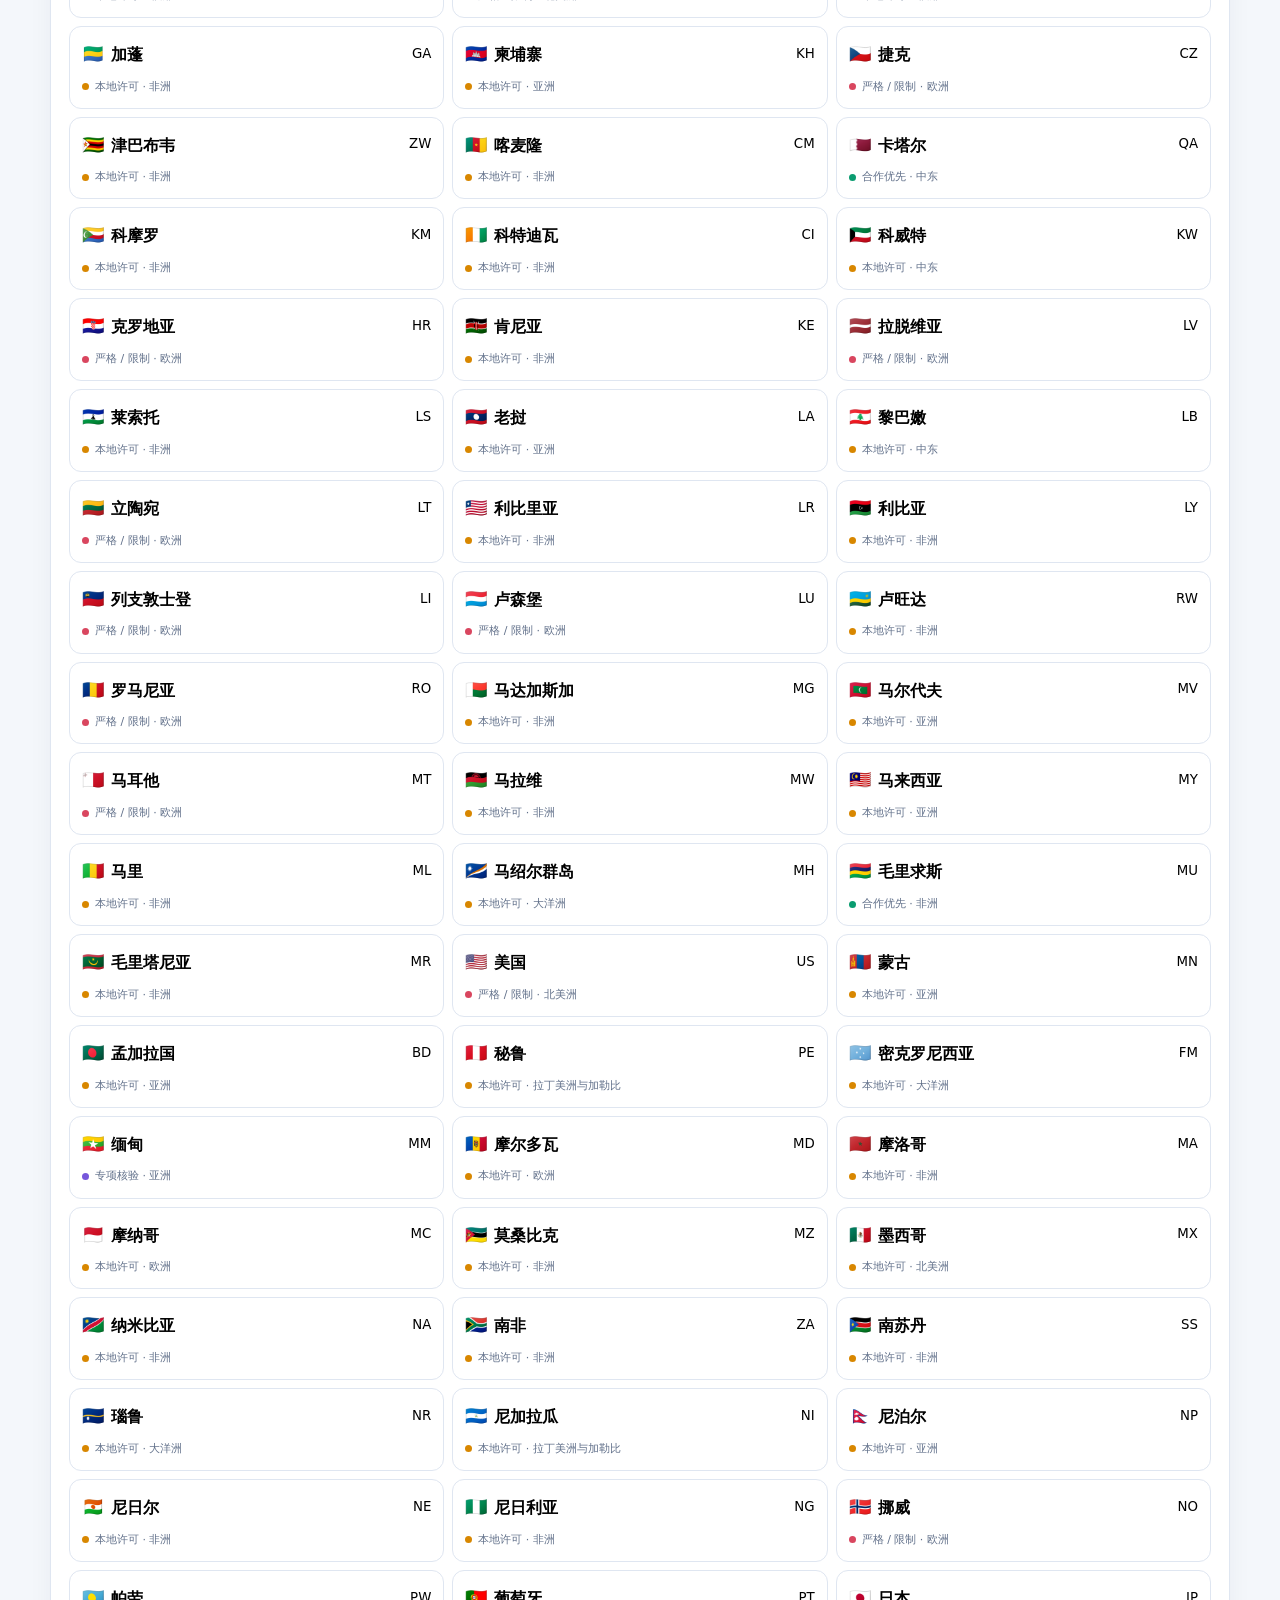
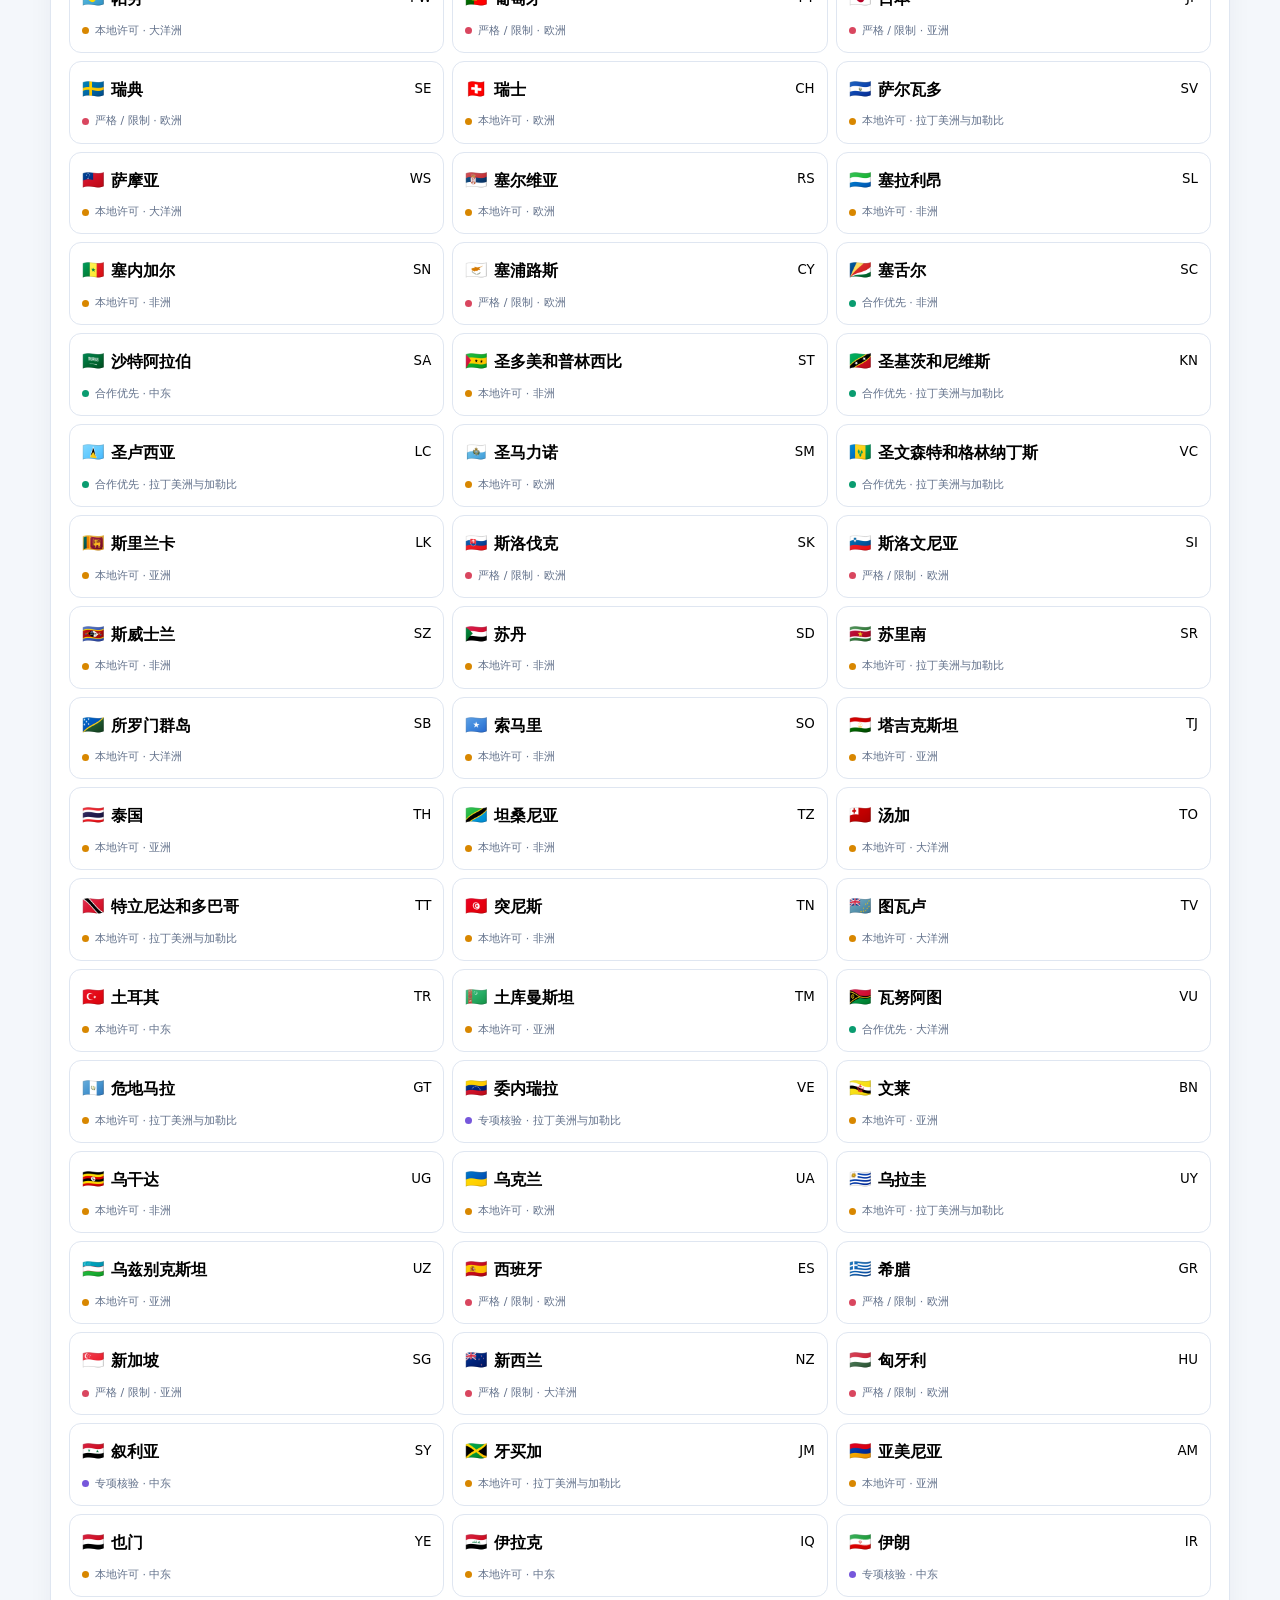
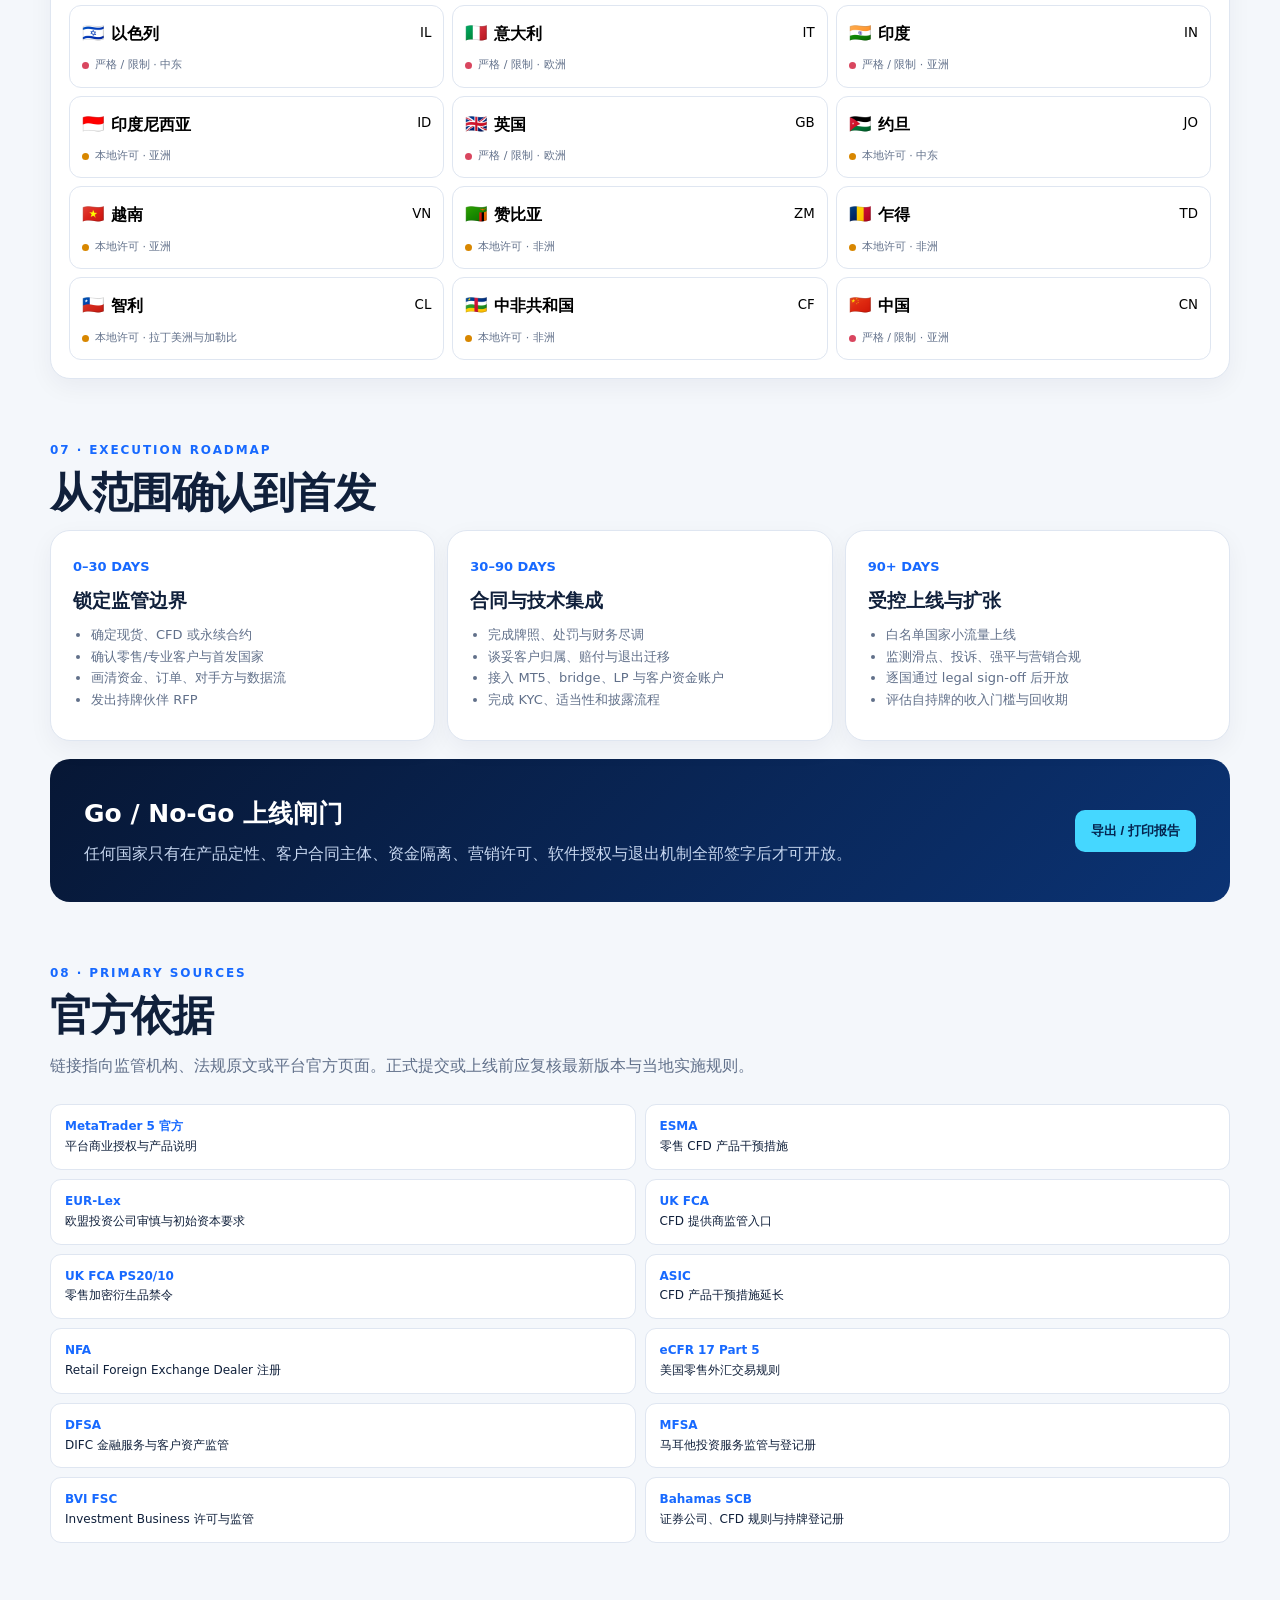
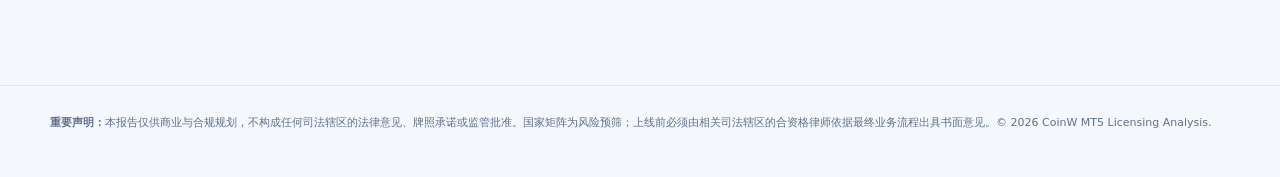
<file: mt5-license-analysis/index.html>
<!doctype html>
<html lang="zh-CN">
<head>
  <meta charset="utf-8">
  <meta name="viewport" content="width=device-width,initial-scale=1">
  <meta name="description" content="CoinW MT5 全球牌照与运营模式分析：覆盖195个国家的可交互监管预筛矩阵。">
  <title>CoinW · MT5 全球牌照与运营模式分析</title>
  <style>
    :root{--navy:#071735;--navy2:#0b2658;--blue:#1769ff;--cyan:#45d7ff;--paper:#f4f7fb;--ink:#10203b;--muted:#61708a;--line:#dfe6f1;--green:#0a9c70;--amber:#d88700;--red:#d9465f;--purple:#7657db;--white:#fff;--shadow:0 18px 50px rgba(7,23,53,.12)}
    *{box-sizing:border-box}html{scroll-behavior:smooth}body{margin:0;background:var(--paper);color:var(--ink);font-family:Inter,"PingFang SC","Microsoft YaHei",system-ui,-apple-system,sans-serif;line-height:1.65}a{color:inherit}.wrap{width:min(1180px,calc(100% - 36px));margin:auto}
    .hero{color:#fff;background:radial-gradient(circle at 82% 14%,rgba(69,215,255,.22),transparent 26%),linear-gradient(135deg,#06142f,#0a2d6c 68%,#094fa0);padding:22px 0 72px;overflow:hidden;position:relative}.hero:after{content:"";position:absolute;width:420px;height:420px;border:1px solid rgba(255,255,255,.12);border-radius:50%;right:-90px;top:-130px;box-shadow:0 0 0 70px rgba(255,255,255,.03),0 0 0 140px rgba(255,255,255,.025)}
    .top{display:flex;justify-content:space-between;align-items:center;position:relative;z-index:1}.brand{font-weight:900;letter-spacing:.02em;font-size:20px}.brand span{color:var(--cyan)}.stamp{font-size:12px;border:1px solid rgba(255,255,255,.26);border-radius:99px;padding:6px 11px;color:#dceaff}.hero-copy{position:relative;z-index:1;max-width:900px;padding-top:76px}.eyebrow{font-size:12px;letter-spacing:.2em;text-transform:uppercase;color:#82e6ff;font-weight:800}.hero h1{font-size:clamp(38px,6.8vw,76px);line-height:1.04;letter-spacing:-.045em;margin:13px 0 22px}.hero h1 em{font-style:normal;color:#73e4ff}.lead{font-size:clamp(16px,2vw,21px);color:#d7e5fb;max-width:760px}.hero-grid{display:grid;grid-template-columns:repeat(4,1fr);gap:12px;margin-top:38px}.metric{border:1px solid rgba(255,255,255,.16);background:rgba(255,255,255,.07);backdrop-filter:blur(8px);padding:16px;border-radius:15px}.metric b{display:block;font-size:25px}.metric span{font-size:12px;color:#c9dbf7}
    .tabs{position:sticky;top:0;z-index:20;background:rgba(255,255,255,.92);backdrop-filter:blur(14px);border-bottom:1px solid var(--line)}.tabs .wrap{display:flex;gap:7px;overflow:auto;padding:10px 0}.tabs a{text-decoration:none;white-space:nowrap;font-size:13px;font-weight:700;padding:7px 10px;border-radius:8px}.tabs a:hover{background:#eaf1ff;color:var(--blue)}
    main{padding:45px 0 80px}.section{margin:0 0 62px;scroll-margin-top:74px}.kicker{font-size:12px;color:var(--blue);font-weight:900;letter-spacing:.16em;text-transform:uppercase}.section h2{font-size:clamp(27px,4vw,42px);line-height:1.15;margin:8px 0 13px;letter-spacing:-.035em}.intro{color:var(--muted);max-width:830px;margin:0 0 25px}.panel{background:var(--white);border:1px solid var(--line);border-radius:20px;box-shadow:0 8px 24px rgba(7,23,53,.05)}
    .verdict{display:grid;grid-template-columns:1.3fr .7fr;overflow:hidden}.verdict-main{padding:32px}.verdict-side{padding:30px;background:#071b41;color:#fff}.bigline{font-size:25px;line-height:1.35;font-weight:900;margin:0 0 18px}.bigline span{color:var(--blue)}.checks{display:grid;gap:11px}.check{display:grid;grid-template-columns:26px 1fr;gap:10px}.check i{font-style:normal;width:23px;height:23px;border-radius:50%;background:#e9f7f2;color:var(--green);display:grid;place-items:center;font-weight:900;font-size:12px}.verdict-side .check i{background:rgba(69,215,255,.15);color:var(--cyan)}.verdict-side small{color:#b7cbea}.signal{display:flex;gap:9px;align-items:center;margin-top:22px;padding-top:19px;border-top:1px solid rgba(255,255,255,.15)}.signal b{color:#65e4c2}
    .cards{display:grid;grid-template-columns:repeat(3,1fr);gap:14px}.card{padding:22px}.card .no{font-size:12px;color:var(--blue);font-weight:900}.card h3{font-size:18px;margin:7px 0}.card p{font-size:14px;color:var(--muted);margin:0}.tag{display:inline-block;font-size:11px;font-weight:800;border-radius:99px;padding:4px 9px;margin-top:12px;background:#eef3ff;color:var(--blue)}
    .table-wrap{overflow:auto}.matrix{width:100%;border-collapse:collapse;min-width:760px}.matrix th,.matrix td{text-align:left;padding:14px 16px;border-bottom:1px solid var(--line);vertical-align:top;font-size:13px}.matrix th{background:#f8faff;color:#4d5b72;font-size:11px;letter-spacing:.06em;text-transform:uppercase}.matrix tr:last-child td{border:0}.matrix strong{font-size:14px}.pill{display:inline-flex;align-items:center;gap:6px;border-radius:99px;padding:4px 9px;font-size:11px;font-weight:800;white-space:nowrap}.p-green{background:#e5f7f0;color:#087f5b}.p-amber{background:#fff3db;color:#a76100}.p-red{background:#ffe8ec;color:#b82740}.p-blue{background:#e8f0ff;color:#185ed3}.p-purple{background:#f0ebff;color:#6247c7}
    .flow{display:grid;grid-template-columns:repeat(5,1fr);gap:8px;align-items:stretch}.flow .node{position:relative;padding:18px 13px;background:#fff;border:1px solid var(--line);border-radius:14px;font-size:12px}.flow .node:not(:last-child):after{content:"→";position:absolute;right:-10px;top:50%;z-index:2;color:var(--blue);font-weight:900}.node b{display:block;font-size:14px;margin-bottom:5px}.node.primary{background:var(--navy2);color:white;border-color:var(--navy2)}.node small{color:var(--muted)}.node.primary small{color:#c0d1ed}
    .models{display:grid;gap:10px}.model{display:grid;grid-template-columns:54px 1.15fr 1.3fr .7fr .7fr;gap:14px;align-items:center;padding:15px 18px}.model .letter{width:40px;height:40px;border-radius:12px;background:#e8f0ff;color:var(--blue);display:grid;place-items:center;font-weight:900}.model h3{margin:0;font-size:15px}.model p{margin:3px 0 0;color:var(--muted);font-size:12px}.score{font-size:12px}.score b{display:block}.recommended{border:2px solid var(--blue);position:relative}.recommended:after{content:"推荐";position:absolute;right:15px;top:-11px;background:var(--blue);color:white;padding:2px 10px;border-radius:99px;font-size:11px;font-weight:900}
    .country-shell{padding:18px}.toolbar{display:grid;grid-template-columns:1fr auto auto;gap:9px;margin-bottom:15px}.toolbar input,.toolbar select{font:inherit;border:1px solid var(--line);border-radius:10px;background:#fff;padding:11px 12px;outline:none}.toolbar input:focus,.toolbar select:focus{border-color:var(--blue);box-shadow:0 0 0 3px rgba(23,105,255,.11)}.country-count{font-size:12px;color:var(--muted);margin:6px 0 14px}.countries{display:grid;grid-template-columns:repeat(3,1fr);gap:8px}.country{appearance:none;text-align:left;font:inherit;background:#fff;border:1px solid var(--line);border-radius:12px;padding:12px;cursor:pointer;transition:.18s}.country:hover{border-color:#8db3ff;transform:translateY(-1px);box-shadow:0 8px 20px rgba(7,23,53,.07)}.country-head{display:flex;justify-content:space-between;gap:8px;align-items:center}.country-name{font-weight:800}.flag{font-size:18px;margin-right:7px}.country-meta{display:flex;gap:6px;margin-top:9px;align-items:center;color:var(--muted);font-size:11px}.dot{width:7px;height:7px;border-radius:50%}.dot.green{background:var(--green)}.dot.amber{background:var(--amber)}.dot.red{background:var(--red)}.dot.purple{background:var(--purple)}
    dialog{border:0;border-radius:20px;padding:0;max-width:650px;width:calc(100% - 30px);box-shadow:0 28px 90px rgba(0,0,0,.28)}dialog::backdrop{background:rgba(5,14,33,.6);backdrop-filter:blur(4px)}.dialog-head{padding:25px;background:var(--navy);color:white;display:flex;justify-content:space-between;gap:15px}.dialog-head h3{font-size:24px;margin:0}.close{border:0;background:rgba(255,255,255,.12);color:#fff;width:34px;height:34px;border-radius:50%;cursor:pointer;font-size:20px}.dialog-body{padding:25px}.detail-grid{display:grid;grid-template-columns:1fr 1fr;gap:12px}.detail{background:#f6f8fc;padding:13px;border-radius:11px}.detail small{display:block;color:var(--muted);font-size:11px}.detail b{font-size:13px}.notice{font-size:12px;color:#7b5a13;background:#fff7e4;border:1px solid #ffe2a3;padding:12px;border-radius:10px;margin-top:15px}
    .timeline{display:grid;grid-template-columns:repeat(3,1fr);gap:12px}.phase{padding:22px}.phase b{font-size:13px;color:var(--blue)}.phase h3{margin:6px 0}.phase ul{font-size:13px;color:var(--muted);padding-left:18px;margin:8px 0}.cta{background:linear-gradient(135deg,#071735,#0b3374);color:white;padding:34px;border-radius:20px;display:grid;grid-template-columns:1fr auto;gap:22px;align-items:center}.cta h3{font-size:25px;margin:0}.cta p{color:#c6d6ef;margin:7px 0 0}.btn{border:0;border-radius:10px;background:var(--cyan);color:#052550;padding:12px 16px;font-weight:900;cursor:pointer;text-decoration:none}
    .sources{display:grid;grid-template-columns:repeat(2,1fr);gap:9px}.source{display:block;text-decoration:none;background:#fff;border:1px solid var(--line);border-radius:11px;padding:12px 14px;font-size:12px}.source:hover{border-color:var(--blue)}.source b{display:block;color:var(--blue)}footer{padding:28px 0 45px;color:var(--muted);font-size:11px;border-top:1px solid var(--line)}
    @media(max-width:850px){.hero-grid,.cards,.countries,.timeline,.sources{grid-template-columns:1fr 1fr}.verdict{grid-template-columns:1fr}.flow{grid-template-columns:1fr}.flow .node:not(:last-child):after{content:"↓";right:50%;top:auto;bottom:-14px}.model{grid-template-columns:45px 1fr}.model .score{grid-column:2}.toolbar{grid-template-columns:1fr 1fr}.toolbar input{grid-column:1/-1}.cta{grid-template-columns:1fr}}
    @media(max-width:560px){.hero{padding-bottom:45px}.hero-copy{padding-top:55px}.hero-grid,.cards,.countries,.timeline,.sources,.detail-grid{grid-template-columns:1fr}.metric{padding:12px}.model{padding:14px}.toolbar{grid-template-columns:1fr}.toolbar input{grid-column:auto}.stamp{display:none}.wrap{width:min(100% - 24px,1180px)}}
    @media print{.tabs,.toolbar,.cta,.close{display:none!important}.hero{padding:20px}.hero-copy{padding-top:25px}.section{break-inside:avoid}.countries{grid-template-columns:repeat(4,1fr)}body{background:#fff}}
  </style>
</head>
<body>
  <header class="hero">
    <div class="wrap">
      <div class="top"><div class="brand">CoinW <span>× MT5</span></div><div class="stamp">决策分析 · 2026-09-15</div></div>
      <div class="hero-copy">
        <div class="eyebrow">Global licensing intelligence</div>
        <h1>MT5 全球牌照<br><em>不是一个牌照问题</em></h1>
        <p class="lead">它是“软件授权 × 金融产品定性 × 客户所在地 × 资金与订单责任”的组合判断。本报告提供 CoinW 可执行的上线模型与全球 195 国监管预筛。</p>
        <div class="hero-grid">
          <div class="metric"><b>195</b><span>国家级可点击预筛</span></div>
          <div class="metric"><b>5</b><span>可选运营模式</span></div>
          <div class="metric"><b>8</b><span>重点监管框架</span></div>
          <div class="metric"><b>1</b><span>推荐首发路径</span></div>
        </div>
      </div>
    </div>
  </header>
  <nav class="tabs"><div class="wrap">
    <a href="#verdict">结论</a><a href="#perimeter">产品判断</a><a href="#models">运营模式</a><a href="#licences">可用牌照</a><a href="#markets">重点市场</a><a href="#countries">195国矩阵</a><a href="#roadmap">路线图</a><a href="#sources">官方来源</a>
  </div></nav>
  <main class="wrap">
    <section class="section" id="verdict">
      <div class="kicker">01 · Executive verdict</div><h2>先定责任，再谈牌照</h2>
      <p class="intro">MT5 是交易技术平台，不是金融服务牌照。只要面向客户提供杠杆外汇、CFD、加密衍生品或代客管理，监管判断就由“谁签客户、谁持有资金、谁报价和执行、谁承担盈亏”决定。</p>
      <div class="panel verdict">
        <div class="verdict-main"><p class="bigline">对 CoinW 的最优首发方案：<span>持牌券商作为法律交易对手方</span>，CoinW 提供品牌、入口与技术。</p><div class="checks">
          <div class="check"><i>✓</i><div><b>牌照与软件分离</b><br><small>另行取得 MetaQuotes 商业授权或通过被许可的主经纪/技术商接入。</small></div></div>
          <div class="check"><i>✓</i><div><b>客户合同归持牌实体</b><br><small>KYC、适当性、订单执行、对账、投诉与监管报告由牌照主体负责。</small></div></div>
          <div class="check"><i>✓</i><div><b>客户资金不经 CoinW 普通账户</b><br><small>直接进入受监管的客户资金隔离账户或合资格托管安排。</small></div></div>
        </div></div>
        <aside class="verdict-side"><div class="eyebrow">Red line</div><h3>不能用“技术服务商”标签掩盖受监管活动</h3><div class="checks">
          <div class="check"><i>!</i><small>CoinW 自行接受客户资金或保证金</small></div><div class="check"><i>!</i><small>CoinW 决定价格、杠杆、强平或订单去向</small></div><div class="check"><i>!</i><small>离岸牌照直接招揽欧盟、英国、美国、澳洲客户</small></div>
        </div><div class="signal"><span>建议</span><b>先合作上线，再评估自持牌</b></div></aside>
      </div>
    </section>

    <section class="section" id="perimeter">
      <div class="kicker">02 · Regulatory perimeter</div><h2>产品决定监管入口</h2><p class="intro">同一个 MT5 界面可以承载完全不同的受监管活动。以下是启动法律分析的第一张表。</p>
      <div class="panel table-wrap"><table class="matrix"><thead><tr><th>业务形态</th><th>通常触发的许可</th><th>关键判断</th><th>CoinW 可行角色</th></tr></thead><tbody>
        <tr><td><strong>模拟盘 / 内部自营</strong></td><td><span class="pill p-green">通常不触发零售券商牌照</span></td><td>无外部客户、无代客资金；仍需软件与行情授权</td><td>技术与自营主体</td></tr>
        <tr><td><strong>现货加密资产</strong></td><td><span class="pill p-blue">CASP / VASP / 虚拟资产许可</span></td><td>MT5 只是前端；需看托管、撮合、经纪和法币通道</td><td>持牌 CASP 或合作分销</td></tr>
        <tr><td><strong>杠杆外汇 / rolling spot FX</strong></td><td><span class="pill p-red">投资公司 / 外汇交易商许可</span></td><td>多数成熟市场按衍生品或零售外汇监管</td><td>持牌券商或介绍经纪</td></tr>
        <tr><td><strong>CFD</strong></td><td><span class="pill p-red">证券/衍生品经纪与交易许可</span></td><td>零售杠杆、强平、负余额保护和风险警示常被强制</td><td>持牌主体或白标技术方</td></tr>
        <tr><td><strong>加密永续 / 加密 CFD</strong></td><td><span class="pill p-purple">衍生品许可 + 加密监管叠加</span></td><td>部分国家禁止向零售销售；“永续”名称不改变经济实质</td><td>仅限允许市场与合格客户</td></tr>
        <tr><td><strong>复制交易 / PAMM / MAM</strong></td><td><span class="pill p-amber">资管 / 投顾 / 代客执行</span></td><td>是否有裁量权、自动跟单、收益分成与推广报酬</td><td>技术撮合需严格限制权限</td></tr>
        <tr><td><strong>持有客户资金或资产</strong></td><td><span class="pill p-red">客户资产 / 托管 / 支付要求</span></td><td>隔离、对账、破产隔离、合资格银行或托管人</td><td>优先交由持牌伙伴</td></tr>
      </tbody></table></div>
      <h3 style="margin-top:28px">建议责任链</h3>
      <div class="flow"><div class="node"><b>客户</b><small>开户、风险确认、交易指令</small></div><div class="node"><b>CoinW 界面</b><small>品牌入口、技术、合规获批营销</small></div><div class="node primary"><b>持牌券商</b><small>客户合同、KYC、适当性、执行、账簿</small></div><div class="node"><b>MT5 / Bridge</b><small>服务器、风控、路由与记录</small></div><div class="node"><b>LP / 场所</b><small>流动性、对冲、清算</small></div></div>
    </section>

    <section class="section" id="models">
      <div class="kicker">03 · Operating models</div><h2>五种落地模式</h2><p class="intro">速度、控制权和监管负担不可同时最大化。时间为具备明确产品范围、公司资料和合格供应商后的经验区间，不是监管承诺。</p>
      <div class="models">
        <div class="panel model"><div class="letter">A</div><div><h3>自持牌券商 + 自建 MT5</h3><p>CoinW 成为客户法律对手方并持有完整控制权。</p></div><div class="score"><b>9–18+ 个月</b>时间因司法辖区显著变化</div><div class="score"><b>控制权</b>最高</div><div><span class="pill p-red">负担最高</span></div></div>
        <div class="panel model recommended"><div class="letter">B</div><div><h3>持牌主经纪 + 品牌化前端/白标</h3><p>持牌伙伴签客户、持款、执行；CoinW 做技术与分销。</p></div><div class="score"><b>2–4 个月</b>以合作方审批与集成为准</div><div class="score"><b>控制权</b>中高</div><div><span class="pill p-green">最快平衡</span></div></div>
        <div class="panel model"><div class="letter">C</div><div><h3>授权代表 / tied agent</h3><p>在主牌照监督下开展被明确授权的活动。</p></div><div class="score"><b>3–6 个月</b>仅适用于当地制度允许处</div><div class="score"><b>控制权</b>中</div><div><span class="pill p-blue">区域适用</span></div></div>
        <div class="panel model"><div class="letter">D</div><div><h3>介绍经纪（IB）</h3><p>仅转介；不得持款、执行或让客户误认 CoinW 为券商。</p></div><div class="score"><b>1–3 个月</b>营销材料仍需合规审批</div><div class="score"><b>控制权</b>低</div><div><span class="pill p-amber">范围有限</span></div></div>
        <div class="panel model"><div class="letter">E</div><div><h3>B2B 技术供应商</h3><p>不直接触达零售客户，不参与开户、资金或订单裁量。</p></div><div class="score"><b>1–3 个月</b>合同和实际行为必须一致</div><div class="score"><b>控制权</b>技术侧</div><div><span class="pill p-purple">非经纪业务</span></div></div>
      </div>
    </section>

    <section class="section" id="licences">
      <div class="kicker">04 · Licence shortlist</div><h2>MT5 可用牌照清单</h2>
      <p class="intro">这里的“可用”指可以承载特定地区的外汇、CFD 或衍生品业务，并不代表一张牌照可以覆盖全球。实际权限必须写入 licence schedule，且与客户类型、交易对手方、资金托管和订单执行模式一致。</p>
      <div class="cards" style="margin-bottom:16px">
        <div class="panel card"><div class="no">PRIORITY 01</div><h3>EU MiFID 投资公司</h3><p>最适合 CoinW Europe。德国首发可沿 BMCP / DLT 路径推进，后续依 passporting 和当地营销规则扩展 EEA。</p><span class="tag">欧洲主路径</span></div>
        <div class="panel card"><div class="no">PRIORITY 02</div><h3>国际业务证券交易商</h3><p>毛里求斯、塞舌尔、巴哈马或 BVI 可作为允许市场的国际业务主体，但必须排除受限制国家。</p><span class="tag">全球受控扩展</span></div>
        <div class="panel card"><div class="no">PRIORITY 03</div><h3>UAE 本地金融牌照</h3><p>若要主动服务 UAE 客户，需要按落地区域选择 SCA、DFSA 或 FSRA 路径；VARA 牌照不能自动覆盖传统 CFD。</p><span class="tag">UAE 独立路径</span></div>
      </div>
      <div class="panel table-wrap"><table class="matrix"><thead><tr><th>优先级</th><th>司法辖区 / 牌照</th><th>监管机构</th><th>可承载的 MT5 业务</th><th>适用范围与判断</th></tr></thead><tbody>
        <tr><td><span class="pill p-green">A · 首选</span></td><td><strong>EU MiFID Investment Firm</strong><br>Dealing / Execution / Reception & Transmission</td><td>成员国 NCA：BaFin、CySEC、MFSA 等</td><td>外汇、CFD、被认定为金融工具的加密衍生品；权限依批文</td><td>可按规则 passport 至 EEA；主动营销仍需完成当地通知和合规。CoinW Europe 的主路径。</td></tr>
        <tr><td><span class="pill p-green">A · 首选</span></td><td><strong>Mauritius Investment Dealer</strong><br>Full Service Dealer（具体类别待确认）</td><td>Mauritius FSC</td><td>证券、衍生品经纪/交易；是否允许特定 CFD 与做市取决于牌照范围</td><td>国际业务候选；不可覆盖 EU、UK、US、AU 等受限市场。</td></tr>
        <tr><td><span class="pill p-green">A · 首选</span></td><td><strong>Seychelles Securities Dealer</strong></td><td>Seychelles FSA</td><td>证券与衍生品交易/经纪，具体产品需写入商业计划与批准范围</td><td>MT5 国际业务常见候选；需本地实体、实质、合规与审计安排。</td></tr>
        <tr><td><span class="pill p-blue">B · 候选</span></td><td><strong>Bahamas Securities Firm</strong><br>Dealing permissions</td><td>Securities Commission of The Bahamas</td><td>证券、CFD 等获批交易活动</td><td>规则较完整，国际认可度相对较高；成本与本地运营要求通常高于基础离岸路径。</td></tr>
        <tr><td><span class="pill p-blue">B · 候选</span></td><td><strong>BVI Investment Business Licence</strong><br>Category 1 · Dealing in Investments</td><td>BVI FSC</td><td>以代理人或本人身份进行投资交易，依获批子类别</td><td>可作国际业务候选；产品范围、客户地域与经济实质需专项确认。</td></tr>
        <tr><td><span class="pill p-blue">B · 候选</span></td><td><strong>Cayman SIBL Licence</strong><br>Securities Investment Business</td><td>CIMA</td><td>经纪、做市、安排交易或管理证券投资，依许可活动</td><td>机构业务适配度较高；成本、审计和治理门槛通常不适合快速零售 MVP。</td></tr>
        <tr><td><span class="pill p-blue">B · 本地</span></td><td><strong>UAE DFSA Authorised Firm</strong><br>Dealing / Arranging permissions</td><td>DFSA（DIFC）</td><td>DIFC 范围内获批的投资、衍生品与客户业务</td><td>适合 DIFC 路径；需要匹配客户资产、金融推广及零售客户权限。</td></tr>
        <tr><td><span class="pill p-blue">B · 本地</span></td><td><strong>UAE FSRA Financial Services Permission</strong></td><td>FSRA（ADGM）</td><td>以本人/代理人交易、安排、托管等获批金融服务</td><td>适合 ADGM 路径；需按 Regulated Activities 精确申请。</td></tr>
        <tr><td><span class="pill p-blue">B · 本地</span></td><td><strong>UAE SCA Financial Activity Licence</strong></td><td>UAE SCA</td><td>UAE mainland 的金融产品经纪、交易或推广，依活动类别</td><td>面向 UAE 本土客户的候选；须先确认产品是否为商品、证券或 OTC 衍生品。</td></tr>
        <tr><td><span class="pill p-amber">C · 后续</span></td><td><strong>South Africa FSP + ODP</strong></td><td>FSCA / Prudential Authority</td><td>金融服务中介；作为 OTC 衍生品提供者时需相应 ODP 授权</td><td>适合非洲重点市场，但不能只持普通 FSP 就自行作为 CFD 对手方。</td></tr>
        <tr><td><span class="pill p-amber">C · 后续</span></td><td><strong>Australia AFSL</strong><br>Derivatives / FX permissions</td><td>ASIC</td><td>向澳洲客户发行、交易或提供衍生品/外汇服务</td><td>零售 CFD 产品干预严格；建议使用当地持牌伙伴，不作为全球 MVP 主体。</td></tr>
        <tr><td><span class="pill p-amber">C · 后续</span></td><td><strong>UK FCA Investment Firm</strong><br>CFD / rolling spot FX permissions</td><td>FCA</td><td>外汇与 CFD；依具体 Part 4A permissions</td><td>零售加密衍生品禁止销售；只适合非加密 CFD 或专业客户专项方案。</td></tr>
        <tr><td><span class="pill p-red">D · 高门槛</span></td><td><strong>US RFED / FCM</strong></td><td>CFTC + NFA</td><td>美国零售外汇；期货、期权、证券业务另有体系</td><td>资本与运营门槛很高。必须建立美国本地路径，离岸牌照不能替代。</td></tr>
        <tr><td><span class="pill p-red">D · 高门槛</span></td><td><strong>Singapore CMS Licence</strong></td><td>MAS</td><td>资本市场产品交易、杠杆外汇等获批服务</td><td>适合新加坡本地或专业客户战略；零售和加密衍生品需逐项确认。</td></tr>
        <tr><td><span class="pill p-red">D · 高门槛</span></td><td><strong>Hong Kong SFC Type 1 / Type 2</strong></td><td>Hong Kong SFC</td><td>证券交易 / 期货合约交易，依产品结构</td><td>虚拟资产衍生品和公众推广高度敏感；必须走本地持牌及产品批准路径。</td></tr>
        <tr><td><span class="pill p-red">D · 高门槛</span></td><td><strong>Japan Type I Financial Instruments Business</strong></td><td>Japan FSA</td><td>第一类金融商品、外汇保证金及相关衍生品</td><td>本地化、客户保护和杠杆要求严格；仅建议与日本持牌机构合作。</td></tr>
      </tbody></table></div>
      <div class="notice"><b>建议组合：</b>Europe 使用 MiFID 持牌伙伴；UAE 单独使用 DFSA / FSRA / SCA 路径；其余获准国际市场在毛里求斯、塞舌尔、巴哈马和 BVI 中进行 RFP 比选。任何国际牌照都应配置 country whitelist / blacklist，不能用来主动招揽 EU、UK、US、Australia 等本地牌照市场。</div>
    </section>

    <section class="section" id="markets">
      <div class="kicker">05 · Priority markets</div><h2>八个重点框架</h2><p class="intro">这是上线决策所需的监管差异，不代表穷尽每项规则。杠杆数字仅指典型零售 CFD 产品干预上限。</p>
      <div class="panel table-wrap"><table class="matrix"><thead><tr><th>市场</th><th>牌照入口</th><th>零售限制 / 资本</th><th>策略判断</th></tr></thead><tbody>
        <tr><td><strong>欧盟 / EEA</strong></td><td>MiFID II 投资公司，由成员国 NCA 授权；可依规则跨境护照</td><td>CFD 典型杠杆 30:1 至 2:1；初始资本依权限为 €75k / €150k / €750k</td><td><span class="pill p-blue">区域牌照候选</span></td></tr>
        <tr><td><strong>英国</strong></td><td>FCA 授权；CFD、spread bet、rolling spot FX 均在监管范围</td><td>零售加密衍生品销售禁令；CFD 产品干预与客户保护</td><td><span class="pill p-red">加密衍生品禁区</span></td></tr>
        <tr><td><strong>澳大利亚</strong></td><td>AFSL 及相应金融产品授权</td><td>ASIC CFD 干预措施延长至 2027-05-23；杠杆 30:1 至 2:1</td><td><span class="pill p-amber">本地合作优先</span></td></tr>
        <tr><td><strong>美国</strong></td><td>零售外汇通常需 CFTC 注册 FCM 或 RFED，并成为 NFA 会员；证券/期货另行判断</td><td>资本、报告和运营门槛高；离岸实体不可替代美国注册</td><td><span class="pill p-red">独立项目评估</span></td></tr>
        <tr><td><strong>阿联酋</strong></td><td>依落地区域由 SCA、DIFC/DFSA 或 ADGM/FSRA 管辖</td><td>客户资产、金融推广和衍生品权限需匹配；VARA 许可不当然覆盖传统 CFD</td><td><span class="pill p-amber">先定区域与产品</span></td></tr>
        <tr><td><strong>新加坡</strong></td><td>MAS CMS licence 等，依资本市场产品与客户类型判断</td><td>零售衍生品、推广与数字支付代币规则叠加</td><td><span class="pill p-amber">专业客户先行</span></td></tr>
        <tr><td><strong>香港</strong></td><td>SFC 第1/第2类等受规管活动按产品和执行模式判断</td><td>虚拟资产衍生品与面向公众推广高度敏感</td><td><span class="pill p-amber">逐产品确认</span></td></tr>
        <tr><td><strong>离岸中心</strong></td><td>证券交易商 / 投资交易商等本地牌照</td><td>只解决注册地许可；不赋予 EU、UK、US、AU 等市场准入权</td><td><span class="pill p-purple">限定获客边界</span></td></tr>
      </tbody></table></div>
    </section>

    <section class="section" id="countries">
      <div class="kicker">06 · Global country screener</div><h2>全球 195 国预筛矩阵</h2>
      <p class="intro">点击任一国家查看初步判断。该矩阵用于确定律师核验优先级；它按成熟市场规则、区域制度和跨境招揽风险进行分层，不取代当地正式法律意见。</p>
      <div class="panel country-shell">
        <div class="toolbar"><input id="search" placeholder="搜索国家 / ISO 代码…"><select id="region"><option value="all">全部地区</option><option>欧洲</option><option>亚洲</option><option>中东</option><option>非洲</option><option>北美洲</option><option>拉丁美洲与加勒比</option><option>大洋洲</option></select><select id="risk"><option value="all">全部风险层级</option><option value="red">严格 / 限制</option><option value="amber">本地许可</option><option value="purple">需专项核验</option><option value="green">合作优先</option></select></div>
        <div class="country-count" id="count"></div><div class="countries" id="countryGrid"></div>
      </div>
    </section>

    <section class="section" id="roadmap">
      <div class="kicker">07 · Execution roadmap</div><h2>从范围确认到首发</h2>
      <div class="timeline">
        <div class="panel phase"><b>0–30 DAYS</b><h3>锁定监管边界</h3><ul><li>确定现货、CFD 或永续合约</li><li>确认零售/专业客户与首发国家</li><li>画清资金、订单、对手方与数据流</li><li>发出持牌伙伴 RFP</li></ul></div>
        <div class="panel phase"><b>30–90 DAYS</b><h3>合同与技术集成</h3><ul><li>完成牌照、处罚与财务尽调</li><li>谈妥客户归属、赔付与退出迁移</li><li>接入 MT5、bridge、LP 与客户资金账户</li><li>完成 KYC、适当性和披露流程</li></ul></div>
        <div class="panel phase"><b>90+ DAYS</b><h3>受控上线与扩张</h3><ul><li>白名单国家小流量上线</li><li>监测滑点、投诉、强平与营销合规</li><li>逐国通过 legal sign-off 后开放</li><li>评估自持牌的收入门槛与回收期</li></ul></div>
      </div>
      <div class="cta" style="margin-top:18px"><div><h3>Go / No-Go 上线闸门</h3><p>任何国家只有在产品定性、客户合同主体、资金隔离、营销许可、软件授权与退出机制全部签字后才可开放。</p></div><button class="btn" onclick="window.print()">导出 / 打印报告</button></div>
    </section>

    <section class="section" id="sources">
      <div class="kicker">08 · Primary sources</div><h2>官方依据</h2><p class="intro">链接指向监管机构、法规原文或平台官方页面。正式提交或上线前应复核最新版本与当地实施规则。</p>
      <div class="sources">
        <a class="source" href="https://www.metatrader5.com/" target="_blank" rel="noopener"><b>MetaTrader 5 官方</b>平台商业授权与产品说明</a>
        <a class="source" href="https://www.esma.europa.eu/press-news/esma-news/esma-adopts-final-product-intervention-measures-cfds-and-binary-options" target="_blank" rel="noopener"><b>ESMA</b>零售 CFD 产品干预措施</a>
        <a class="source" href="https://eur-lex.europa.eu/EN/legal-content/summary/prudential-requirements-of-investment-firms.html" target="_blank" rel="noopener"><b>EUR-Lex</b>欧盟投资公司审慎与初始资本要求</a>
        <a class="source" href="https://www.fca.org.uk/firms/contract-for-differences" target="_blank" rel="noopener"><b>UK FCA</b>CFD 提供商监管入口</a>
        <a class="source" href="https://www.fca.org.uk/publications/policy-statements/ps20-10-prohibiting-sale-retail-clients-investment-products-reference-cryptoassets" target="_blank" rel="noopener"><b>UK FCA PS20/10</b>零售加密衍生品禁令</a>
        <a class="source" href="https://www.asic.gov.au/about-asic/news-centre/find-a-media-release/2022-releases/22-082mr-asic-s-cfd-product-intervention-order-extended-for-five-years" target="_blank" rel="noopener"><b>ASIC</b>CFD 产品干预措施延长</a>
        <a class="source" href="https://www.nfa.futures.org/registration-membership/who-has-to-register/rfed.html" target="_blank" rel="noopener"><b>NFA</b>Retail Foreign Exchange Dealer 注册</a>
        <a class="source" href="https://www.ecfr.gov/current/title-17/chapter-I/part-5" target="_blank" rel="noopener"><b>eCFR 17 Part 5</b>美国零售外汇交易规则</a>
        <a class="source" href="https://www.dfsa.ae/" target="_blank" rel="noopener"><b>DFSA</b>DIFC 金融服务与客户资产监管</a>
        <a class="source" href="https://www.mfsa.mt/" target="_blank" rel="noopener"><b>MFSA</b>马耳他投资服务监管与登记册</a>
        <a class="source" href="https://www.bvifsc.vg/" target="_blank" rel="noopener"><b>BVI FSC</b>Investment Business 许可与监管</a>
        <a class="source" href="https://www.scb.gov.bs/" target="_blank" rel="noopener"><b>Bahamas SCB</b>证券公司、CFD 规则与持牌登记册</a>
      </div>
    </section>
  </main>
  <dialog id="detailDialog"><div class="dialog-head"><div><div class="eyebrow" id="dRegion"></div><h3 id="dTitle"></h3></div><button class="close" onclick="detailDialog.close()">×</button></div><div class="dialog-body"><div id="dStatus"></div><p id="dSummary"></p><div class="detail-grid"><div class="detail"><small>初步许可路径</small><b id="dLicence"></b></div><div class="detail"><small>推荐进入模式</small><b id="dModel"></b></div><div class="detail"><small>零售 MT5/CFD</small><b id="dRetail"></b></div><div class="detail"><small>上线条件</small><b>本地法律意见 + 合规签字</b></div></div><div class="notice">提示：此处是跨境产品规划的预筛结论。实际牌照取决于具体产品、客户类型、招揽地点、合同主体、资金流和订单执行方式。</div></div></dialog>
  <footer><div class="wrap"><b>重要声明：</b>本报告仅供商业与合规规划，不构成任何司法辖区的法律意见、牌照承诺或监管批准。国家矩阵为风险预筛；上线前必须由相关司法辖区的合资格律师依据最终业务流程出具书面意见。© 2026 CoinW MT5 Licensing Analysis.</div></footer>
  <script>
    const groups={
      "欧洲":"AL,AD,AT,BY,BE,BA,BG,HR,CY,CZ,DK,EE,FI,FR,DE,GR,VA,HU,IS,IE,IT,LV,LI,LT,LU,MT,MD,MC,ME,NL,MK,NO,PL,PT,RO,RU,SM,RS,SK,SI,ES,SE,CH,UA,GB",
      "亚洲":"AF,AM,AZ,BD,BT,BN,KH,CN,GE,IN,ID,JP,KZ,KG,LA,MY,MV,MN,MM,NP,KP,PK,PH,SG,LK,KR,TJ,TH,TL,TM,UZ,VN",
      "中东":"BH,IR,IQ,IL,JO,KW,LB,OM,QA,SA,SY,TR,AE,YE,PS",
      "非洲":"DZ,AO,BJ,BW,BF,BI,CV,CM,CF,TD,KM,CG,CD,CI,DJ,EG,GQ,ER,SZ,ET,GA,GM,GH,GN,GW,KE,LS,LR,LY,MG,MW,ML,MR,MU,MA,MZ,NA,NE,NG,RW,ST,SN,SC,SL,SO,ZA,SS,SD,TZ,TG,TN,UG,ZM,ZW",
      "北美洲":"CA,US,MX",
      "拉丁美洲与加勒比":"AG,AR,BS,BB,BZ,BO,BR,CL,CO,CR,CU,DM,DO,EC,SV,GD,GT,GY,HT,HN,JM,NI,PA,PY,PE,KN,LC,VC,SR,TT,UY,VE",
      "大洋洲":"AU,FJ,KI,MH,FM,NR,NZ,PW,PG,WS,SB,TO,TV,VU"
    };
    const countryCodes=Object.values(groups).flatMap(x=>x.split(','));
    const regionByCode=Object.fromEntries(Object.entries(groups).flatMap(([r,s])=>s.split(',').map(c=>[c,r])));
    const names=new Intl.DisplayNames(['zh-CN'],{type:'region'});
    const eea=new Set('AT,BE,BG,HR,CY,CZ,DK,EE,FI,FR,DE,GR,HU,IS,IE,IT,LV,LI,LT,LU,MT,NL,NO,PL,PT,RO,SK,SI,ES,SE'.split(','));
    const strict=new Set('US,GB,AU,CA,JP,SG,HK,CN,KR,IN,IL,NZ'.split(','));
    const sanctioned=new Set('AF,BY,CU,IR,KP,RU,SY,VE,MM'.split(','));
    const partnerFirst=new Set('AE,BH,QA,SA,ZA,MU,SC,BS,BZ,VU,KN,LC,VC'.split(','));
    const overrides={
      US:{risk:'red',licence:'CFTC/NFA RFED 或 FCM；其他产品另行取得证券/期货权限',retail:'高度受限；不可用离岸牌照替代',model:'美国持牌伙伴或暂不开放'},
      GB:{risk:'red',licence:'FCA 投资公司相应 CFD / rolling spot FX 权限',retail:'加密衍生品禁止向零售销售',model:'FCA 持牌伙伴；排除零售加密衍生品'},
      AU:{risk:'red',licence:'AFSL 与对应金融产品授权',retail:'CFD 杠杆及客户保护规则严格',model:'AFSL 持牌伙伴'},
      AE:{risk:'amber',licence:'依地点由 SCA、DFSA 或 FSRA 授权',retail:'需逐产品、客户类别与金融推广核验',model:'先选择金融自由区/本土路径，再签主经纪'},
      CN:{risk:'red',licence:'跨境零售杠杆外汇/CFD 不宜作为普通境外服务开展',retail:'高风险/不建议开放',model:'默认地理封锁并取得专项法律意见'},
      HK:{risk:'red',licence:'SFC 第1/第2类等，依产品及执行方式',retail:'虚拟资产衍生品与公众推广高度敏感',model:'香港持牌伙伴 + 产品逐项批准'},
      SG:{risk:'red',licence:'MAS CMS licence 等相应资本市场产品权限',retail:'零售杠杆和加密产品需严格核验',model:'优先认可/专业投资者合作模式'},
      JP:{risk:'red',licence:'FSA 金融商品交易业等本地许可',retail:'本地化、杠杆和客户保护要求严格',model:'日本本地持牌伙伴'},
      ZA:{risk:'amber',licence:'FSCA FSP 及 OTC 衍生品提供者等权限视模式而定',retail:'允许但必须匹配本地权限与推广规则',model:'本地 ODP/FSP 合作伙伴'},
      MU:{risk:'green',licence:'FSC 投资交易商等相应许可',retail:'只覆盖许可范围，不产生他国通行权',model:'可作国际业务主体；严格地理围栏'},
      SC:{risk:'green',licence:'FSA 证券交易商等相应许可',retail:'只覆盖许可范围，不产生他国通行权',model:'可作限定市场主体；严格地理围栏'}
    };
    function flag(code){return String.fromCodePoint(...[...code].map(c=>127397+c.charCodeAt()))}
    function classify(code){
      if(overrides[code]) return overrides[code];
      if(sanctioned.has(code)) return {risk:'purple',licence:'制裁、外汇管制与本地金融服务许可专项审查',retail:'默认不开放，等待制裁与法律签字',model:'地理封锁 / 专项批准'};
      if(eea.has(code)) return {risk:'red',licence:'MiFID II 投资公司本地授权或有效 EEA 护照',retail:'CFD 产品干预、适当性与客户资金规则',model:'EEA 持牌主经纪或自持牌'};
      if(strict.has(code)) return {risk:'red',licence:'本地证券、衍生品或外汇交易商许可',retail:'严格监管；逐产品核验',model:'仅通过本地持牌伙伴进入'};
      if(partnerFirst.has(code)) return {risk:'green',licence:'本地证券/投资交易商或金融服务许可',retail:'视具体产品与招揽方式核验',model:'持牌主经纪 + 技术/分销合作'};
      return {risk:'amber',licence:'本地证券、衍生品、外汇或投资服务许可（需确认）',retail:'不可仅凭境外牌照主动招揽',model:'本地持牌伙伴；上线前专项法律意见'};
    }
    const data=countryCodes.map(code=>({code,name:names.of(code)||code,region:regionByCode[code],...classify(code)})).sort((a,b)=>a.name.localeCompare(b.name,'zh-CN'));
    const riskLabel={red:'严格 / 限制',amber:'本地许可',purple:'专项核验',green:'合作优先'};
    const riskPill={red:'p-red',amber:'p-amber',purple:'p-purple',green:'p-green'};
    function render(){const q=document.querySelector('#search').value.trim().toLowerCase(),r=document.querySelector('#region').value,k=document.querySelector('#risk').value;const rows=data.filter(x=>(!q||x.name.toLowerCase().includes(q)||x.code.toLowerCase().includes(q))&&(r==='all'||x.region===r)&&(k==='all'||x.risk===k));document.querySelector('#count').textContent=`显示 ${rows.length} / ${data.length} 个国家`;document.querySelector('#countryGrid').innerHTML=rows.map(x=>`<button class="country" data-code="${x.code}"><div class="country-head"><div class="country-name"><span class="flag">${flag(x.code)}</span>${x.name}</div><small>${x.code}</small></div><div class="country-meta"><span class="dot ${x.risk}"></span>${riskLabel[x.risk]} · ${x.region}</div></button>`).join('');document.querySelectorAll('.country').forEach(b=>b.onclick=()=>openCountry(b.dataset.code))}
    function openCountry(code){const x=data.find(v=>v.code===code);dRegion.textContent=`${x.region} · ${x.code}`;dTitle.textContent=`${flag(x.code)} ${x.name}`;dStatus.innerHTML=`<span class="pill ${riskPill[x.risk]}">${riskLabel[x.risk]}</span>`;dSummary.textContent=x.risk==='purple'?'该市场存在制裁、市场准入、外汇管制或政策不确定性，应默认关闭，除非取得合规、制裁和当地律师的书面批准。':'MT5 软件本身不提供市场准入。是否需要许可取决于实际产品、客户所在地，以及由谁持款、报价和执行。';dLicence.textContent=x.licence;dModel.textContent=x.model;dRetail.textContent=x.retail;detailDialog.showModal()}
    document.querySelectorAll('.toolbar input,.toolbar select').forEach(el=>el.addEventListener('input',render));detailDialog.addEventListener('click',e=>{if(e.target===detailDialog)detailDialog.close()});render();
  </script>
</body>
</html>
</file>
<file: style.css>
:root{--bg:#f7f7fb;--card:#fff;--text:#17181c;--muted:#747683;--line:#ececf2;--purple:#5d2df5;--purple2:#7a5cff;--purple-soft:#f3efff;--success:#138a5b;--success-soft:#f2fbf7;--warning:#a86400;--warning-soft:#fff8ea;--shadow:0 24px 70px rgba(34,25,72,.08);}*{box-sizing:border-box}html,body{margin:0;min-height:100%;font-family:Inter,-apple-system,BlinkMacSystemFont,"Segoe UI",Roboto,Helvetica,Arial,sans-serif;color:var(--text);background:var(--bg);-webkit-font-smoothing:antialiased}body:before{content:"";position:fixed;inset:0;pointer-events:none;background:radial-gradient(circle at 50% -10%,rgba(93,45,245,.08),transparent 34rem)}button,input,select,textarea{font:inherit}button{cursor:pointer}a{color:inherit}.topbar{height:72px;display:flex;align-items:center;padding:0 28px;background:rgba(255,255,255,.9);backdrop-filter:blur(14px);border-bottom:1px solid rgba(236,236,242,.9);position:sticky;top:0;z-index:20}.brand{display:flex;align-items:center;gap:10px;font-weight:840;font-size:22px;letter-spacing:-.04em}.mark{position:relative;width:36px;height:28px}.mark:before,.mark:after{content:"";position:absolute;top:4px;width:19px;height:19px;border-radius:6px;transform:rotate(45deg)}.mark:before{left:2px;background:linear-gradient(135deg,#6b39ff,#3d20f5)}.mark:after{right:2px;background:linear-gradient(135deg,#9a86ff,#6037ff);mix-blend-mode:multiply}.mark i{position:absolute;left:12px;top:8px;width:12px;height:12px;border:3px solid white;border-left:0;border-bottom:0;transform:rotate(45deg);z-index:2;border-radius:2px}.header-tag{margin-left:12px;border:1px solid #e4e0fb;background:#f7f4ff;color:#6544d4;padding:5px 9px;border-radius:999px;font-size:11px;font-weight:750;display:none}.header-tag.show{display:inline-flex}.top-actions{margin-left:auto;display:flex;align-items:center;gap:16px}.support{font-size:13px;color:var(--muted)}.login{border:0;background:#17181c;color:#fff;border-radius:10px;padding:10px 16px;font-size:13px;font-weight:700}.shell{max-width:1060px;margin:0 auto;padding:42px 24px 80px}.progress-wrap{max-width:560px;margin:0 auto 22px}.progress-meta{display:flex;justify-content:space-between;font-size:12px;color:#8d8f9b;margin-bottom:8px}.progress-meta b{color:#575862;font-weight:700}.progress{height:5px;border-radius:99px;background:#e9e9ef;overflow:hidden}.progress>div{height:100%;width:25%;background:linear-gradient(90deg,var(--purple),var(--purple2));transition:width .28s ease}.card{max-width:560px;margin:0 auto;background:rgba(255,255,255,.97);border:1px solid var(--line);border-radius:24px;box-shadow:var(--shadow);padding:34px 38px 36px;position:relative;overflow:hidden}.screen{display:none}.screen.active{display:block;animation:in .24s ease both}@keyframes in{from{opacity:0;transform:translateY(7px)}to{opacity:1;transform:none}}.eyebrow{font-size:11px;font-weight:800;color:#7b67cc;text-transform:uppercase;letter-spacing:.12em;margin-bottom:10px}.title{font-size:32px;line-height:1.15;letter-spacing:-.045em;margin:0 0 10px;font-weight:800}.sub{font-size:14px;color:var(--muted);line-height:1.65;margin-bottom:26px}.field{margin-bottom:18px}.field label{display:block;font-size:13px;font-weight:650;color:#454651;margin-bottom:8px}.field input,.field select,.field textarea{width:100%;min-height:48px;border:1px solid #dedee7;border-radius:12px;background:#fafafd;padding:0 14px;outline:none;color:#18191f;transition:.18s ease}.field textarea{padding:12px 14px;min-height:88px;resize:vertical}.field input:hover,.field select:hover,.field textarea:hover{background:#fff;border-color:#cbcbd6}.field input:focus,.field select:focus,.field textarea:focus{background:#fff;border-color:#8069ff;box-shadow:0 0 0 4px rgba(93,45,245,.08)}.row2{display:grid;grid-template-columns:1fr 1fr;gap:12px}.hint{font-size:11.5px;color:#9a9ba6;margin-top:6px;line-height:1.45}.error{color:#cb2c2c;display:none}.field.invalid input{border-color:#d94a4a;box-shadow:0 0 0 4px rgba(217,74,74,.07)}.field.invalid .error{display:block}.primary,.secondary,.text-btn{height:48px;border-radius:12px;font-weight:760;font-size:14px}.primary{width:100%;border:0;background:linear-gradient(135deg,var(--purple),#7144ff);color:#fff;box-shadow:0 10px 22px rgba(93,45,245,.18);transition:.18s ease}.primary:hover{transform:translateY(-1px);box-shadow:0 13px 26px rgba(93,45,245,.22)}.primary:disabled{background:#efeff3;color:#aaaab3;box-shadow:none;cursor:not-allowed;transform:none}.secondary{border:1px solid #dedee6;background:#fff;color:#3e3f48;padding:0 16px}.secondary:hover{background:#fafafd}.text-btn{border:0;background:none;color:#5c35d7;padding:0;font-weight:700}.actions{display:flex;gap:10px;margin-top:24px}.actions .primary{flex:1}.footer-note{text-align:center;margin-top:22px;font-size:12.5px;color:#7f808a}.footer-note a{color:#2d2e33;font-weight:700;text-decoration:underline}.consent-row{border:1px solid #e5e4ee;border-radius:14px;padding:14px 15px;background:#fcfcfe;display:flex;align-items:center;gap:12px;cursor:pointer;transition:.18s ease;margin-top:2px}.consent-row:hover{border-color:#d7d2fb;background:#fbfaff}.consent-row.approved{border-color:#cfe8dc;background:#f7fcf9}.checkdot{width:20px;height:20px;border:1.5px solid #d3d3dd;border-radius:50%;display:flex;align-items:center;justify-content:center;flex:0 0 auto;font-size:11px;color:white}.consent-row.approved .checkdot{background:#159a68;border-color:#159a68}.consent-copy{font-size:12.5px;line-height:1.45;color:#555762}.consent-copy b{color:#25262b}.consent-copy span{color:#6c47db;font-weight:650}.phone-grid{display:grid;grid-template-columns:126px 1fr;gap:10px}.code-row{display:grid;grid-template-columns:1fr auto;gap:10px}.send{height:48px;border:1px solid #dedee7;background:#fff;border-radius:12px;padding:0 14px;font-weight:700;color:#5a35d2;white-space:nowrap}.send:disabled{color:#aaa;background:#f5f5f7}.verified{display:none;margin-top:10px;padding:10px 12px;border-radius:10px;background:var(--success-soft);color:#157553;font-size:12.5px}.verified.show{display:block}.choice-list{display:grid;gap:12px}.choice{border:1px solid #e1e1e8;background:#fff;border-radius:16px;padding:18px;display:flex;gap:14px;align-items:flex-start;cursor:pointer;transition:.18s ease}.choice:hover{border-color:#cfc6ff;transform:translateY(-1px);box-shadow:0 8px 20px rgba(53,45,94,.05)}.choice.selected{border-color:#8f79ff;background:#faf9ff;box-shadow:0 0 0 3px rgba(93,45,245,.06)}.ico{width:42px;height:42px;border-radius:13px;background:var(--purple-soft);display:flex;align-items:center;justify-content:center;font-size:13px;font-weight:850;color:#5d39d4;flex:0 0 auto}.choice h3{font-size:15px;margin:1px 0 4px}.choice p{font-size:12.5px;line-height:1.5;color:var(--muted);margin:0}.radio-ring{margin-left:auto;width:18px;height:18px;border:1.5px solid #cbcad5;border-radius:50%;position:relative;flex:0 0 auto;margin-top:3px}.choice.selected .radio-ring{border-color:var(--purple)}.choice.selected .radio-ring:after{content:"";position:absolute;inset:4px;border-radius:50%;background:var(--purple)}.done-panel{text-align:center;padding:14px 2px 4px}.done-icon{width:72px;height:72px;border-radius:50%;background:var(--success-soft);color:#159a68;display:flex;align-items:center;justify-content:center;font-size:32px;font-weight:900;margin:0 auto 18px}.summary-box{margin:22px 0;border:1px solid var(--line);border-radius:14px;overflow:hidden;text-align:left}.summary-row{padding:13px 14px;display:flex;justify-content:space-between;gap:12px;border-bottom:1px solid var(--line);font-size:12.5px}.summary-row:last-child{border-bottom:0}.summary-row span:first-child{color:#898a96}.summary-row b{text-align:right}.notice{padding:13px 14px;border-radius:12px;border:1px solid #e8e5fb;background:#faf9ff;color:#615a79;font-size:12.5px;line-height:1.55}.notice.success{border-color:#d2ecdf;background:#f6fcf9;color:#267359}.notice.warning{border-color:#f0dec0;background:var(--warning-soft);color:#84591e}.question{border:1px solid #e5e4ee;background:#fcfcfe;border-radius:14px;padding:15px;margin-bottom:18px}.question-head{display:flex;gap:12px;align-items:flex-start}.question h3{font-size:13.5px;margin:0 0 3px}.question p{font-size:12px;color:var(--muted);margin:0;line-height:1.5}.switch{margin-left:auto;width:42px;height:24px;border-radius:999px;background:#dedee5;position:relative;flex:0 0 auto;transition:.18s;cursor:pointer}.switch:after{content:"";position:absolute;width:18px;height:18px;border-radius:50%;background:#fff;left:3px;top:3px;box-shadow:0 2px 6px rgba(0,0,0,.15);transition:.18s}.switch.on{background:var(--purple)}.switch.on:after{left:21px}.panel{display:none;border:1px solid #e6e4f1;border-radius:14px;padding:16px;background:#fcfbff;margin-top:12px}.panel.show{display:block;animation:in .2s ease both}.panel-title{font-size:13px;font-weight:750;margin-bottom:12px}.verification-card{border:1px solid #e3e2ea;border-radius:16px;padding:18px;background:#fff;display:flex;gap:14px;align-items:center}.verify-symbol{width:48px;height:48px;border-radius:14px;background:linear-gradient(145deg,#f0ecff,#faf8ff);display:flex;align-items:center;justify-content:center;color:#6341d7;font-weight:900;font-size:18px}.verification-card h3{font-size:14px;margin:0 0 3px}.verification-card p{font-size:12px;color:var(--muted);line-height:1.5;margin:0}.verification-card .status{margin-left:auto;font-size:11px;font-weight:800;color:#9a6a00;background:#fff6dd;padding:5px 8px;border-radius:999px}.verification-card.complete .status{color:#167553;background:#eefaf4}.verification-card.complete{border-color:#d5eadf;background:#fbfefc}.microsteps{display:flex;align-items:center;gap:6px;margin-bottom:22px}.micro{flex:1;height:4px;background:#ececf2;border-radius:99px}.micro.on{background:linear-gradient(90deg,var(--purple),var(--purple2))}.review-section{border:1px solid var(--line);border-radius:14px;margin-bottom:12px;overflow:hidden}.review-head{padding:12px 14px;background:#fafafd;display:flex;justify-content:space-between;align-items:center;border-bottom:1px solid var(--line)}.review-head b{font-size:12.5px}.edit{border:0;background:none;color:#6540d4;font-weight:750;font-size:12px}.review-row{padding:11px 14px;display:flex;justify-content:space-between;gap:12px;font-size:12.5px}.review-row span:first-child{color:#8d8e99}.review-row strong{text-align:right;font-weight:650}.status-list{margin:20px 0;border:1px solid var(--line);border-radius:14px;overflow:hidden}.status-row{display:flex;gap:12px;align-items:center;padding:13px 14px;border-bottom:1px solid var(--line);font-size:12.5px}.status-row:last-child{border-bottom:0}.status-dot{width:22px;height:22px;border-radius:50%;background:#f0edff;color:#6540d4;display:flex;align-items:center;justify-content:center;font-size:11px;font-weight:900}.status-row small{margin-left:auto;color:#8d8e98}.status-row.done .status-dot{background:#edf9f3;color:#12835b}.modal-bg{position:fixed;inset:0;background:rgba(17,18,28,.58);backdrop-filter:blur(5px);display:none;align-items:center;justify-content:center;padding:22px;z-index:100}.modal-bg.show{display:flex}.modal{width:min(680px,96vw);max-height:88vh;background:#fff;border-radius:22px;box-shadow:0 40px 100px rgba(8,8,20,.28);display:flex;flex-direction:column;overflow:hidden}.modal-head{padding:22px 24px 16px;border-bottom:1px solid var(--line);display:flex;gap:12px;align-items:flex-start}.modal-head h2{font-size:20px;margin:0 0 5px}.modal-head p{font-size:12.5px;color:var(--muted);margin:0}.close{margin-left:auto;border:0;width:34px;height:34px;border-radius:50%;background:#f3f3f6;color:#555}.legal-scroll{padding:20px 24px;overflow:auto;max-height:55vh;font-size:13px;color:#565866;line-height:1.65}.legal-scroll h3{color:#202126;font-size:14px;margin:20px 0 7px}.legal-scroll h3:first-child{margin-top:0}.legal-link{display:inline-flex;margin-right:8px;margin-bottom:10px;padding:8px 10px;border-radius:9px;background:#f3f0ff;color:#5b35d6;font-size:12px;font-weight:700;text-decoration:none}.legal-notice{padding:12px 13px;background:#f8f7fd;border:1px solid #ebe8fb;border-radius:11px;font-size:12px;color:#666379}.modal-foot{padding:15px 24px 20px;border-top:1px solid var(--line)}.scroll-hint{font-size:11.5px;color:#999aa5;margin-bottom:9px}.sdk-modal{width:min(520px,96vw)}.sdk-body{padding:24px}.sdk-brand{display:flex;gap:10px;align-items:center;font-size:13px;font-weight:750}.sdk-logo{width:30px;height:30px;border-radius:9px;background:#161824;color:white;display:flex;align-items:center;justify-content:center;font-size:12px;font-weight:900}.sdk-stage{display:none}.sdk-stage.active{display:block;animation:in .2s ease}.sdk-title{font-size:24px;line-height:1.2;letter-spacing:-.035em;margin:4px 0 7px}.sdk-sub{font-size:13px;color:var(--muted);line-height:1.55;margin-bottom:18px}.capture{border:1px solid #e5e5ec;background:#fafafd;border-radius:16px;padding:18px;text-align:center;margin-bottom:16px}.capture-visual{height:150px;border-radius:12px;background:linear-gradient(145deg,#f1f1f5,#fafafa);display:flex;align-items:center;justify-content:center;margin-bottom:14px;color:#777987;font-weight:800;letter-spacing:.04em}.capture b{font-size:13.5px}.capture p{font-size:11.5px;color:#8b8d98;margin:4px 0 0}.sdk-actions{display:flex;gap:10px}.sdk-actions .primary{flex:1}.powered{text-align:center;color:#aaaab2;font-size:10.5px;margin-top:14px}.toast{position:fixed;left:50%;bottom:28px;transform:translate(-50%,12px);background:#1d1e24;color:#fff;padding:10px 14px;border-radius:10px;font-size:12.5px;opacity:0;pointer-events:none;transition:.2s;z-index:120}.toast.show{opacity:1;transform:translate(-50%,0)}.fp-card{border:1px solid #e6e5ef;border-radius:15px;padding:16px;background:#fcfcfe;margin-bottom:14px}.fp-card h3{font-size:13.5px;margin:0 0 5px}.fp-card p{font-size:12px;color:var(--muted);line-height:1.5;margin:0}.chips{display:flex;flex-wrap:wrap;gap:8px}.chip{border:1px solid #dfdfe8;background:#fff;border-radius:999px;padding:9px 12px;font-size:12.5px;color:#555762;cursor:pointer;transition:.16s}.chip:hover{border-color:#cfc8fb}.chip.selected{border-color:#8f79ff;background:#f6f3ff;color:#5b39cf;font-weight:700}.inline-status{display:inline-flex;align-items:center;gap:6px;padding:5px 8px;border-radius:999px;font-size:10.5px;font-weight:800;background:#eefaf4;color:#167553}.fp-summary{display:grid;grid-template-columns:1fr 1fr;gap:10px;margin:18px 0}.fp-summary .box{border:1px solid var(--line);border-radius:12px;padding:12px;background:#fcfcfe}.fp-summary small{display:block;color:#999aa5;font-size:10.5px;margin-bottom:4px}.fp-summary b{font-size:12.5px;line-height:1.45}@media(max-width:640px){.topbar{padding:0 16px}.support{display:none}.shell{padding:28px 14px 60px}.progress-wrap{padding:0 4px}.card{padding:28px 20px 30px;border-radius:20px}.title{font-size:29px}.phone-grid,.row2{grid-template-columns:1fr}.top-actions{gap:8px}.login{padding:9px 12px}.modal-head,.legal-scroll,.modal-foot,.sdk-body{padding-left:18px;padding-right:18px}.verification-card{align-items:flex-start}.verification-card .status{margin-left:0}.header-tag{display:none!important}}#sdkModal{background:rgba(15,23,42,.62);backdrop-filter:blur(3px);}#sdkModal .sdk-modal{width:min(520px,94vw);max-height:92vh;border-radius:24px;background:#fff;border:1px solid #EAECF0;overflow:auto;box-shadow:0 36px 90px rgba(16,24,40,.30);}#sdkModal .modal-head{padding:18px 22px;border-bottom:0;align-items:center;}#sdkModal .sdk-brand{font-size:13px;color:#344054;font-weight:850;}#sdkModal .sdk-logo{width:30px;height:30px;border-radius:9px;background:#111827;color:#fff;font-weight:900;letter-spacing:-.04em;}#sdkModal .close{width:34px;height:34px;background:#F2F4F7;color:#596176;}#sdkModal .sdk-body{padding:10px 28px 30px;}#sdkModal .microsteps{gap:5px;margin-bottom:28px;}#sdkModal .micro{height:4px;background:#EAECF0;}#sdkModal .micro.on{background:#155EEF;}#sdkModal .sdk-title{font-size:24px;line-height:1.25;letter-spacing:-.02em;color:#101828;margin:0 0 8px;font-weight:850;}#sdkModal .sdk-sub{font-size:13.5px;color:#667085;line-height:1.6;margin-bottom:22px;}#sdkModal .capture{border:1px solid #E4E7EC;background:#fff;border-radius:18px;padding:18px;margin:0 0 18px;text-align:left;box-shadow:0 2px 8px rgba(16,24,40,.03);}#sdkModal .capture-visual{width:100%;min-height:168px;height:168px;border-radius:14px;background:#F8FAFC;display:flex;align-items:center;justify-content:center;font-size:14px;color:#667085;margin:0 0 16px;letter-spacing:.03em;border:0;}#sdkModal .capture b{display:block;font-size:14px;color:#101828;}#sdkModal .capture p{font-size:12px;color:#667085;margin:5px 0 0;}#sdkModal .choice-list{gap:10px;}#sdkModal .choice{border:1px solid #EAECF0;border-radius:14px;padding:14px;box-shadow:none;}#sdkModal .choice:hover{transform:none;box-shadow:none;border-color:#B2CCFF;}#sdkModal .choice.selected{border-color:#155EEF;background:#F5F8FF;box-shadow:none;}#sdkModal .choice .ico{width:38px;height:38px;border-radius:10px;background:#EEF4FF;color:#155EEF;}#sdkModal .choice h3{font-size:14px;margin:1px 0 3px;}#sdkModal .choice p{font-size:12px;}#sdkModal .choice.selected .radio-ring{border-color:#155EEF;}#sdkModal .choice.selected .radio-ring:after{background:#155EEF;}#sdkModal .sdk-actions{display:flex;gap:10px;}#sdkModal .sdk-actions .primary,#sdkModal .sdk-actions .secondary,#sdkModal .sdk-stage > .primary,#sdkModal .done-panel > .primary{min-height:46px;border-radius:12px;font-size:13.5px;font-weight:800;}#sdkModal .sdk-actions .primary,#sdkModal .sdk-stage > .primary,#sdkModal .done-panel > .primary{background:#111827;color:#fff;box-shadow:none;}#sdkModal .sdk-actions .primary:hover,#sdkModal .sdk-stage > .primary:hover,#sdkModal .done-panel > .primary:hover{background:#1F2937;transform:none;box-shadow:none;}#sdkModal .sdk-actions .secondary{background:#F2F4F7;color:#344054;border:0;}#sdkModal .powered{text-align:center;font-size:10.5px;color:#98A2B3;padding-top:16px;margin-top:0;}#sdkModal .done-icon{width:64px;height:64px;background:#111827 !important;color:#fff !important;box-shadow:none;font-size:28px;}#sdkModal .summary-box{border-color:#EAECF0;background:#fff;}#sdkModal .summary-row{border-color:#EAECF0;}@media(max-width:560px){#sdkModal .sdk-body{padding:8px 20px 24px}#sdkModal .capture-visual{min-height:145px;height:145px}}.kyb-screen .title{max-width:460px}.form-section{border:1px solid #e6e5ef;border-radius:16px;padding:18px;background:#fcfcfe;margin-bottom:14px}.form-section h3{font-size:14px;margin:0 0 5px}.form-section .desc{font-size:12px;color:var(--muted);line-height:1.5;margin-bottom:14px}.role-card{display:flex;align-items:center;gap:12px;border:1px solid #e2e2e9;background:#fff;border-radius:14px;padding:13px;margin-bottom:10px}.role-avatar{width:38px;height:38px;border-radius:50%;background:#f0edff;color:#5d39d4;display:flex;align-items:center;justify-content:center;font-size:12px;font-weight:850}.role-main{flex:1;min-width:0}.role-main b{display:block;font-size:13px}.role-main small{display:block;color:var(--muted);font-size:11.5px;margin-top:3px}.role-action{border:0;background:#f5f3ff;color:#5d39d4;border-radius:9px;padding:7px 9px;font-size:11px;font-weight:750}.upload-grid{display:grid;grid-template-columns:1fr 1fr;gap:10px}.upload-box{border:1.5px dashed #d5d5df;background:#fcfcfe;border-radius:14px;padding:18px;text-align:center;font-size:12px;color:#6f707b;cursor:pointer;transition:.16s}.upload-box:hover{border-color:#bcb3f7;background:#faf8ff}.upload-box.done{border-style:solid;border-color:#cfe8dc;background:#f7fcf9;color:#157553}.upload-box b{display:block;color:#34353c;margin:7px 0 3px;font-size:12.5px}.declaration{display:flex;gap:10px;align-items:flex-start;border:1px solid #e5e4ee;border-radius:12px;padding:12px;background:#fff;margin-bottom:10px}.declaration input{width:16px;height:16px;margin-top:2px}.declaration div{font-size:12px;line-height:1.5;color:#555762}@media(max-width:640px){.upload-grid{grid-template-columns:1fr}}
</file>
